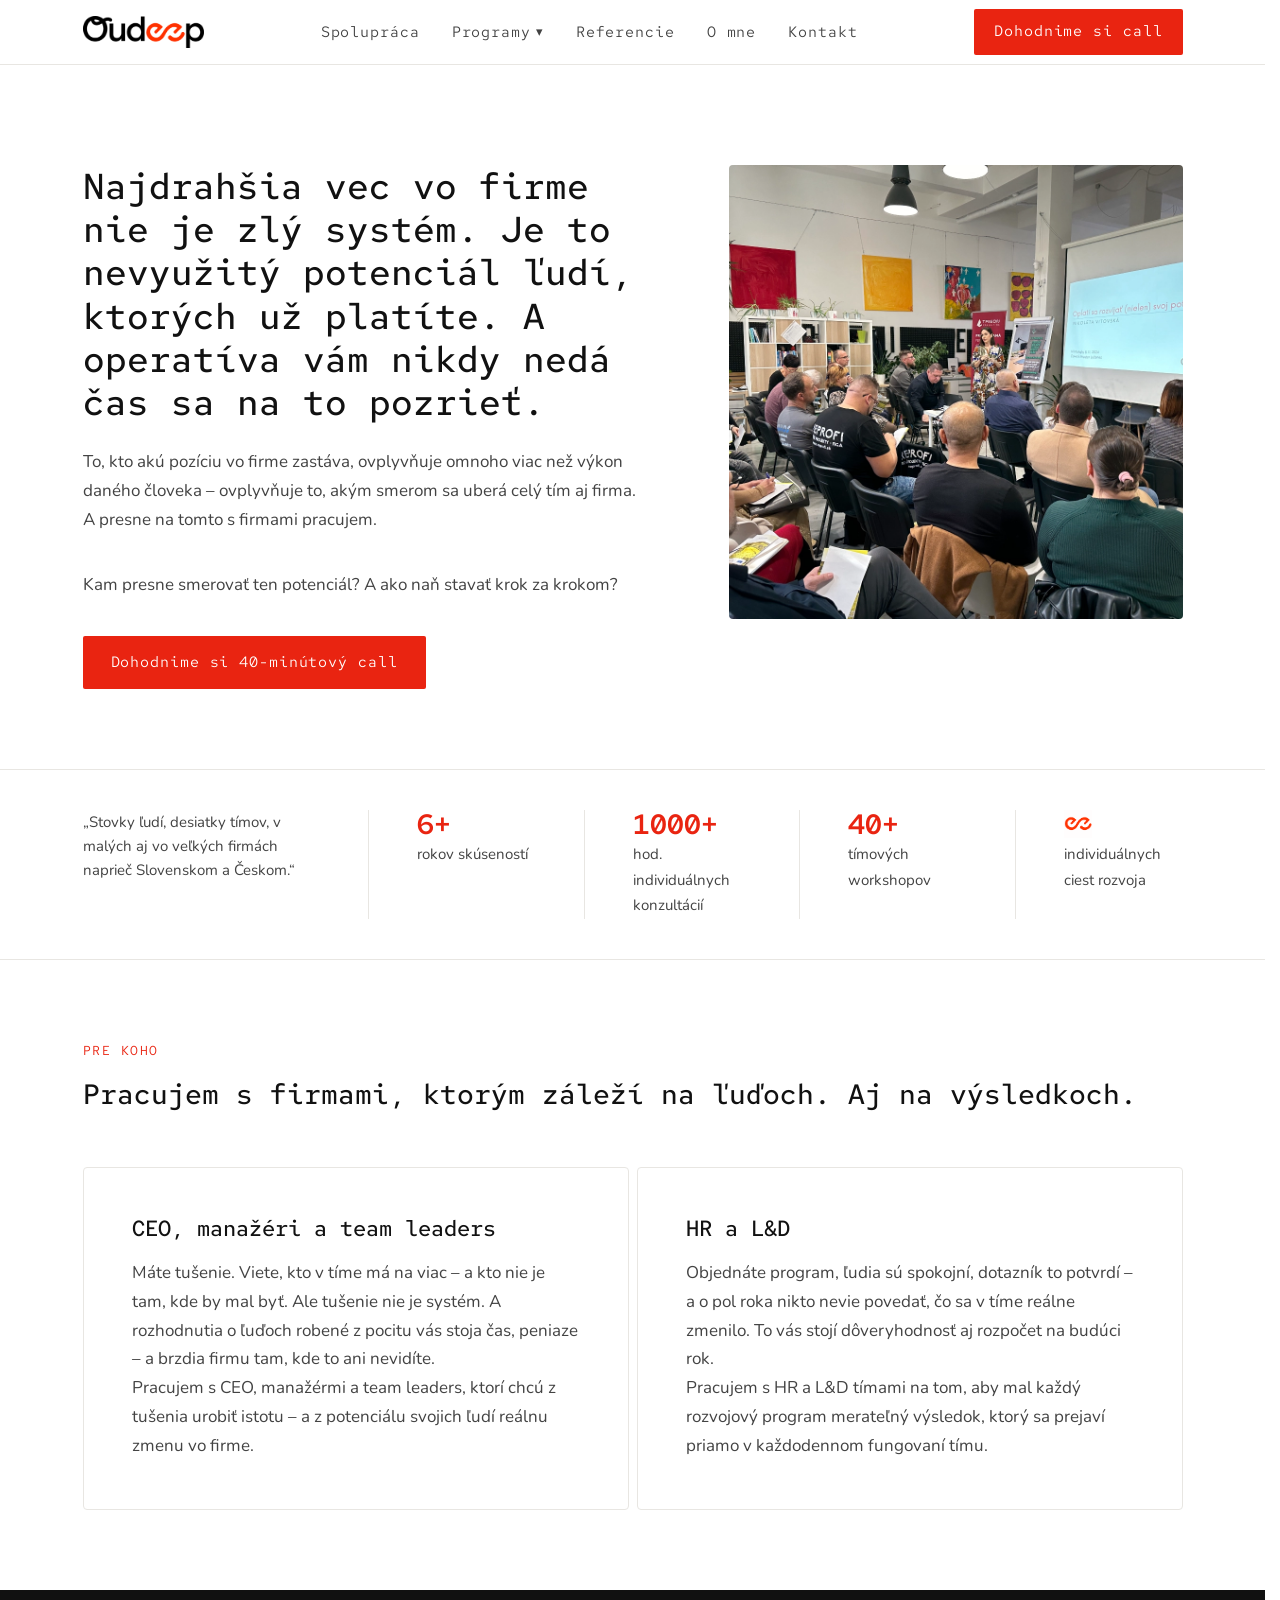
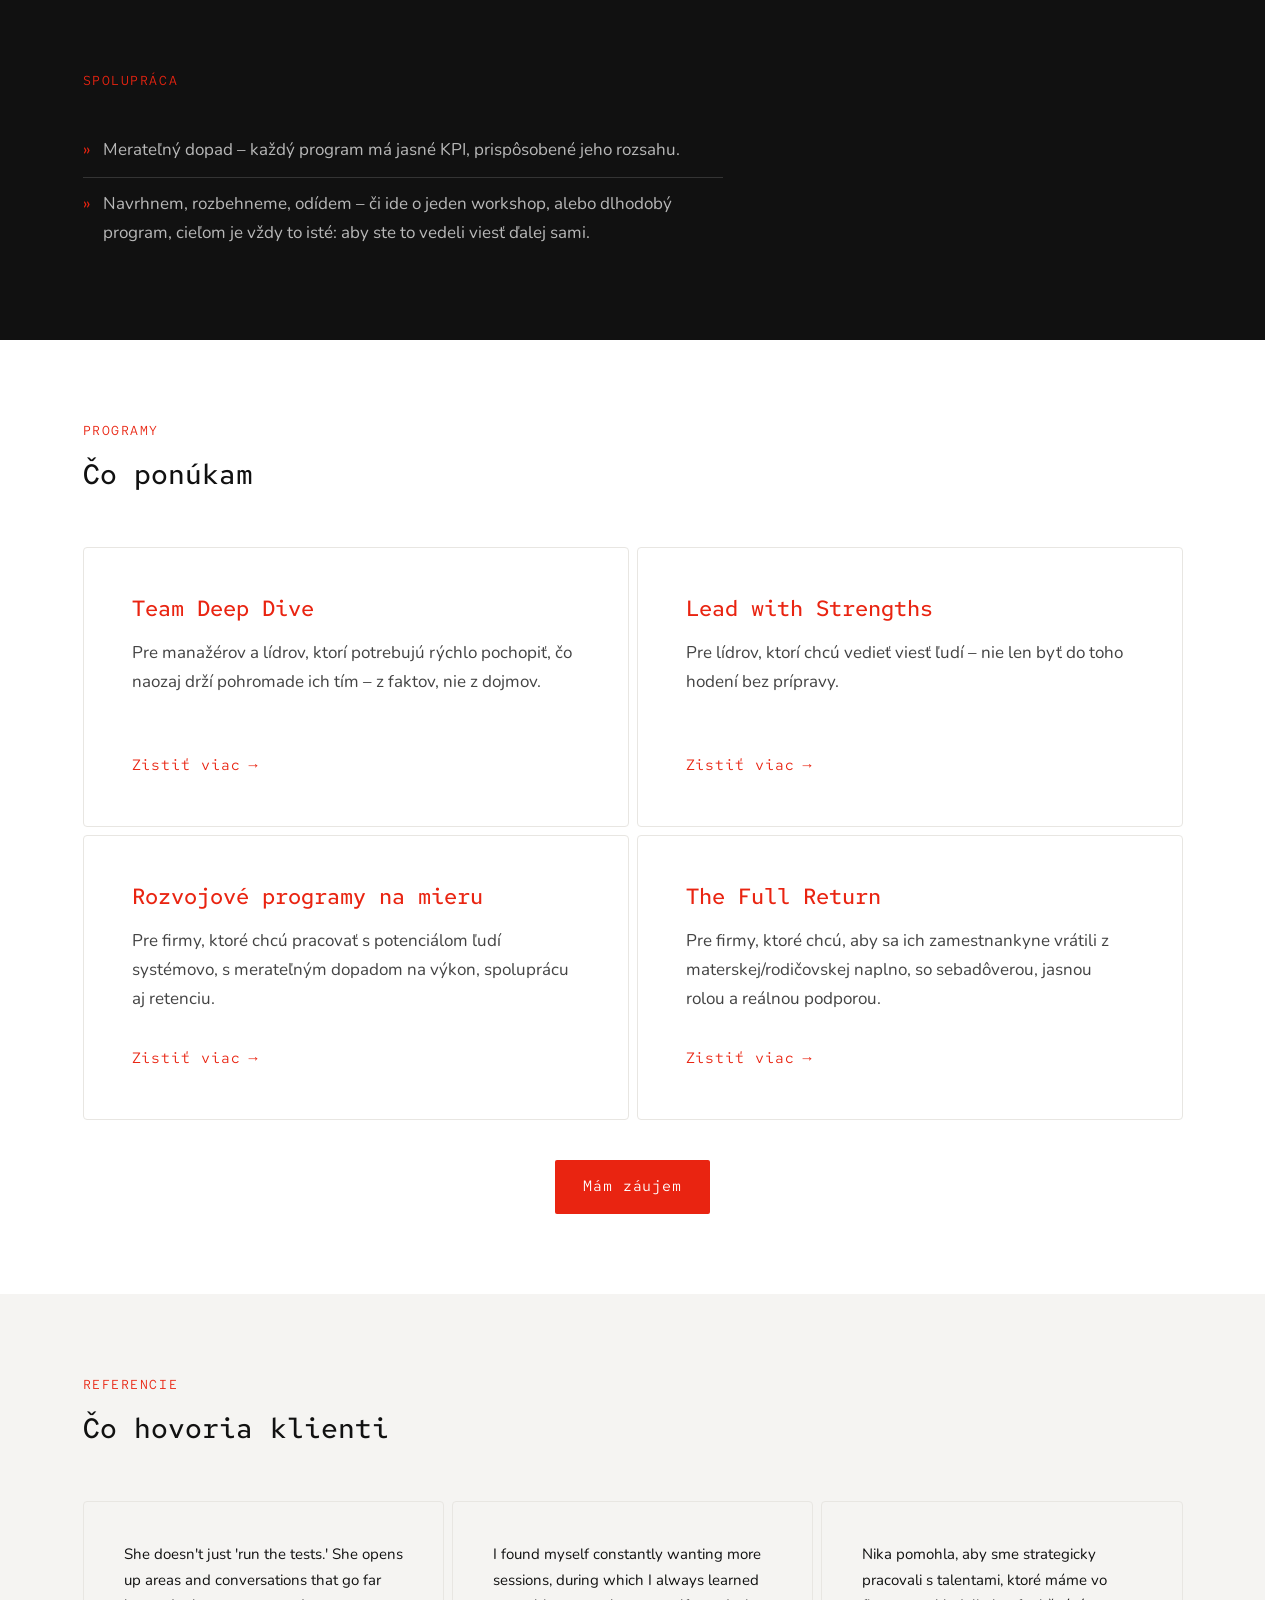
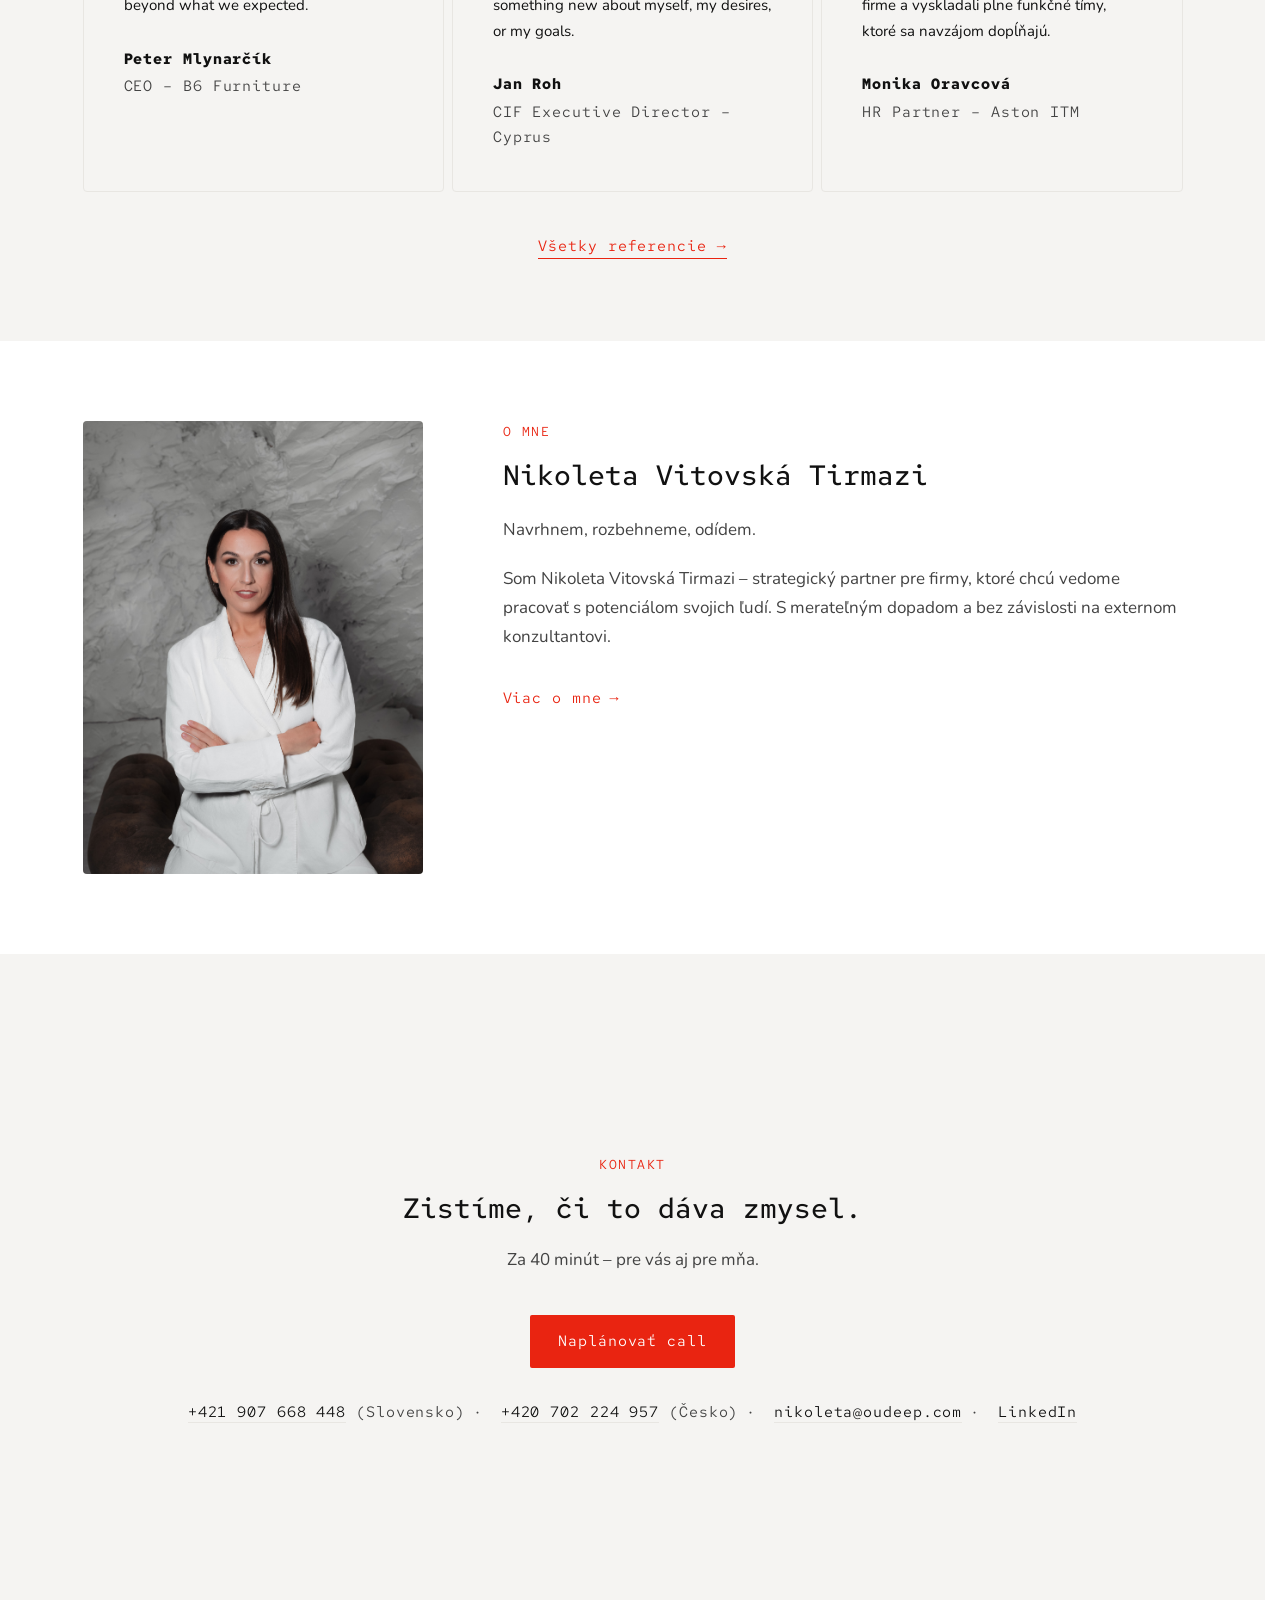
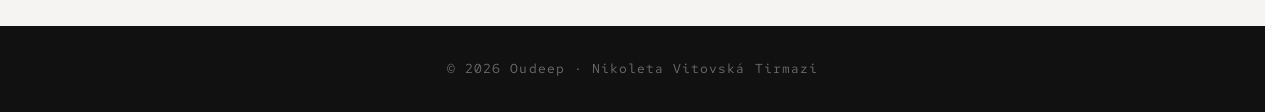
<file: index.html>
<!DOCTYPE html>
<html lang="sk">
<head>
<meta charset="UTF-8">
<meta name="viewport" content="width=device-width, initial-scale=1.0">
<title>Oudeep – Rozvoj ľudí, tímov, firiem</title>
<link rel="preconnect" href="https://fonts.googleapis.com">
<link href="https://fonts.googleapis.com/css2?family=Red+Hat+Mono:wght@400;500;600&family=Nunito:wght@400;500;600;700&display=swap" rel="stylesheet">
<link rel="stylesheet" href="css/style.css">
</head>
<body>

<!-- NAV -->
<nav>
  <div class="nav-inner">
    <a class="logo" href="#"><img src="media/oudeep-logo-300x79.png" alt="Oudeep"></a>
    <ul class="nav-links">
      <li><a href="#spolupráca">Spolupráca</a></li>
      <li class="nav-dropdown">
        <button class="nav-dropdown-toggle" onclick="toggleDropdown(this)">Programy</button>
        <div class="dropdown-menu">
          <a href="team-deep-dive.html">Team Deep Dive</a>
          <a href="lead-with-strengths.html">Lead with Strengths</a>
          <a href="the-full-return.html">The Full Return</a>
          <a href="programy-na-mieru.html">Rozvojové programy na mieru</a>
        </div>
      </li>
      <li><a href="referencie.html">Referencie</a></li>
      <li><a href="o-mne.html">O mne</a></li>
      <li><a href="#kontakt">Kontakt</a></li>
    </ul>
    <a class="nav-cta" href="https://calendar.app.google/rxbeNdomgocEqDAd6" target="_blank" rel="noopener">Dohodnime si call</a>
    <button class="nav-hamburger" onclick="toggleMenu(this)" aria-label="Menu">
      <span></span><span></span><span></span>
    </button>
  </div>
  <div class="nav-mobile" id="nav-mobile">
    <a href="#spolupráca" onclick="closeMenu()">Spolupráca</a>
    <a href="team-deep-dive.html" onclick="closeMenu()">Team Deep Dive</a>
    <a href="lead-with-strengths.html" onclick="closeMenu()">Lead with Strengths</a>
    <a href="the-full-return.html" onclick="closeMenu()">The Full Return</a>
    <a href="programy-na-mieru.html" onclick="closeMenu()">Rozvojové programy na mieru</a>
    <a href="referencie.html" onclick="closeMenu()">Referencie</a>
    <a href="o-mne.html" onclick="closeMenu()">O mne</a>
    <a href="#kontakt" onclick="closeMenu()">Kontakt</a>
    <a href="https://calendar.app.google/rxbeNdomgocEqDAd6" target="_blank" rel="noopener" onclick="closeMenu()">Dohodnime si call →</a>
  </div>
</nav>

<!-- HERO -->
<section class="hero">
  <div class="hero-inner">
    <div class="hero-text">
      <h1>Najdrahšia vec vo firme nie je zlý systém. Je to nevyužitý potenciál ľudí, ktorých už platíte. A operatíva vám nikdy nedá čas sa na to pozrieť.</h1>
      <p>To, kto akú pozíciu vo firme zastáva, ovplyvňuje omnoho viac než výkon daného človeka – ovplyvňuje to, akým smerom sa uberá celý tím aj firma. A presne na tomto s firmami pracujem.</p>
      <p>Kam presne smerovať ten potenciál? A ako naň stavať krok za krokom?</p>
      <a class="btn btn--red" href="https://calendar.app.google/rxbeNdomgocEqDAd6" target="_blank" rel="noopener">Dohodnime si 40-minútový call</a>
    </div>
    <div class="hero-image hero-image--square"><img src="media/oudeep-homepage-hero.webp" alt="Oudeep – tímový workshop"></div>
  </div>
</section>

<!-- PROOF BAR -->
<div class="proof-bar">
  <div class="proof-bar-inner">
    <div class="proof-item" style="flex:2;">
      <p style="font-size:var(--text-sm); color:var(--gray-text); line-height:1.6; max-width:340px;">„Stovky ľudí, desiatky tímov, v malých aj vo veľkých firmách naprieč Slovenskom a Českom.“</p>
    </div>
    <div class="proof-item">
      <div class="proof-number">6+</div>
      <div class="proof-desc">rokov skúseností</div>
    </div>
    <div class="proof-item">
      <div class="proof-number">1000+</div>
      <div class="proof-desc">hod. individuálnych konzultácií</div>
    </div>
    <div class="proof-item">
      <div class="proof-number">40+</div>
      <div class="proof-desc">tímových workshopov</div>
    </div>
    <div class="proof-item">
      <div class="proof-number"><img src="media/cropped-oudeep-favicon-75x75.png" alt="" class="proof-icon"></div>
      <div class="proof-desc">individuálnych ciest rozvoja</div>
    </div>
  </div>
</div>

<!-- PRE KOHO -->
<section class="section">
  <div class="container">
    <span class="label">Pre koho</span>
    <h2>Pracujem s firmami, ktorým záleží na ľuďoch. Aj na výsledkoch.</h2>
    <div class="pre-koho-grid">
      <div class="pre-koho-block">
        <h3>CEO, manažéri a team leaders</h3>
        <p>Máte tušenie. Viete, kto v tíme má na viac – a kto nie je tam, kde by mal byť. Ale tušenie nie je systém. A rozhodnutia o ľuďoch robené z pocitu vás stoja čas, peniaze – a brzdia firmu tam, kde to ani nevidíte.</p>
        <p>Pracujem s CEO, manažérmi a team leaders, ktorí chcú z tušenia urobiť istotu – a z potenciálu svojich ľudí reálnu zmenu vo firme.</p>
      </div>
      <div class="pre-koho-block">
        <h3>HR a L&D</h3>
        <p>Objednáte program, ľudia sú spokojní, dotazník to potvrdí – a o pol roka nikto nevie povedať, čo sa v tíme reálne zmenilo. To vás stojí dôveryhodnosť aj rozpočet na budúci rok.</p>
        <p>Pracujem s HR a L&D tímami na tom, aby mal každý rozvojový program merateľný výsledok, ktorý sa prejaví priamo v každodennom fungovaní tímu.</p>
      </div>
    </div>
  </div>
</section>

<!-- SPOLUPRÁCA -->
<section class="section section--dark" id="spolupráca">
  <div class="container">
    <span class="label">Spolupráca</span>
    <ul class="lws-list spolupraca-simple">
      <li>Merateľný dopad – každý program má jasné KPI, prispôsobené jeho rozsahu.</li>
      <li>Navrhnem, rozbehneme, odídem – či ide o jeden workshop, alebo dlhodobý program, cieľom je vždy to isté: aby ste to vedeli viesť ďalej sami.</li>
    </ul>
  </div>
</section>

<!-- PROGRAMY -->
<section class="section" id="programy">
  <div class="container">
    <span class="label">Programy</span>
    <h2>Čo ponúkam</h2>
    <div class="programy-grid">
      <a class="program-karta" href="team-deep-dive.html">
        <div>
          <h3>Team Deep Dive</h3>
          <p>Pre manažérov a lídrov, ktorí potrebujú rýchlo pochopiť, čo naozaj drží pohromade ich tím – z faktov, nie z dojmov.</p>
        </div>
        <span class="program-link">Zistiť viac</span>
      </a>
      <a class="program-karta" href="lead-with-strengths.html">
        <div>
          <h3>Lead with Strengths</h3>
          <p>Pre lídrov, ktorí chcú vedieť viesť ľudí – nie len byť do toho hodení bez prípravy.</p>
        </div>
        <span class="program-link">Zistiť viac</span>
      </a>
      <a class="program-karta" href="programy-na-mieru.html">
        <div>
          <h3>Rozvojové programy na mieru</h3>
          <p>Pre firmy, ktoré chcú pracovať s potenciálom ľudí systémovo, s merateľným dopadom na výkon, spoluprácu aj retenciu.</p>
        </div>
        <span class="program-link">Zistiť viac</span>
      </a>
      <a class="program-karta" href="the-full-return.html">
        <div>
          <h3>The Full Return</h3>
          <p>Pre firmy, ktoré chcú, aby sa ich zamestnankyne vrátili z materskej/rodičovskej naplno, so sebadôverou, jasnou rolou a reálnou podporou.</p>
        </div>
        <span class="program-link">Zistiť viac</span>
      </a>
    </div>
    <div style="text-align:center; margin-top:40px;">
      <a class="btn btn--red" href="https://calendar.app.google/rxbeNdomgocEqDAd6" target="_blank" rel="noopener">Mám záujem</a>
    </div>
  </div>
</section>

<!-- REFERENCIE -->
<section class="section section--gray" id="referencie">
  <div class="container">
    <span class="label">Referencie</span>
    <h2>Čo hovoria klienti</h2>
    <div class="referencie-grid">
      <div class="referencia">
        <p class="referencia-text">She doesn't just 'run the tests.' She opens up areas and conversations that go far beyond what we expected.</p>
        <div class="referencia-autor">
          <strong>Peter Mlynarčík</strong>
          <span>CEO – B6 Furniture</span>
        </div>
      </div>
      <div class="referencia">
        <p class="referencia-text">I found myself constantly wanting more sessions, during which I always learned something new about myself, my desires, or my goals.</p>
        <div class="referencia-autor">
          <strong>Jan Roh</strong>
          <span>CIF Executive Director – Cyprus</span>
        </div>
      </div>
      <div class="referencia">
        <p class="referencia-text">Nika pomohla, aby sme strategicky pracovali s talentami, ktoré máme vo firme a vyskladali plne funkčné tímy, ktoré sa navzájom dopĺňajú.</p>
        <div class="referencia-autor">
          <strong>Monika Oravcová</strong>
          <span>HR Partner – Aston ITM</span>
        </div>
      </div>
    </div>
    <div class="referencie-link">
      <a href="referencie.html">Všetky referencie →</a>
    </div>
  </div>
</section>

<!-- O MNE -->
<section class="section" id="o-mne">
  <div class="container">
    <div class="o-mne-inner">
      <div class="o-mne-foto"><img src="media/oudeep-nikoleta-tirmazi-vitovska-hp-bottom.webp" alt="Nikoleta Vitovská Tirmazi"></div>
      <div class="o-mne-text">
        <span class="label">O mne</span>
        <h2 style="margin-bottom:24px;">Nikoleta Vitovská Tirmazi</h2>
        <p>Navrhnem, rozbehneme, odídem.</p>
        <p>Som Nikoleta Vitovská Tirmazi – strategický partner pre firmy, ktoré chcú vedome pracovať s potenciálom svojich ľudí. S merateľným dopadom a bez závislosti na externom konzultantovi.</p>
        <a class="program-link" href="o-mne.html">Viac o mne</a>
      </div>
    </div>
  </div>
</section>

<!-- CTA ZÁVER -->
<section class="section section--gray" id="kontakt">
  <div class="container">
    <div class="cta-zaver">
      <span class="label">Kontakt</span>
      <h2>Zistíme, či to dáva zmysel.</h2>
      <p>Za 40 minút – pre vás aj pre mňa.</p>
      <a class="btn btn--red" href="https://calendar.app.google/rxbeNdomgocEqDAd6" target="_blank" rel="noopener">Naplánovať call</a>
      <div class="cta-contact">
        <span><a href="tel:+421907668448">+421 907 668 448</a> (Slovensko)</span>
        <span><a href="tel:+420702224957">+420 702 224 957</a> (Česko)</span>
        <span><a href="mailto:nikoleta@oudeep.com">nikoleta@oudeep.com</a></span>
        <span><a href="https://linkedin.com/in/nikoleta-v-tirmazi" target="_blank">LinkedIn</a></span>
      </div>
    </div>
  </div>
</section>

<!-- FOOTER -->
<footer>
  <div class="container">
    © 2026 Oudeep · Nikoleta Vitovská Tirmazi
  </div>
</footer>

<script src="js/main.js"></script>
</body>
</html>
</file>
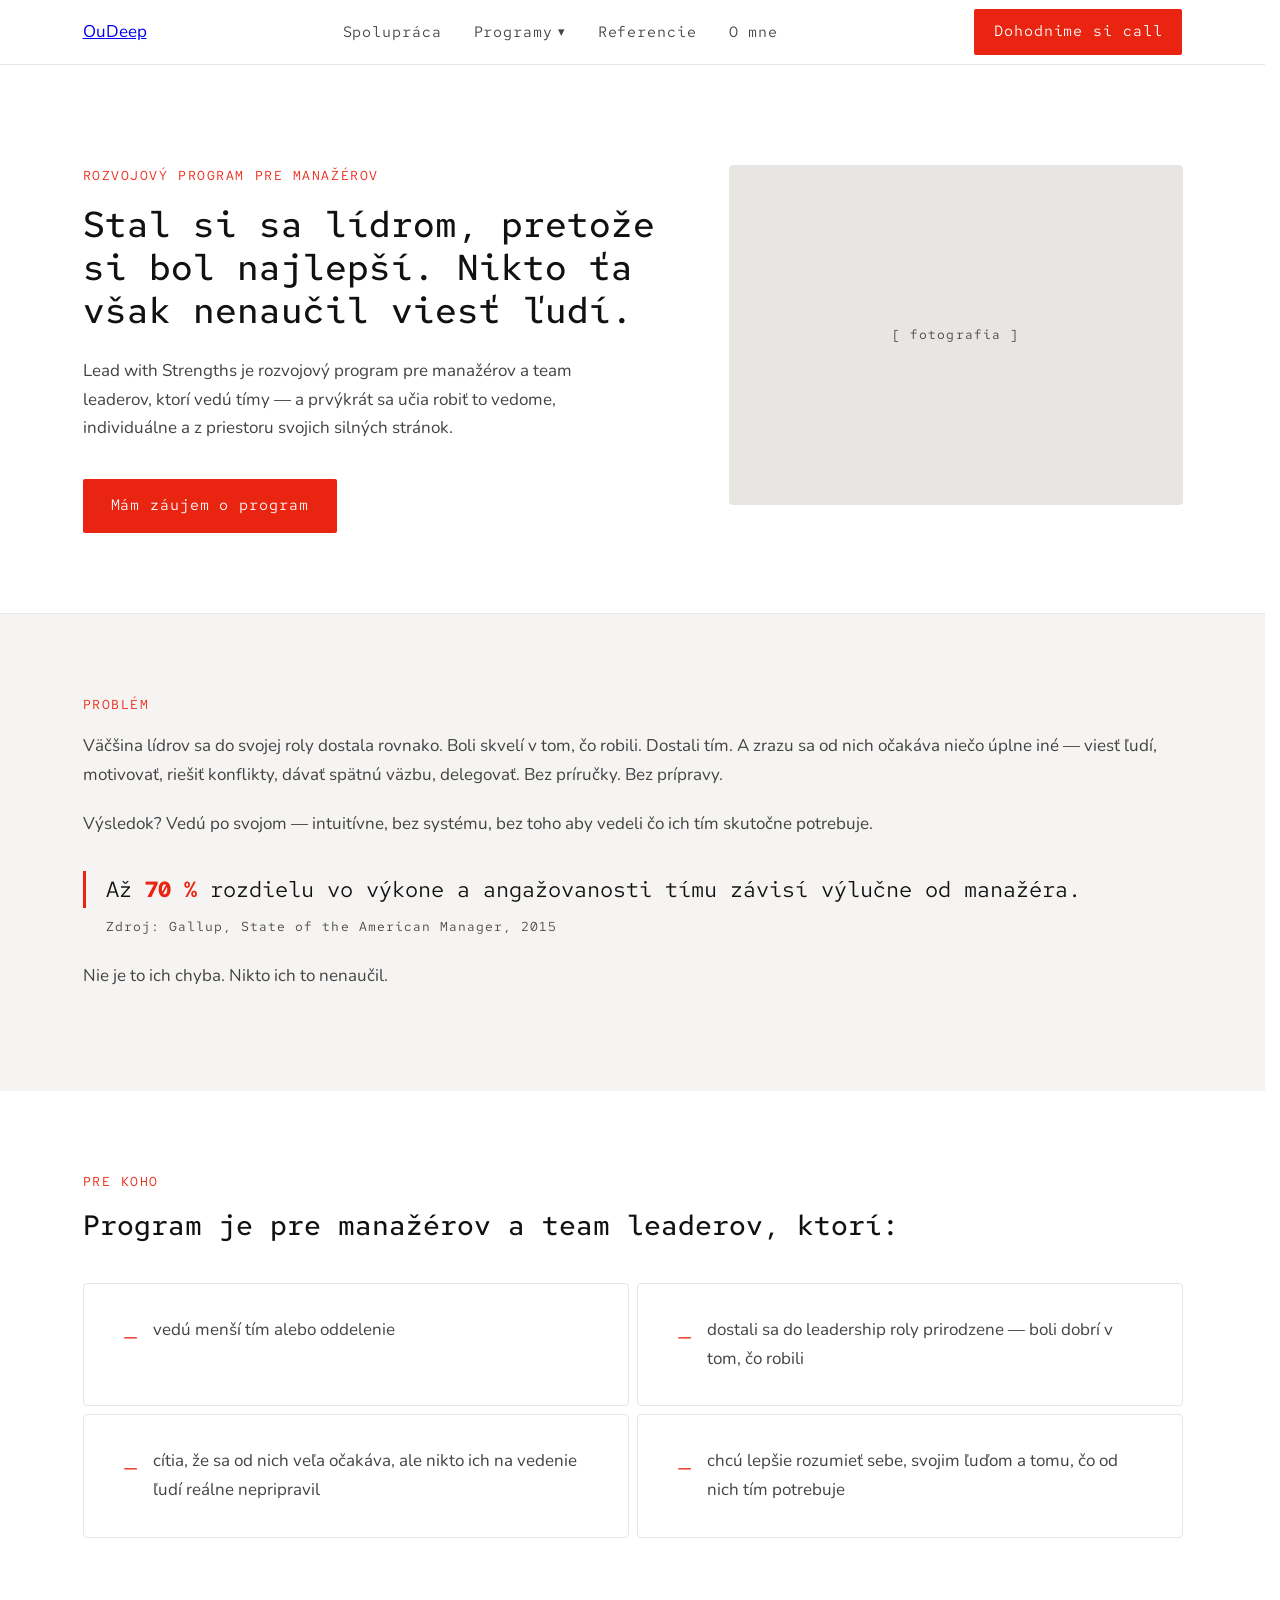
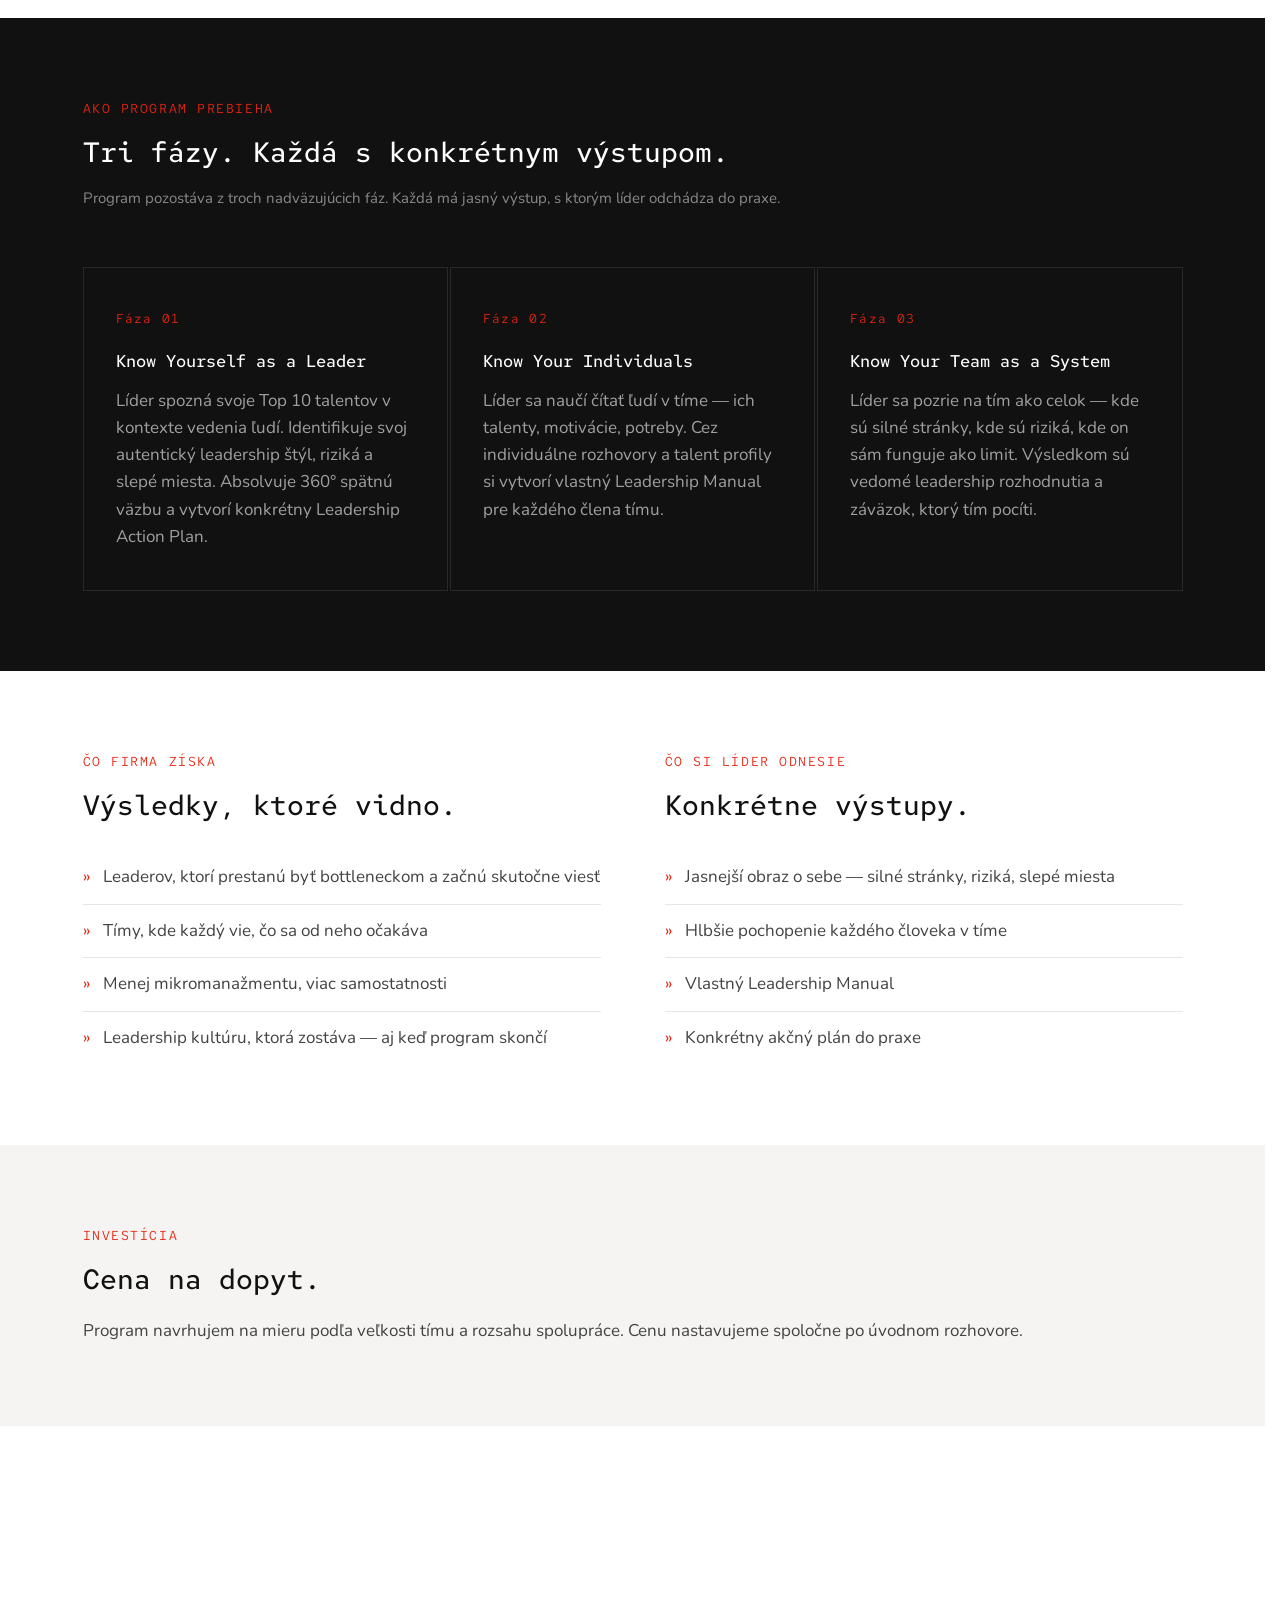
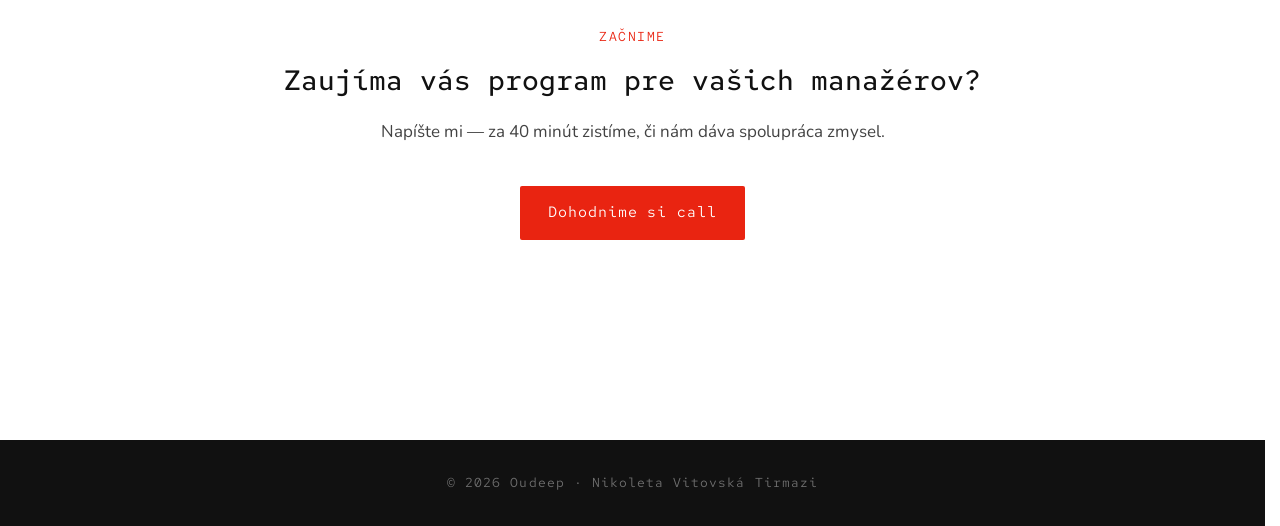
<file: lead-with-strenghts.html>
<!DOCTYPE html>
<html lang="sk">
<head>
<meta charset="UTF-8">
<meta name="viewport" content="width=device-width, initial-scale=1.0">
<title>Lead with Strengths — Oudeep</title>
<link rel="preconnect" href="https://fonts.googleapis.com">
<link href="https://fonts.googleapis.com/css2?family=Red+Hat+Mono:wght@400;500;600&family=Nunito:wght@400;500;600&display=swap" rel="stylesheet">
<link rel="stylesheet" href="css/style.css">
</head>
<body>

<!-- NAV -->
<nav>
  <div class="nav-inner">
    <a class="logo" href="index.html">Ou<span>Deep</span></a>
    <ul class="nav-links">
      <li><a href="index.html#spolupráca">Spolupráca</a></li>
      <li class="nav-dropdown">
        <button class="nav-dropdown-toggle" onclick="toggleDropdown(this)">Programy</button>
        <div class="dropdown-menu">
          <a href="lead-with-strengths.html">Lead with Strengths</a>
          <a href="the-full-return.html">The Full Return</a>
          <a href="programy-na-mieru.html">Rozvojové programy na mieru</a>
          <a href="referencie.html">Referencie</a>
        </div>
      </li>
      <li><a href="index.html#referencie">Referencie</a></li>
      <li><a href="index.html#o-mne">O mne</a></li>
    </ul>
    <a class="nav-cta" href="#">Dohodnime si call</a>
    <button class="nav-hamburger" onclick="toggleMenu(this)" aria-label="Menu">
      <span></span><span></span><span></span>
    </button>
  </div>
  <div class="nav-mobile" id="nav-mobile">
    <a href="index.html#spolupráca" onclick="closeMenu()">Spolupráca</a>
    <a href="lead-with-strengths.html" onclick="closeMenu()">Lead with Strengths</a>
    <a href="the-full-return.html" onclick="closeMenu()">The Full Return</a>
    <a href="programy-na-mieru.html" onclick="closeMenu()">Rozvojové programy na mieru</a>
    <a href="referencie.html" onclick="closeMenu()">Referencie</a>
    <a href="index.html#o-mne" onclick="closeMenu()">O mne</a>
    <a href="#" onclick="closeMenu()">Dohodnime si call →</a>
  </div>
</nav>

<!-- HERO -->
<section class="hero">
  <div class="hero-inner">
    <div class="hero-text">
      <span class="label">Rozvojový program pre manažérov</span>
      <h1>Stal si sa lídrom, pretože si bol najlepší. Nikto ťa však nenaučil viesť ľudí.</h1>
      <p>Lead with Strengths je rozvojový program pre manažérov a team leaderov, ktorí vedú tímy — a prvýkrát sa učia robiť to vedome, individuálne a z priestoru svojich silných stránok.</p>
      <a class="btn btn--red" href="#">Mám záujem o program</a>
    </div>
    <div class="hero-image">[ fotografia ]</div>
  </div>
</section>

<!-- PROBLÉM -->
<section class="section section--gray">
  <div class="container">
    <div class="problem-inner">
      <span class="label">Problém</span>
      <div class="problem-grid">
        <div class="problem-text">
          <p>Väčšina lídrov sa do svojej roly dostala rovnako. Boli skvelí v tom, čo robili. Dostali tím. A zrazu sa od nich očakáva niečo úplne iné — viesť ľudí, motivovať, riešiť konflikty, dávať spätnú väzbu, delegovať. Bez príručky. Bez prípravy.</p>
          <p>Výsledok? Vedú po svojom — intuitívne, bez systému, bez toho aby vedeli čo ich tím skutočne potrebuje.</p>
          <p class="problem-stat">Až <strong>70 %</strong> rozdielu vo výkone a angažovanosti tímu závisí výlučne od manažéra.</p>
          <p class="problem-source">Zdroj: Gallup, State of the American Manager, 2015</p>
          <p>Nie je to ich chyba. Nikto ich to nenaučil.</p>
        </div>
      </div>
    </div>
  </div>
</section>

<!-- PRE KOHO -->
<section class="section">
  <div class="container">
    <span class="label">Pre koho</span>
    <h2>Program je pre manažérov a team leaderov, ktorí:</h2>
    <div class="lws-prekoho-grid">
      <div class="lws-prekoho-item">
        <span class="lws-prekoho-num">—</span>
        <p>vedú menší tím alebo oddelenie</p>
      </div>
      <div class="lws-prekoho-item">
        <span class="lws-prekoho-num">—</span>
        <p>dostali sa do leadership roly prirodzene — boli dobrí v tom, čo robili</p>
      </div>
      <div class="lws-prekoho-item">
        <span class="lws-prekoho-num">—</span>
        <p>cítia, že sa od nich veľa očakáva, ale nikto ich na vedenie ľudí reálne nepripravil</p>
      </div>
      <div class="lws-prekoho-item">
        <span class="lws-prekoho-num">—</span>
        <p>chcú lepšie rozumieť sebe, svojim ľuďom a tomu, čo od nich tím potrebuje</p>
      </div>
    </div>
  </div>
</section>

<!-- FÁZY PROGRAMU -->
<section class="section section--dark">
  <div class="container">
    <span class="label">Ako program prebieha</span>
    <h2 style="color:var(--white); margin-bottom: 16px;">Tri fázy. Každá s konkrétnym výstupom.</h2>
    <p style="color:rgba(255,255,255,0.5); margin-bottom: 56px; font-size:15px;">Program pozostáva z troch nadväzujúcich fáz. Každá má jasný výstup, s ktorým líder odchádza do praxe.</p>
    <div class="fazy-grid">
      <div class="faza">
        <span class="faza-num">Fáza 01</span>
        <h3>Know Yourself as a Leader</h3>
        <p>Líder spozná svoje Top 10 talentov v kontexte vedenia ľudí. Identifikuje svoj autentický leadership štýl, riziká a slepé miesta. Absolvuje 360° spätnú väzbu a vytvorí konkrétny Leadership Action Plan.</p>
      </div>
      <div class="faza">
        <span class="faza-num">Fáza 02</span>
        <h3>Know Your Individuals</h3>
        <p>Líder sa naučí čítať ľudí v tíme — ich talenty, motivácie, potreby. Cez individuálne rozhovory a talent profily si vytvorí vlastný Leadership Manual pre každého člena tímu.</p>
      </div>
      <div class="faza">
        <span class="faza-num">Fáza 03</span>
        <h3>Know Your Team as a System</h3>
        <p>Líder sa pozrie na tím ako celok — kde sú silné stránky, kde sú riziká, kde on sám funguje ako limit. Výsledkom sú vedomé leadership rozhodnutia a záväzok, ktorý tím pocíti.</p>
      </div>
    </div>
  </div>
</section>

<!-- ČO SI LÍDER ODNESIE -->
<section class="section">
  <div class="container">
    <div class="lws-two-col">
      <div>
        <span class="label">Čo firma získa</span>
        <h2>Výsledky, ktoré vidno.</h2>
        <ul class="lws-list">
          <li>Leaderov, ktorí prestanú byť bottleneckom a začnú skutočne viesť</li>
          <li>Tímy, kde každý vie, čo sa od neho očakáva</li>
          <li>Menej mikromanažmentu, viac samostatnosti</li>
          <li>Leadership kultúru, ktorá zostáva — aj keď program skončí</li>
        </ul>
      </div>
      <div>
        <span class="label">Čo si líder odnesie</span>
        <h2>Konkrétne výstupy.</h2>
        <ul class="lws-list">
          <li>Jasnejší obraz o sebe — silné stránky, riziká, slepé miesta</li>
          <li>Hlbšie pochopenie každého človeka v tíme</li>
          <li>Vlastný Leadership Manual</li>
          <li>Konkrétny akčný plán do praxe</li>
        </ul>
      </div>
    </div>
  </div>
</section>

<!-- CENA -->
<section class="section section--gray">
  <div class="container">
    <div class="cena-block">
      <span class="label">Investícia</span>
      <h2>Cena na dopyt.</h2>
      <p>Program navrhujem na mieru podľa veľkosti tímu a rozsahu spolupráce. Cenu nastavujeme spoločne po úvodnom rozhovore.</p>
    </div>
  </div>
</section>

<!-- CTA -->
<section class="section">
  <div class="container">
    <div class="cta-zaver">
      <span class="label">Začnime</span>
      <h2>Zaujíma vás program pre vašich manažérov?</h2>
      <p>Napíšte mi — za 40 minút zistíme, či nám dáva spolupráca zmysel.</p>
      <a class="btn btn--red" href="#">Dohodnime si call</a>
    </div>
  </div>
</section>

<!-- FOOTER -->
<footer>
  <div class="container">
    © 2026 Oudeep · Nikoleta Vitovská Tirmazi
  </div>
</footer>

<script src="js/main.js"></script>
</body>
</html>
</file>
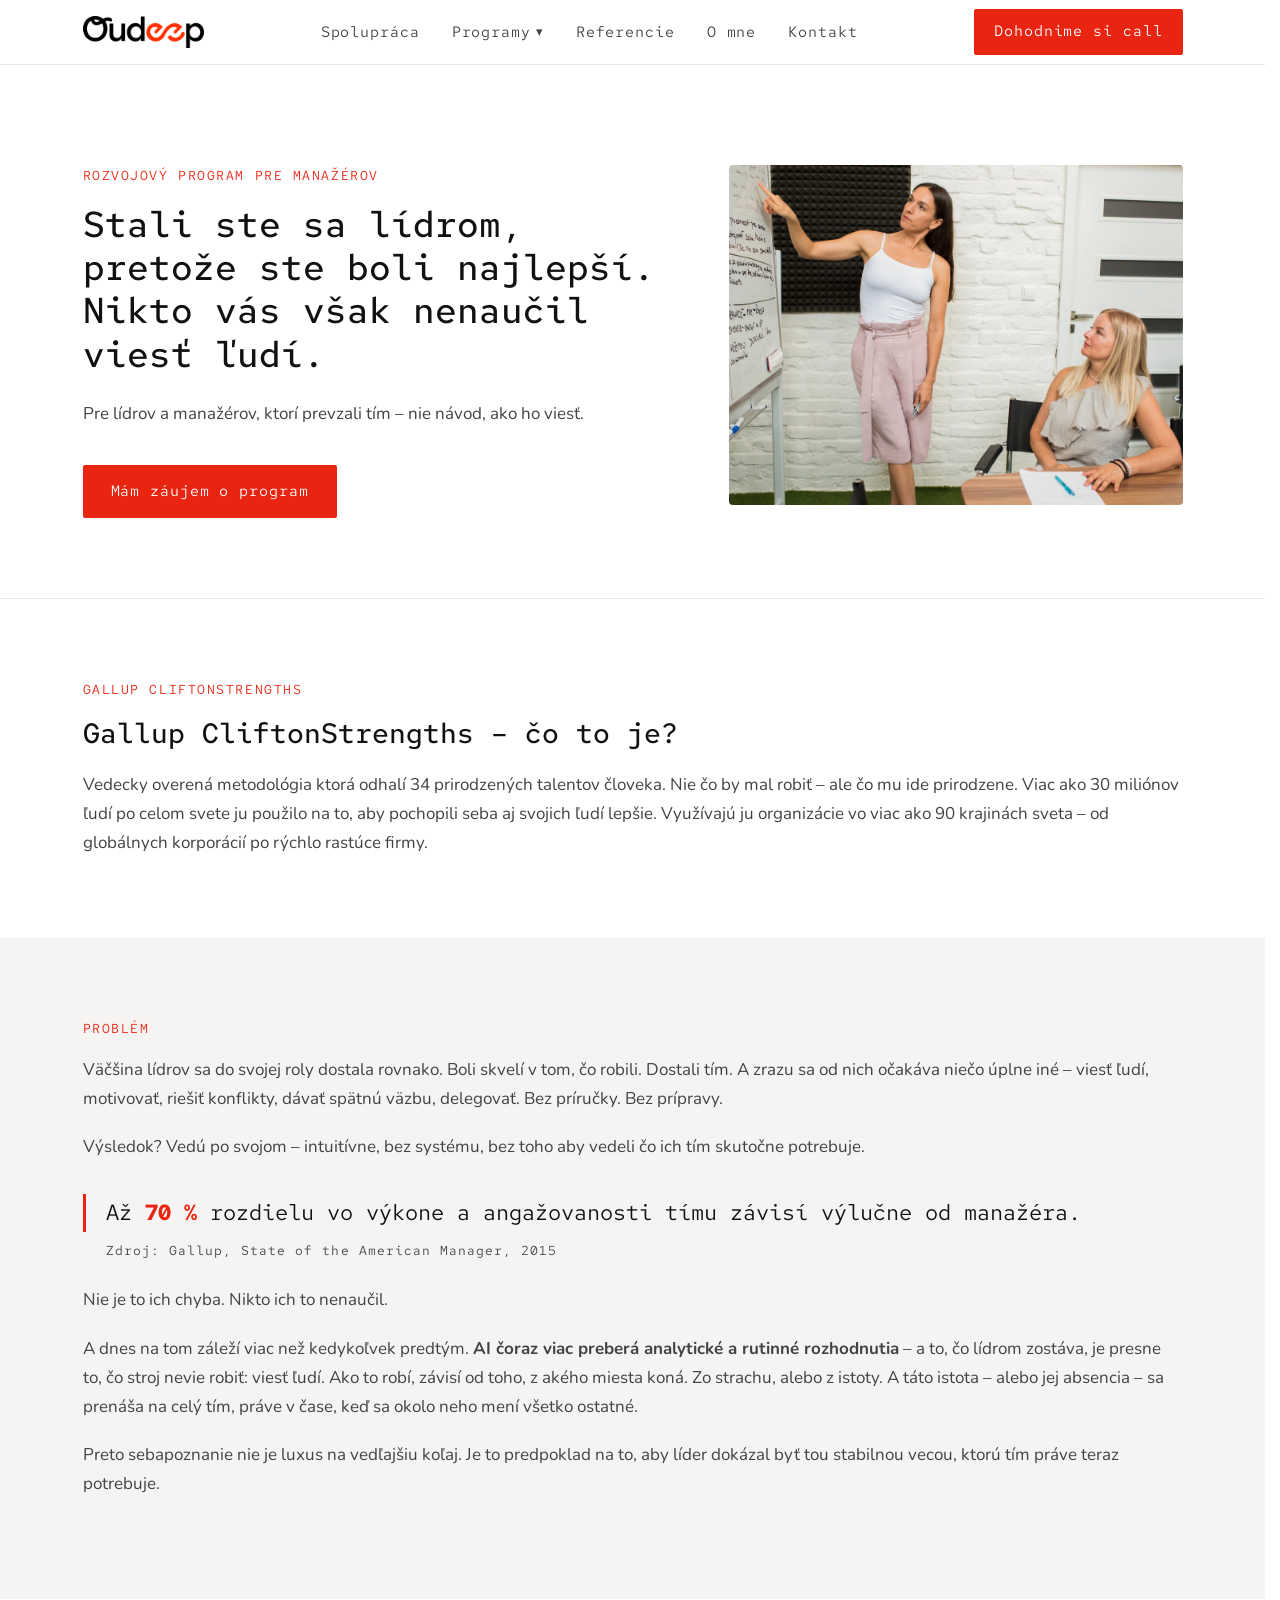
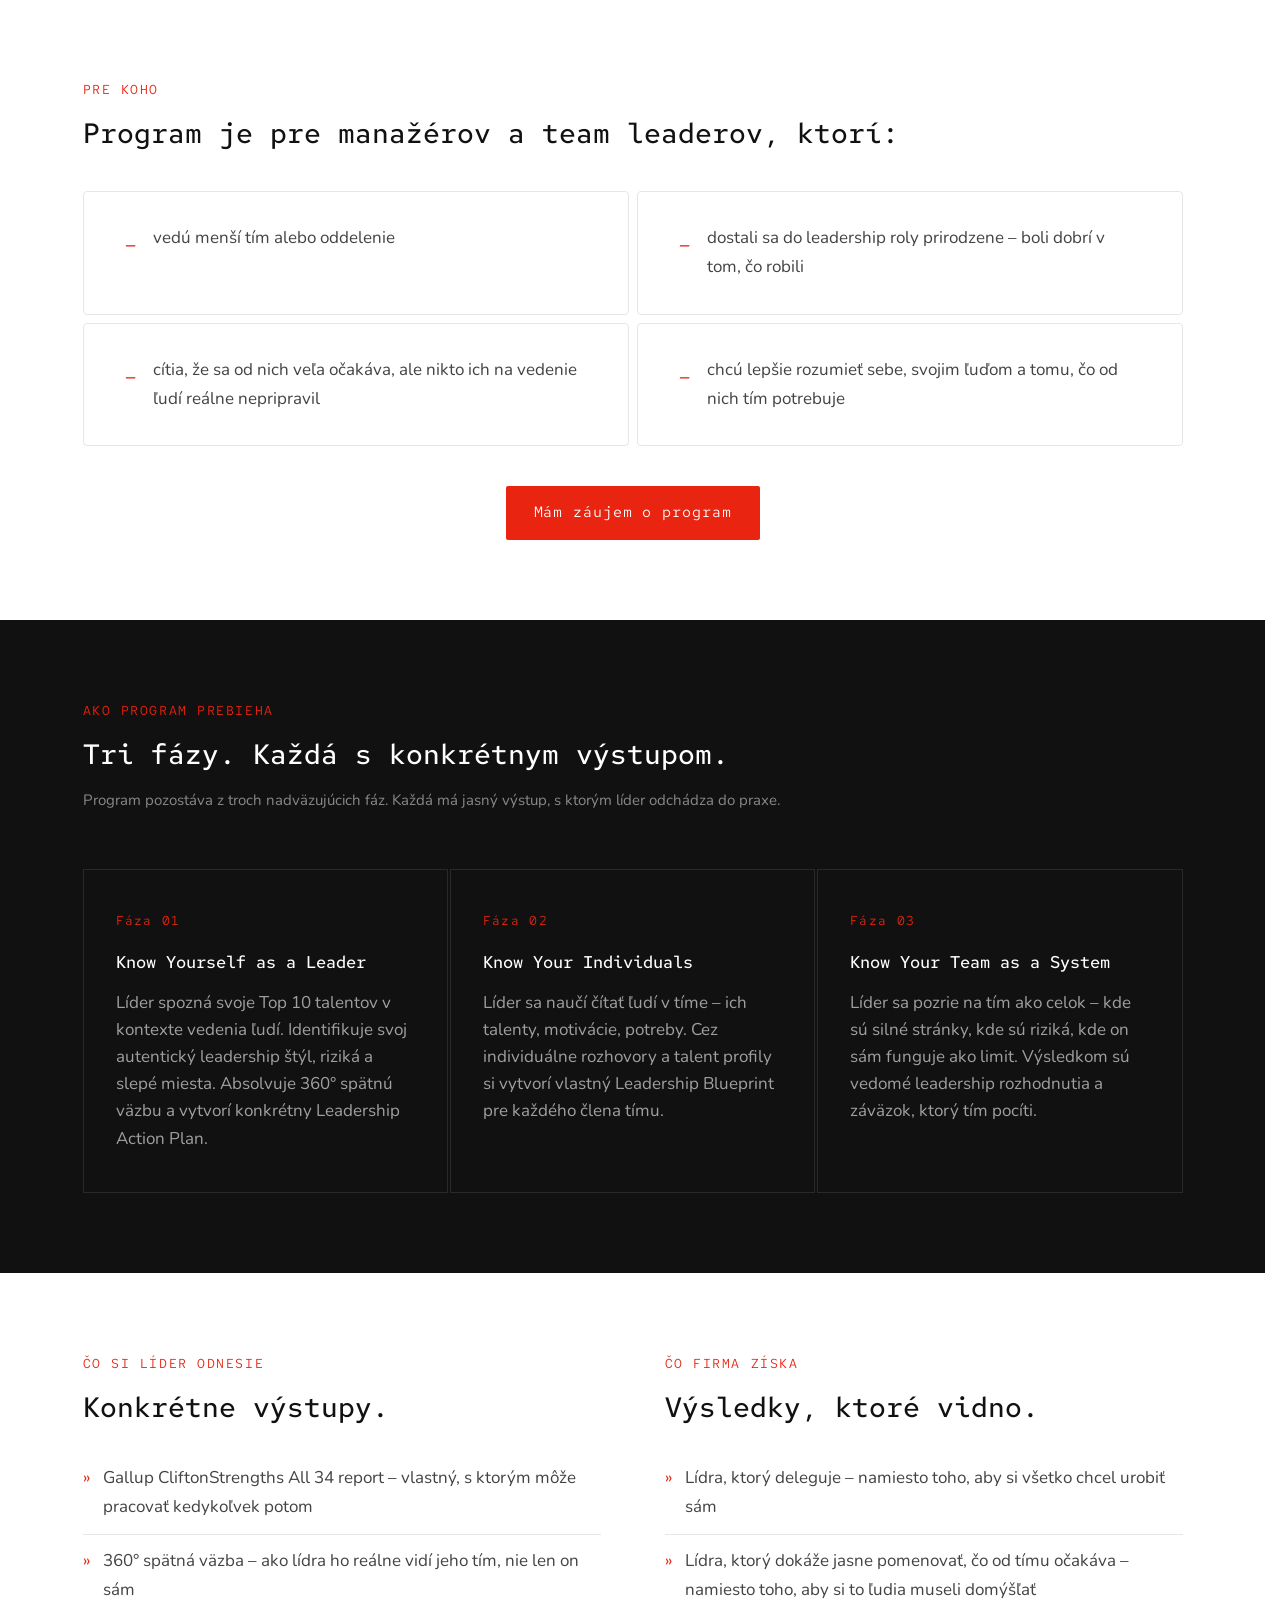
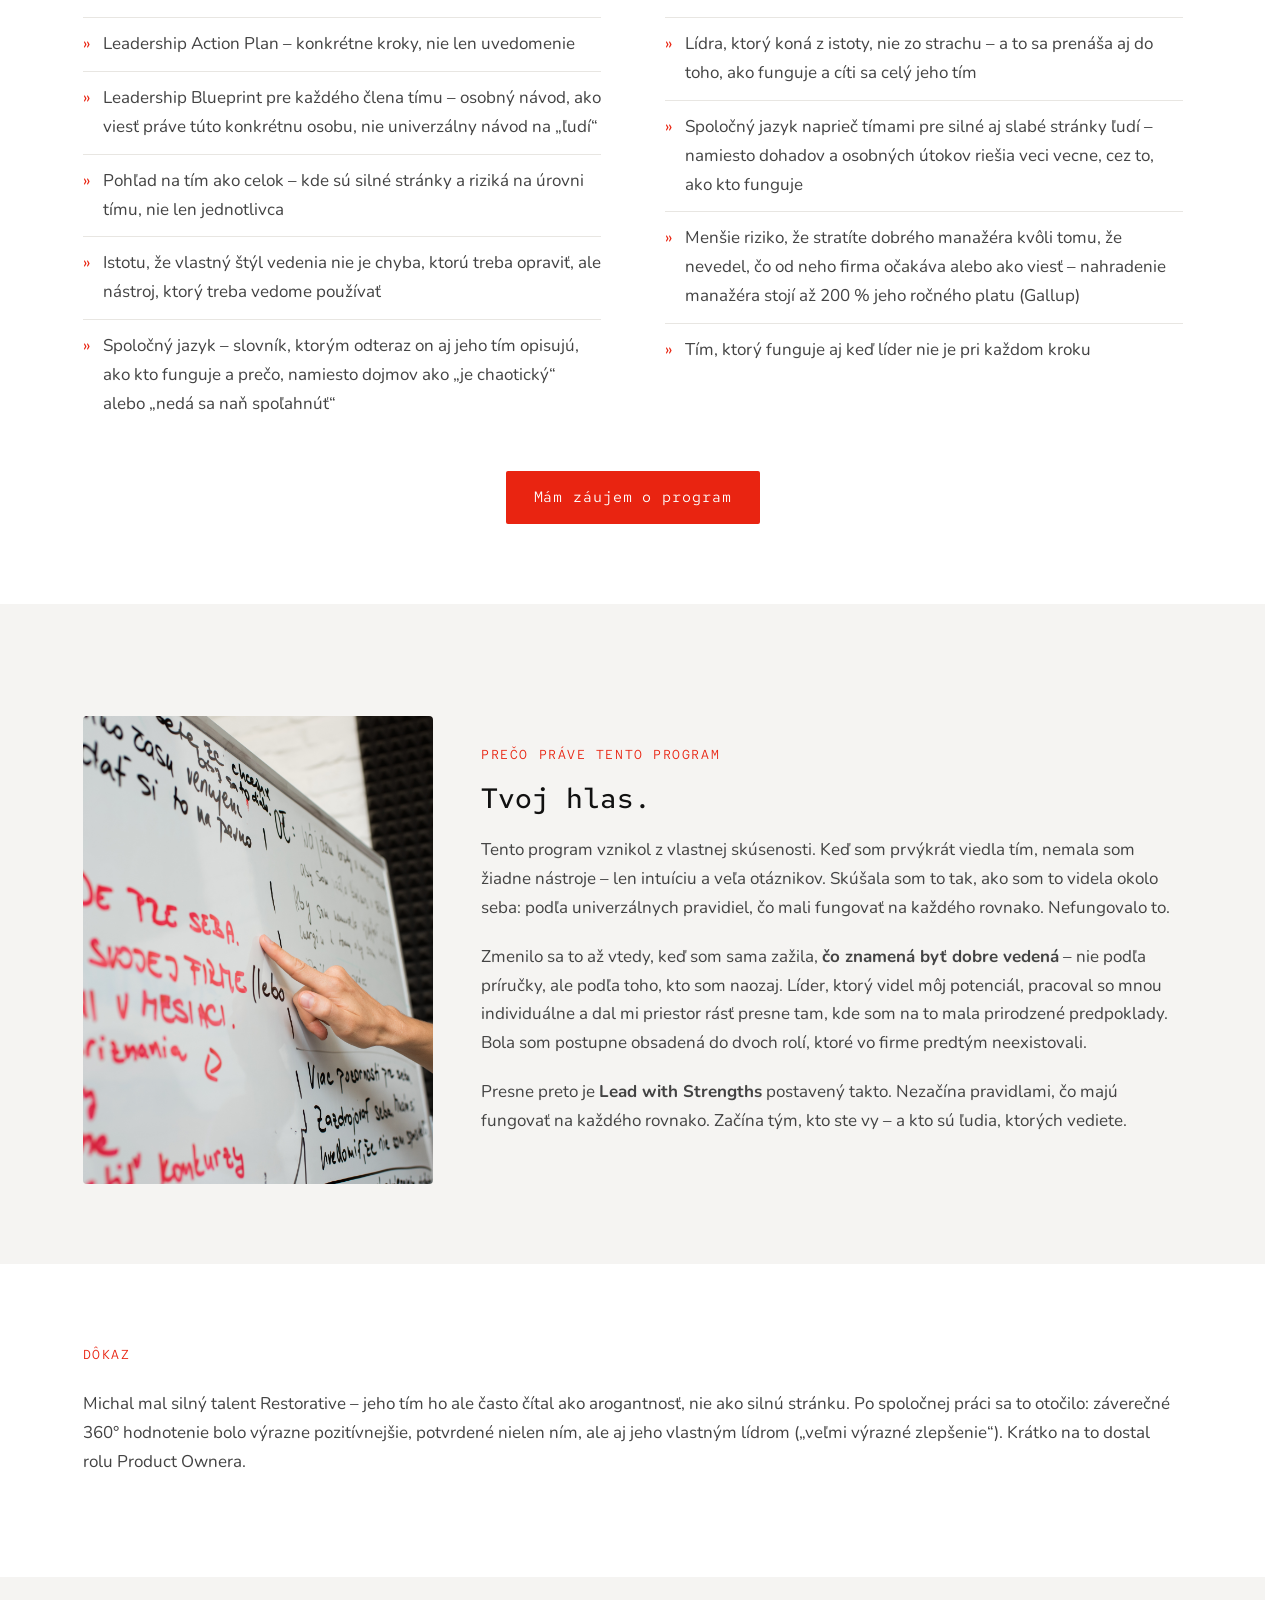
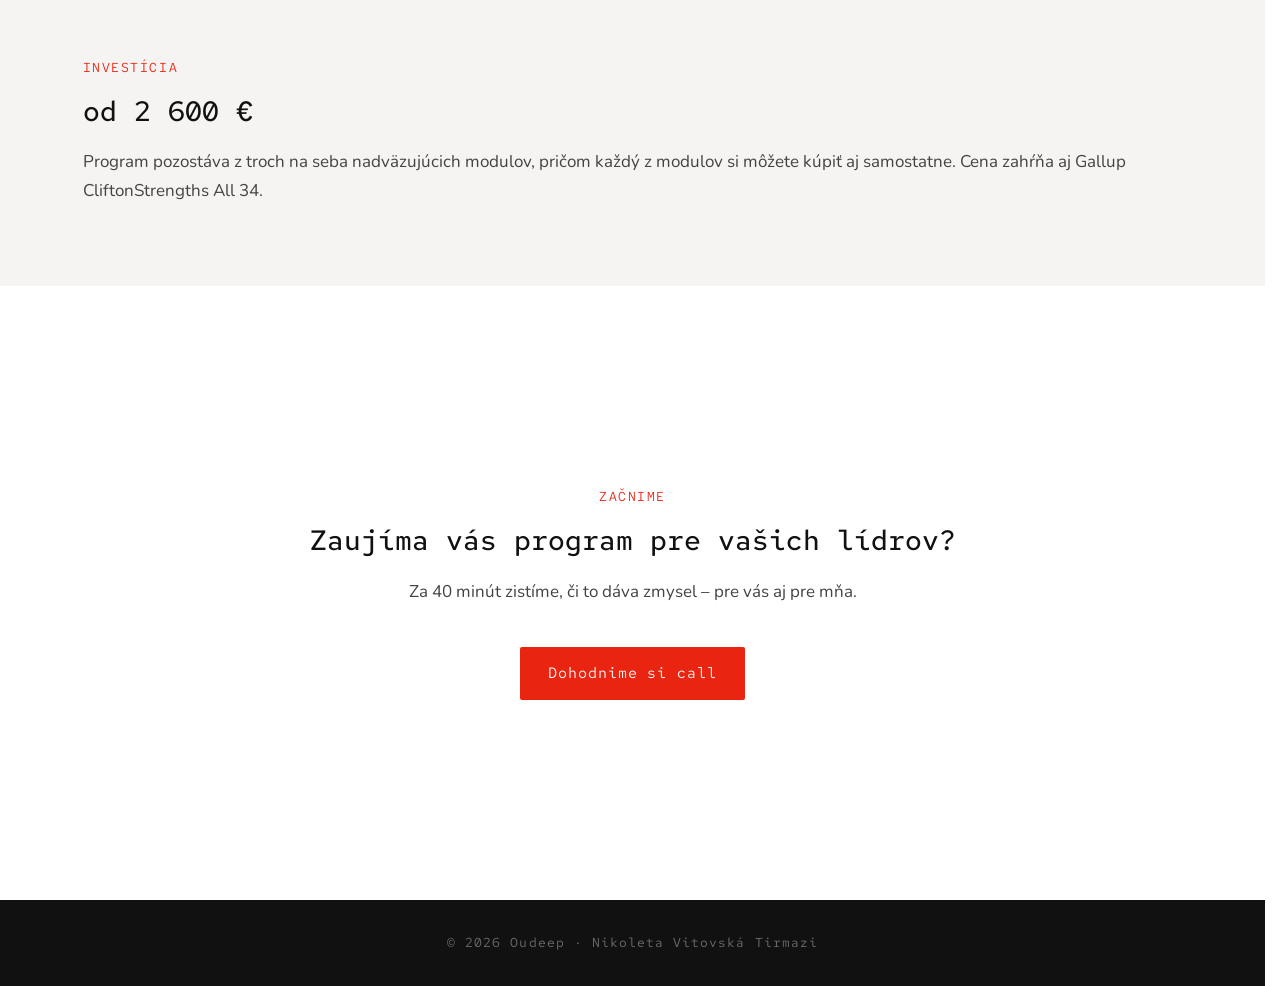
<file: lead-with-strengths.html>
<!DOCTYPE html>
<html lang="sk">
<head>
<meta charset="UTF-8">
<meta name="viewport" content="width=device-width, initial-scale=1.0">
<title>Lead with Strengths – Oudeep</title>
<link rel="preconnect" href="https://fonts.googleapis.com">
<link href="https://fonts.googleapis.com/css2?family=Red+Hat+Mono:wght@400;500;600&family=Nunito:wght@400;500;600;700&display=swap" rel="stylesheet">
<link rel="stylesheet" href="css/style.css">
</head>
<body>

<!-- NAV -->
<nav>
  <div class="nav-inner">
    <a class="logo" href="index.html"><img src="media/oudeep-logo-300x79.png" alt="Oudeep"></a>
    <ul class="nav-links">
      <li><a href="index.html#spolupráca">Spolupráca</a></li>
      <li class="nav-dropdown">
        <button class="nav-dropdown-toggle" onclick="toggleDropdown(this)">Programy</button>
        <div class="dropdown-menu">
          <a href="team-deep-dive.html">Team Deep Dive</a>
          <a href="lead-with-strengths.html">Lead with Strengths</a>
          <a href="the-full-return.html">The Full Return</a>
          <a href="programy-na-mieru.html">Rozvojové programy na mieru</a>
        </div>
      </li>
      <li><a href="referencie.html">Referencie</a></li>
      <li><a href="o-mne.html">O mne</a></li>
      <li><a href="index.html#kontakt">Kontakt</a></li>
    </ul>
    <a class="nav-cta" href="https://calendar.app.google/rxbeNdomgocEqDAd6" target="_blank" rel="noopener">Dohodnime si call</a>
    <button class="nav-hamburger" onclick="toggleMenu(this)" aria-label="Menu">
      <span></span><span></span><span></span>
    </button>
  </div>
  <div class="nav-mobile" id="nav-mobile">
    <a href="index.html#spolupráca" onclick="closeMenu()">Spolupráca</a>
    <a href="team-deep-dive.html" onclick="closeMenu()">Team Deep Dive</a>
    <a href="lead-with-strengths.html" onclick="closeMenu()">Lead with Strengths</a>
    <a href="the-full-return.html" onclick="closeMenu()">The Full Return</a>
    <a href="programy-na-mieru.html" onclick="closeMenu()">Rozvojové programy na mieru</a>
    <a href="referencie.html" onclick="closeMenu()">Referencie</a>
    <a href="o-mne.html" onclick="closeMenu()">O mne</a>
    <a href="index.html#kontakt" onclick="closeMenu()">Kontakt</a>
    <a href="https://calendar.app.google/rxbeNdomgocEqDAd6" target="_blank" rel="noopener" onclick="closeMenu()">Dohodnime si call →</a>
  </div>
</nav>

<!-- HERO -->
<section class="hero">
  <div class="hero-inner">
    <div class="hero-text">
      <span class="label">Rozvojový program pre manažérov</span>
      <h1>Stali ste sa lídrom, pretože ste boli najlepší. Nikto vás však nenaučil viesť ľudí.</h1>
      <p>Pre lídrov a manažérov, ktorí prevzali tím – nie návod, ako ho viesť.</p>
      <a class="btn btn--red" href="https://calendar.app.google/rxbeNdomgocEqDAd6" target="_blank" rel="noopener">Mám záujem o program</a>
    </div>
    <div class="hero-image"><img src="media/lead-with-strenghts-hero.webp" alt="Lead with Strengths"></div>
  </div>
</section>

<!-- GALLUP BOX -->
<section class="section">
  <div class="container">
    <div class="cena-block">
      <span class="label">Gallup CliftonStrengths</span>
      <h2>Gallup CliftonStrengths – čo to je?</h2>
      <p>Vedecky overená metodológia ktorá odhalí 34 prirodzených talentov človeka. Nie čo by mal robiť – ale čo mu ide prirodzene. Viac ako 30 miliónov ľudí po celom svete ju použilo na to, aby pochopili seba aj svojich ľudí lepšie. Využívajú ju organizácie vo viac ako 90 krajinách sveta – od globálnych korporácií po rýchlo rastúce firmy.</p>
    </div>
  </div>
</section>

<!-- PROBLÉM -->
<section class="section section--gray">
  <div class="container">
    <div class="problem-inner">
      <span class="label">Problém</span>
      <div class="problem-grid">
        <div class="problem-text">
          <p>Väčšina lídrov sa do svojej roly dostala rovnako. Boli skvelí v tom, čo robili. Dostali tím. A zrazu sa od nich očakáva niečo úplne iné – viesť ľudí, motivovať, riešiť konflikty, dávať spätnú väzbu, delegovať. Bez príručky. Bez prípravy.</p>
          <p>Výsledok? Vedú po svojom – intuitívne, bez systému, bez toho aby vedeli čo ich tím skutočne potrebuje.</p>
          <p class="problem-stat">Až <strong>70 %</strong> rozdielu vo výkone a angažovanosti tímu závisí výlučne od manažéra.</p>
          <p class="problem-source">Zdroj: Gallup, State of the American Manager, 2015</p>
          <p>Nie je to ich chyba. Nikto ich to nenaučil.</p>
          <p>A dnes na tom záleží viac než kedykoľvek predtým. <strong>AI čoraz viac preberá analytické a rutinné rozhodnutia</strong> – a to, čo lídrom zostáva, je presne to, čo stroj nevie robiť: viesť ľudí. Ako to robí, závisí od toho, z akého miesta koná. Zo strachu, alebo z istoty. A táto istota – alebo jej absencia – sa prenáša na celý tím, práve v čase, keď sa okolo neho mení všetko ostatné.</p>
          <p>Preto sebapoznanie nie je luxus na vedľajšiu koľaj. Je to predpoklad na to, aby líder dokázal byť tou stabilnou vecou, ktorú tím práve teraz potrebuje.</p>
        </div>
      </div>
    </div>
  </div>
</section>

<!-- PRE KOHO -->
<section class="section">
  <div class="container">
    <span class="label">Pre koho</span>
    <h2>Program je pre manažérov a team leaderov, ktorí:</h2>
    <div class="lws-prekoho-grid">
      <div class="lws-prekoho-item">
        <span class="lws-prekoho-num">–</span>
        <p>vedú menší tím alebo oddelenie</p>
      </div>
      <div class="lws-prekoho-item">
        <span class="lws-prekoho-num">–</span>
        <p>dostali sa do leadership roly prirodzene – boli dobrí v tom, čo robili</p>
      </div>
      <div class="lws-prekoho-item">
        <span class="lws-prekoho-num">–</span>
        <p>cítia, že sa od nich veľa očakáva, ale nikto ich na vedenie ľudí reálne nepripravil</p>
      </div>
      <div class="lws-prekoho-item">
        <span class="lws-prekoho-num">–</span>
        <p>chcú lepšie rozumieť sebe, svojim ľuďom a tomu, čo od nich tím potrebuje</p>
      </div>
    </div>
    <div style="text-align:center; margin-top:40px;">
      <a class="btn btn--red" href="https://calendar.app.google/rxbeNdomgocEqDAd6" target="_blank" rel="noopener">Mám záujem o program</a>
    </div>
  </div>
</section>

<!-- FÁZY PROGRAMU -->
<section class="section section--dark">
  <div class="container">
    <span class="label">Ako program prebieha</span>
    <h2 style="color:var(--white); margin-bottom: 16px;">Tri fázy. Každá s konkrétnym výstupom.</h2>
    <p style="color:rgba(255,255,255,0.5); margin-bottom: 56px; font-size:var(--text-sm);">Program pozostáva z troch nadväzujúcich fáz. Každá má jasný výstup, s ktorým líder odchádza do praxe.</p>
    <div class="fazy-grid">
      <div class="faza">
        <span class="faza-num">Fáza 01</span>
        <h3>Know Yourself as a Leader</h3>
        <p>Líder spozná svoje Top 10 talentov v kontexte vedenia ľudí. Identifikuje svoj autentický leadership štýl, riziká a slepé miesta. Absolvuje 360° spätnú väzbu a vytvorí konkrétny Leadership Action Plan.</p>
      </div>
      <div class="faza">
        <span class="faza-num">Fáza 02</span>
        <h3>Know Your Individuals</h3>
        <p>Líder sa naučí čítať ľudí v tíme – ich talenty, motivácie, potreby. Cez individuálne rozhovory a talent profily si vytvorí vlastný Leadership Blueprint pre každého člena tímu.</p>
      </div>
      <div class="faza">
        <span class="faza-num">Fáza 03</span>
        <h3>Know Your Team as a System</h3>
        <p>Líder sa pozrie na tím ako celok – kde sú silné stránky, kde sú riziká, kde on sám funguje ako limit. Výsledkom sú vedomé leadership rozhodnutia a záväzok, ktorý tím pocíti.</p>
      </div>
    </div>
  </div>
</section>

<!-- ČO SI LÍDER ODNESIE -->
<section class="section">
  <div class="container">
    <div class="lws-two-col">
      <div>
        <span class="label">Čo si líder odnesie</span>
        <h2>Konkrétne výstupy.</h2>
        <ul class="lws-list">
          <li>Gallup CliftonStrengths All 34 report – vlastný, s ktorým môže pracovať kedykoľvek potom</li>
          <li>360° spätná väzba – ako lídra ho reálne vidí jeho tím, nie len on sám</li>
          <li>Leadership Action Plan – konkrétne kroky, nie len uvedomenie</li>
          <li>Leadership Blueprint pre každého člena tímu – osobný návod, ako viesť práve túto konkrétnu osobu, nie univerzálny návod na „ľudí“</li>
          <li>Pohľad na tím ako celok – kde sú silné stránky a riziká na úrovni tímu, nie len jednotlivca</li>
          <li>Istotu, že vlastný štýl vedenia nie je chyba, ktorú treba opraviť, ale nástroj, ktorý treba vedome používať</li>
          <li>Spoločný jazyk – slovník, ktorým odteraz on aj jeho tím opisujú, ako kto funguje a prečo, namiesto dojmov ako „je chaotický“ alebo „nedá sa naň spoľahnúť“</li>
        </ul>
      </div>
      <div>
        <span class="label">Čo firma získa</span>
        <h2>Výsledky, ktoré vidno.</h2>
        <ul class="lws-list">
          <li>Lídra, ktorý deleguje – namiesto toho, aby si všetko chcel urobiť sám</li>
          <li>Lídra, ktorý dokáže jasne pomenovať, čo od tímu očakáva – namiesto toho, aby si to ľudia museli domýšľať</li>
          <li>Lídra, ktorý koná z istoty, nie zo strachu – a to sa prenáša aj do toho, ako funguje a cíti sa celý jeho tím</li>
          <li>Spoločný jazyk naprieč tímami pre silné aj slabé stránky ľudí – namiesto dohadov a osobných útokov riešia veci vecne, cez to, ako kto funguje</li>
          <li>Menšie riziko, že stratíte dobrého manažéra kvôli tomu, že nevedel, čo od neho firma očakáva alebo ako viesť – nahradenie manažéra stojí až 200 % jeho ročného platu (Gallup)</li>
          <li>Tím, ktorý funguje aj keď líder nie je pri každom kroku</li>
        </ul>
      </div>
    </div>
    <div style="text-align:center; margin-top:40px;">
      <a class="btn btn--red" href="https://calendar.app.google/rxbeNdomgocEqDAd6" target="_blank" rel="noopener">Mám záujem o program</a>
    </div>
  </div>
</section>

<!-- PREČO PRÁVE TENTO PROGRAM -->
<section class="section section--gray">
  <div class="container">
    <div class="tdd-workshop-grid">
      <div class="hero-image hero-image--portrait"><img src="media/lead-with-strenghts-bottom.webp" alt="Lead with Strengths"></div>
      <div class="tfr-why-text">
        <span class="label">Prečo práve tento program</span>
        <h2 style="margin-bottom:20px;">Tvoj hlas.</h2>
        <p>Tento program vznikol z vlastnej skúsenosti. Keď som prvýkrát viedla tím, nemala som žiadne nástroje – len intuíciu a veľa otáznikov. Skúšala som to tak, ako som to videla okolo seba: podľa univerzálnych pravidiel, čo mali fungovať na každého rovnako. Nefungovalo to.</p>
        <p>Zmenilo sa to až vtedy, keď som sama zažila, <strong>čo znamená byť dobre vedená</strong> – nie podľa príručky, ale podľa toho, kto som naozaj. Líder, ktorý videl môj potenciál, pracoval so mnou individuálne a dal mi priestor rásť presne tam, kde som na to mala prirodzené predpoklady. Bola som postupne obsadená do dvoch rolí, ktoré vo firme predtým neexistovali.</p>
        <p>Presne preto je <strong>Lead with Strengths</strong> postavený takto. Nezačína pravidlami, čo majú fungovať na každého rovnako. Začína tým, kto ste vy – a kto sú ľudia, ktorých vediete.</p>
      </div>
    </div>
  </div>
</section>

<!-- DÔKAZ -->
<section class="section">
  <div class="container">
    <span class="label">Dôkaz</span>
    <div class="problem-text" style="margin-top:24px;">
      <p>Michal mal silný talent Restorative – jeho tím ho ale často čítal ako arogantnosť, nie ako silnú stránku. Po spoločnej práci sa to otočilo: záverečné 360° hodnotenie bolo výrazne pozitívnejšie, potvrdené nielen ním, ale aj jeho vlastným lídrom („veľmi výrazné zlepšenie“). Krátko na to dostal rolu Product Ownera.</p>
    </div>
  </div>
</section>

<!-- CENA -->
<section class="section section--gray">
  <div class="container">
    <div class="cena-block">
      <span class="label">Investícia</span>
      <h2>od 2 600 €</h2>
      <p>Program pozostáva z troch na seba nadväzujúcich modulov, pričom každý z modulov si môžete kúpiť aj samostatne. Cena zahŕňa aj Gallup CliftonStrengths All 34.</p>
    </div>
  </div>
</section>

<!-- CTA -->
<section class="section">
  <div class="container">
    <div class="cta-zaver">
      <span class="label">Začnime</span>
      <h2>Zaujíma vás program pre vašich lídrov?</h2>
      <p>Za 40 minút zistíme, či to dáva zmysel – pre vás aj pre mňa.</p>
      <a class="btn btn--red" href="https://calendar.app.google/rxbeNdomgocEqDAd6" target="_blank" rel="noopener">Dohodnime si call</a>
    </div>
  </div>
</section>

<!-- FOOTER -->
<footer>
  <div class="container">
    © 2026 Oudeep · Nikoleta Vitovská Tirmazi
  </div>
</footer>

<script src="js/main.js"></script>
</body>
</html>
</file>
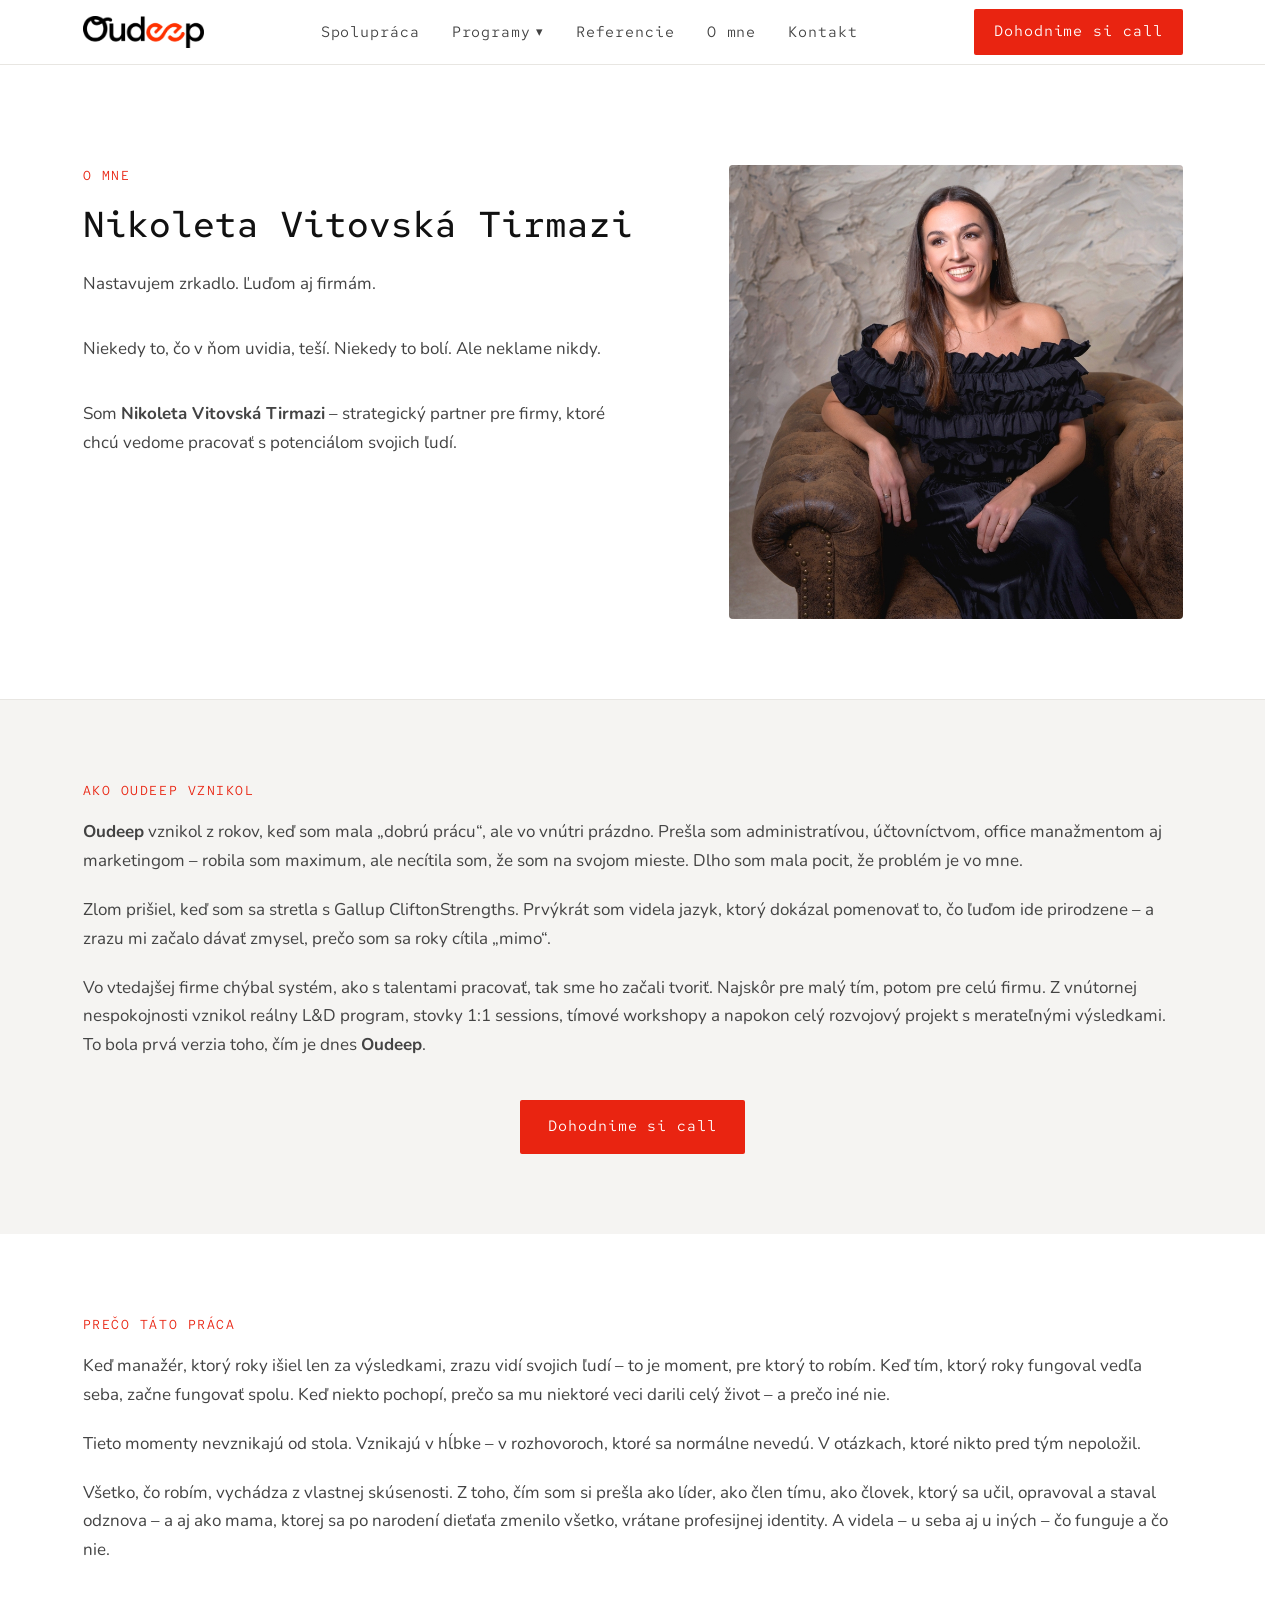
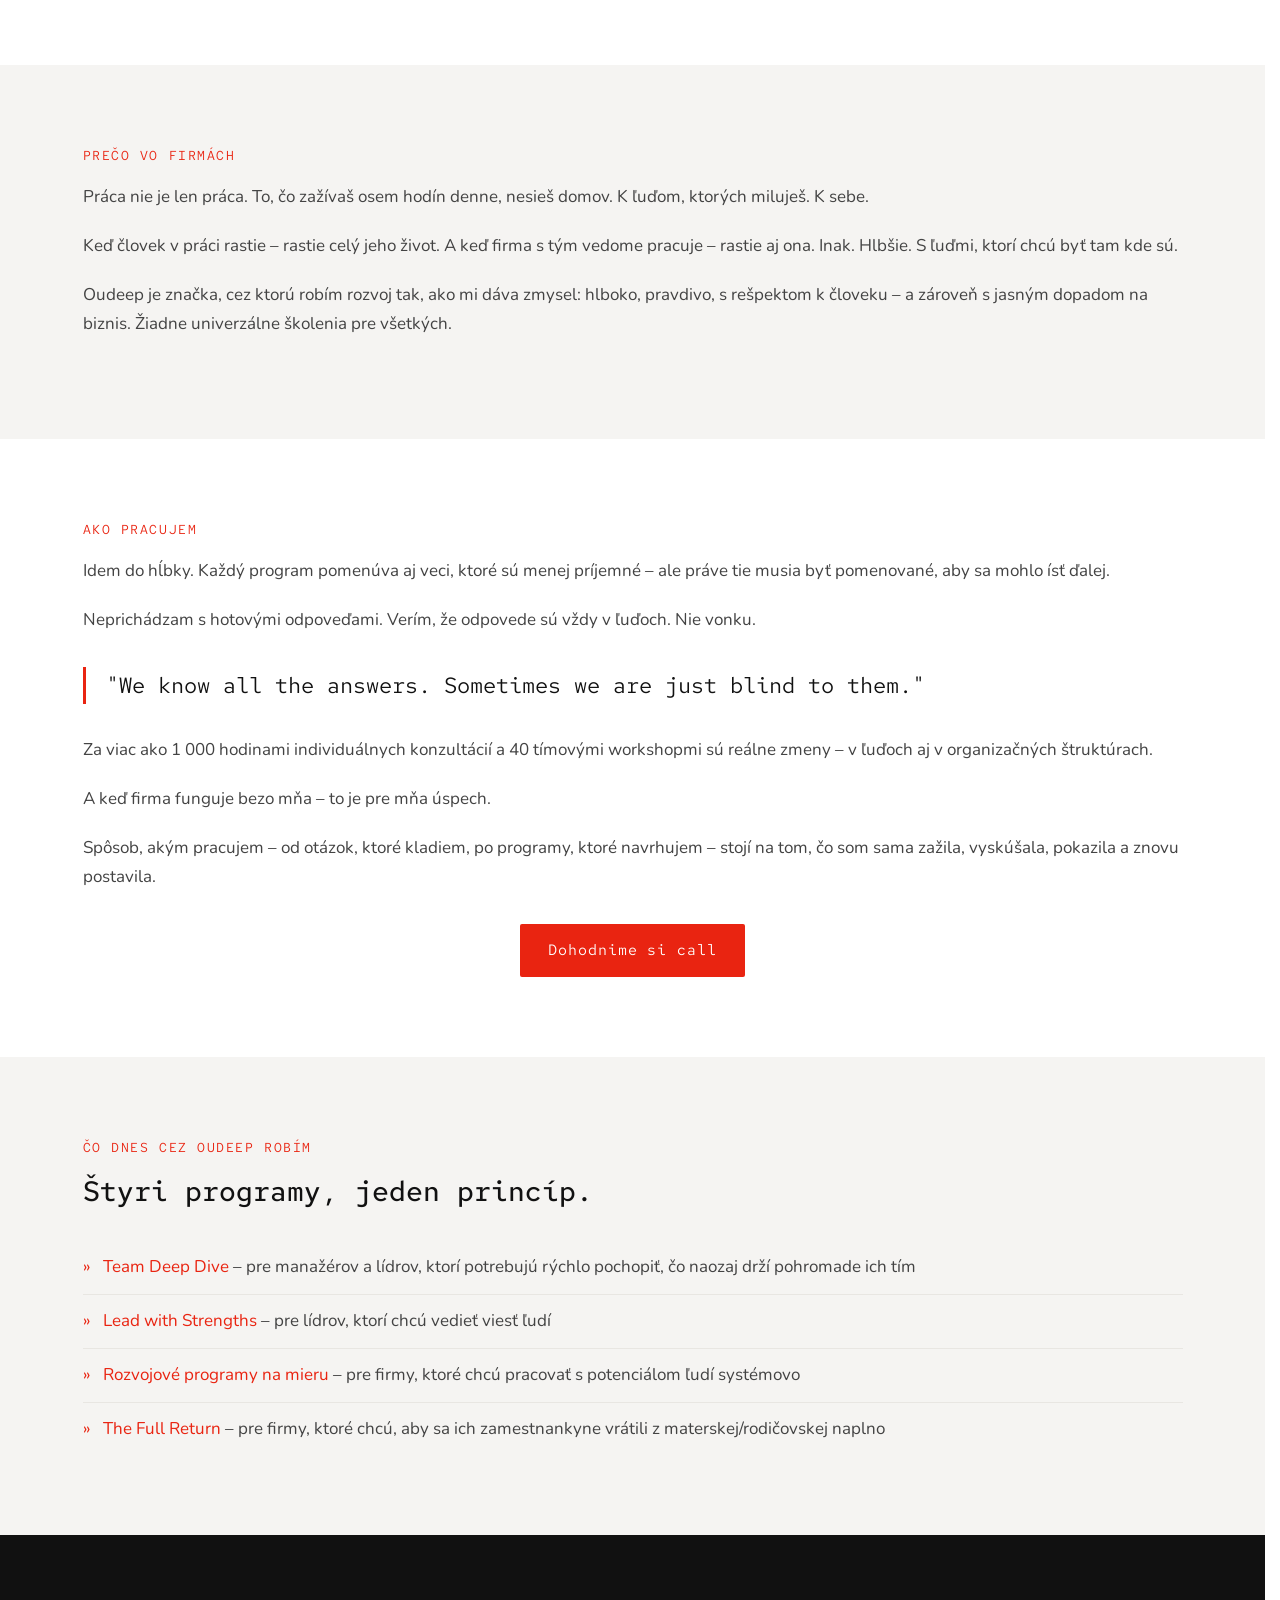
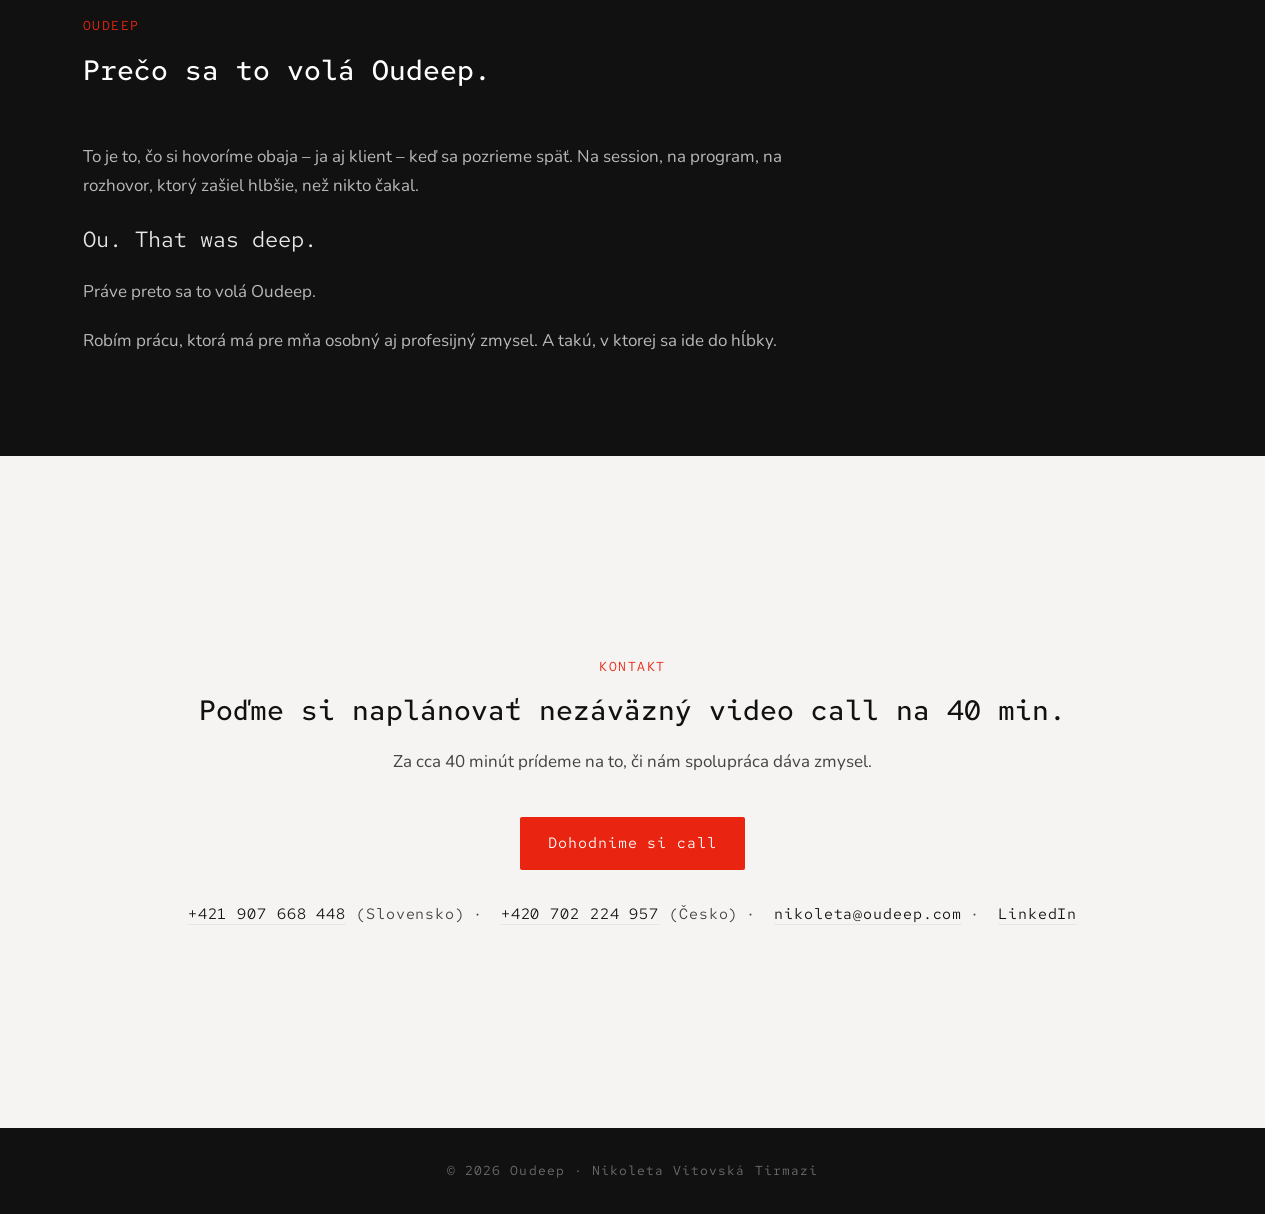
<file: o-mne.html>
<!DOCTYPE html>
<html lang="sk">
<head>
<meta charset="UTF-8">
<meta name="viewport" content="width=device-width, initial-scale=1.0">
<title>O mne – Oudeep</title>
<link rel="preconnect" href="https://fonts.googleapis.com">
<link href="https://fonts.googleapis.com/css2?family=Red+Hat+Mono:wght@400;500;600&family=Nunito:wght@400;500;600;700&display=swap" rel="stylesheet">
<link rel="stylesheet" href="css/style.css">
</head>
<body>

<!-- NAV -->
<nav>
  <div class="nav-inner">
    <a class="logo" href="index.html"><img src="media/oudeep-logo-300x79.png" alt="Oudeep"></a>
    <ul class="nav-links">
      <li><a href="index.html#spolupráca">Spolupráca</a></li>
      <li class="nav-dropdown">
        <button class="nav-dropdown-toggle" onclick="toggleDropdown(this)">Programy</button>
        <div class="dropdown-menu">
          <a href="team-deep-dive.html">Team Deep Dive</a>
          <a href="lead-with-strengths.html">Lead with Strengths</a>
          <a href="the-full-return.html">The Full Return</a>
          <a href="programy-na-mieru.html">Rozvojové programy na mieru</a>
        </div>
      </li>
      <li><a href="referencie.html">Referencie</a></li>
      <li><a href="o-mne.html">O mne</a></li>
      <li><a href="index.html#kontakt">Kontakt</a></li>
    </ul>
    <a class="nav-cta" href="https://calendar.app.google/rxbeNdomgocEqDAd6" target="_blank" rel="noopener">Dohodnime si call</a>
    <button class="nav-hamburger" onclick="toggleMenu(this)" aria-label="Menu">
      <span></span><span></span><span></span>
    </button>
  </div>
  <div class="nav-mobile" id="nav-mobile">
    <a href="index.html#spolupráca" onclick="closeMenu()">Spolupráca</a>
    <a href="team-deep-dive.html" onclick="closeMenu()">Team Deep Dive</a>
    <a href="lead-with-strengths.html" onclick="closeMenu()">Lead with Strengths</a>
    <a href="the-full-return.html" onclick="closeMenu()">The Full Return</a>
    <a href="programy-na-mieru.html" onclick="closeMenu()">Rozvojové programy na mieru</a>
    <a href="referencie.html" onclick="closeMenu()">Referencie</a>
    <a href="o-mne.html" onclick="closeMenu()">O mne</a>
    <a href="index.html#kontakt" onclick="closeMenu()">Kontakt</a>
    <a href="https://calendar.app.google/rxbeNdomgocEqDAd6" target="_blank" rel="noopener" onclick="closeMenu()">Dohodnime si call →</a>
  </div>
</nav>

<!-- OTVORENIE -->
<section class="hero">
  <div class="hero-inner">
    <div class="hero-text">
      <span class="label">O mne</span>
      <h1>Nikoleta Vitovská Tirmazi</h1>
      <p>Nastavujem zrkadlo. Ľuďom aj firmám.</p>
      <p>Niekedy to, čo v ňom uvidia, teší. Niekedy to bolí. Ale neklame nikdy.</p>
      <p>Som <strong>Nikoleta Vitovská Tirmazi</strong> – strategický partner pre firmy, ktoré chcú vedome pracovať s potenciálom svojich ľudí.</p>
    </div>
    <div class="hero-image hero-image--square"><img src="media/nikoleta-tirmazi-vitovska-o-mne-bottom.jpg" alt="Nikoleta Vitovská Tirmazi" style="object-position:center 91.8%;"></div>
  </div>
</section>

<!-- AKO OUDEEP VZNIKOL -->
<section class="section section--gray">
  <div class="container">
    <div class="positioning-inner">
      <div class="positioning-text">
        <span class="label">Ako Oudeep vznikol</span>
        <p><strong>Oudeep</strong> vznikol z rokov, keď som mala „dobrú prácu“, ale vo vnútri prázdno. Prešla som administratívou, účtovníctvom, office manažmentom aj marketingom – robila som maximum, ale necítila som, že som na svojom mieste. Dlho som mala pocit, že problém je vo mne.</p>
        <p>Zlom prišiel, keď som sa stretla s Gallup CliftonStrengths. Prvýkrát som videla jazyk, ktorý dokázal pomenovať to, čo ľuďom ide prirodzene – a zrazu mi začalo dávať zmysel, prečo som sa roky cítila „mimo“.</p>
        <p>Vo vtedajšej firme chýbal systém, ako s talentami pracovať, tak sme ho začali tvoriť. Najskôr pre malý tím, potom pre celú firmu. Z vnútornej nespokojnosti vznikol reálny L&D program, stovky 1:1 sessions, tímové workshopy a napokon celý rozvojový projekt s merateľnými výsledkami. To bola prvá verzia toho, čím je dnes <strong>Oudeep</strong>.</p>
      </div>
    </div>
    <div style="text-align:center; margin-top:40px;">
      <a class="btn btn--red" href="https://calendar.app.google/rxbeNdomgocEqDAd6" target="_blank" rel="noopener">Dohodnime si call</a>
    </div>
  </div>
</section>

<!-- PREČO TÁTO PRÁCA -->
<section class="section">
  <div class="container">
    <div class="positioning-inner">
      <div class="positioning-text">
        <span class="label">Prečo táto práca</span>
        <p>Keď manažér, ktorý roky išiel len za výsledkami, zrazu vidí svojich ľudí – to je moment, pre ktorý to robím. Keď tím, ktorý roky fungoval vedľa seba, začne fungovať spolu. Keď niekto pochopí, prečo sa mu niektoré veci darili celý život – a prečo iné nie.</p>
        <p>Tieto momenty nevznikajú od stola. Vznikajú v hĺbke – v rozhovoroch, ktoré sa normálne nevedú. V otázkach, ktoré nikto pred tým nepoložil.</p>
        <p>Všetko, čo robím, vychádza z vlastnej skúsenosti. Z toho, čím som si prešla ako líder, ako člen tímu, ako človek, ktorý sa učil, opravoval a staval odznova – a aj ako mama, ktorej sa po narodení dieťaťa zmenilo všetko, vrátane profesijnej identity. A videla – u seba aj u iných – čo funguje a čo nie.</p>
      </div>
    </div>
  </div>
</section>

<!-- PREČO VO FIRMÁCH -->
<section class="section section--gray">
  <div class="container">
    <div class="positioning-inner">
      <div class="positioning-text">
        <span class="label">Prečo vo firmách</span>
        <p>Práca nie je len práca. To, čo zažívaš osem hodín denne, nesieš domov. K ľuďom, ktorých miluješ. K sebe.</p>
        <p>Keď človek v práci rastie – rastie celý jeho život. A keď firma s tým vedome pracuje – rastie aj ona. Inak. Hlbšie. S ľuďmi, ktorí chcú byť tam kde sú.</p>
        <p>Oudeep je značka, cez ktorú robím rozvoj tak, ako mi dáva zmysel: hlboko, pravdivo, s rešpektom k človeku – a zároveň s jasným dopadom na biznis. Žiadne univerzálne školenia pre všetkých.</p>
      </div>
    </div>
  </div>
</section>

<!-- AKO PRACUJEM -->
<section class="section">
  <div class="container">
    <div class="positioning-inner">
      <div class="positioning-text">
        <span class="label">Ako pracujem</span>
        <p>Idem do hĺbky. Každý program pomenúva aj veci, ktoré sú menej príjemné – ale práve tie musia byť pomenované, aby sa mohlo ísť ďalej.</p>
        <p>Neprichádzam s hotovými odpoveďami. Verím, že odpovede sú vždy v ľuďoch. Nie vonku.</p>
        <p style="font-family:var(--font-heading); font-size:var(--text-lg); color:var(--black); border-left:3px solid var(--red); padding-left:20px; margin-top:32px;">"We know all the answers. Sometimes we are just blind to them."</p>
        <p style="margin-top:32px;">Za viac ako 1 000 hodinami individuálnych konzultácií a 40 tímovými workshopmi sú reálne zmeny – v ľuďoch aj v organizačných štruktúrach.</p>
        <p>A keď firma funguje bezo mňa – to je pre mňa úspech.</p>
        <p>Spôsob, akým pracujem – od otázok, ktoré kladiem, po programy, ktoré navrhujem – stojí na tom, čo som sama zažila, vyskúšala, pokazila a znovu postavila.</p>
        <div style="text-align:center; margin-top:32px;">
          <a class="btn btn--red" href="https://calendar.app.google/rxbeNdomgocEqDAd6" target="_blank" rel="noopener">Dohodnime si call</a>
        </div>
      </div>
    </div>
  </div>
</section>

<!-- ČO DNES ROBÍM -->
<section class="section section--gray">
  <div class="container">
    <span class="label">Čo dnes cez Oudeep robím</span>
    <h2 style="margin-bottom:32px;">Štyri programy, jeden princíp.</h2>
    <ul class="lws-list">
      <li><a href="team-deep-dive.html" style="color:var(--red); text-decoration:none;">Team Deep Dive</a> – pre manažérov a lídrov, ktorí potrebujú rýchlo pochopiť, čo naozaj drží pohromade ich tím</li>
      <li><a href="lead-with-strengths.html" style="color:var(--red); text-decoration:none;">Lead with Strengths</a> – pre lídrov, ktorí chcú vedieť viesť ľudí</li>
      <li><a href="programy-na-mieru.html" style="color:var(--red); text-decoration:none;">Rozvojové programy na mieru</a> – pre firmy, ktoré chcú pracovať s potenciálom ľudí systémovo</li>
      <li><a href="the-full-return.html" style="color:var(--red); text-decoration:none;">The Full Return</a> – pre firmy, ktoré chcú, aby sa ich zamestnankyne vrátili z materskej/rodičovskej naplno</li>
    </ul>
  </div>
</section>

<!-- OUDEEP -->
<section class="section section--dark">
  <div class="container">
    <div class="principy-header">
      <span class="label">Oudeep</span>
      <h2 style="color:var(--white);">Prečo sa to volá Oudeep.</h2>
    </div>
    <div class="positioning-text" style="max-width:720px; margin-top:32px;">
      <p style="color:rgba(255,255,255,0.7); margin-bottom:20px;">To je to, čo si hovoríme obaja – ja aj klient – keď sa pozrieme späť. Na session, na program, na rozhovor, ktorý zašiel hlbšie, než nikto čakal.</p>
      <p style="color:rgba(255,255,255,0.9); font-family:var(--font-heading); font-size:var(--text-lg); margin-bottom:20px;">Ou. That was deep.</p>
      <p style="color:rgba(255,255,255,0.7); margin-bottom:20px;">Práve preto sa to volá Oudeep.</p>
      <p style="color:rgba(255,255,255,0.7);">Robím prácu, ktorá má pre mňa osobný aj profesijný zmysel. A takú, v ktorej sa ide do hĺbky.</p>
    </div>
  </div>
</section>

<!-- CTA -->
<section class="section section--gray">
  <div class="container">
    <div class="cta-zaver">
      <span class="label">Kontakt</span>
      <h2>Poďme si naplánovať nezáväzný video call na 40 min.</h2>
      <p>Za cca 40 minút prídeme na to, či nám spolupráca dáva zmysel.</p>
      <a class="btn btn--red" href="https://calendar.app.google/rxbeNdomgocEqDAd6" target="_blank" rel="noopener">Dohodnime si call</a>
      <div class="cta-contact">
        <span><a href="tel:+421907668448">+421 907 668 448</a> (Slovensko)</span>
        <span><a href="tel:+420702224957">+420 702 224 957</a> (Česko)</span>
        <span><a href="mailto:nikoleta@oudeep.com">nikoleta@oudeep.com</a></span>
        <span><a href="https://linkedin.com/in/nikoleta-v-tirmazi" target="_blank">LinkedIn</a></span>
      </div>
    </div>
  </div>
</section>

<!-- FOOTER -->
<footer>
  <div class="container">
    © 2026 Oudeep · Nikoleta Vitovská Tirmazi
  </div>
</footer>

<script src="js/main.js"></script>
</body>
</html>
</file>
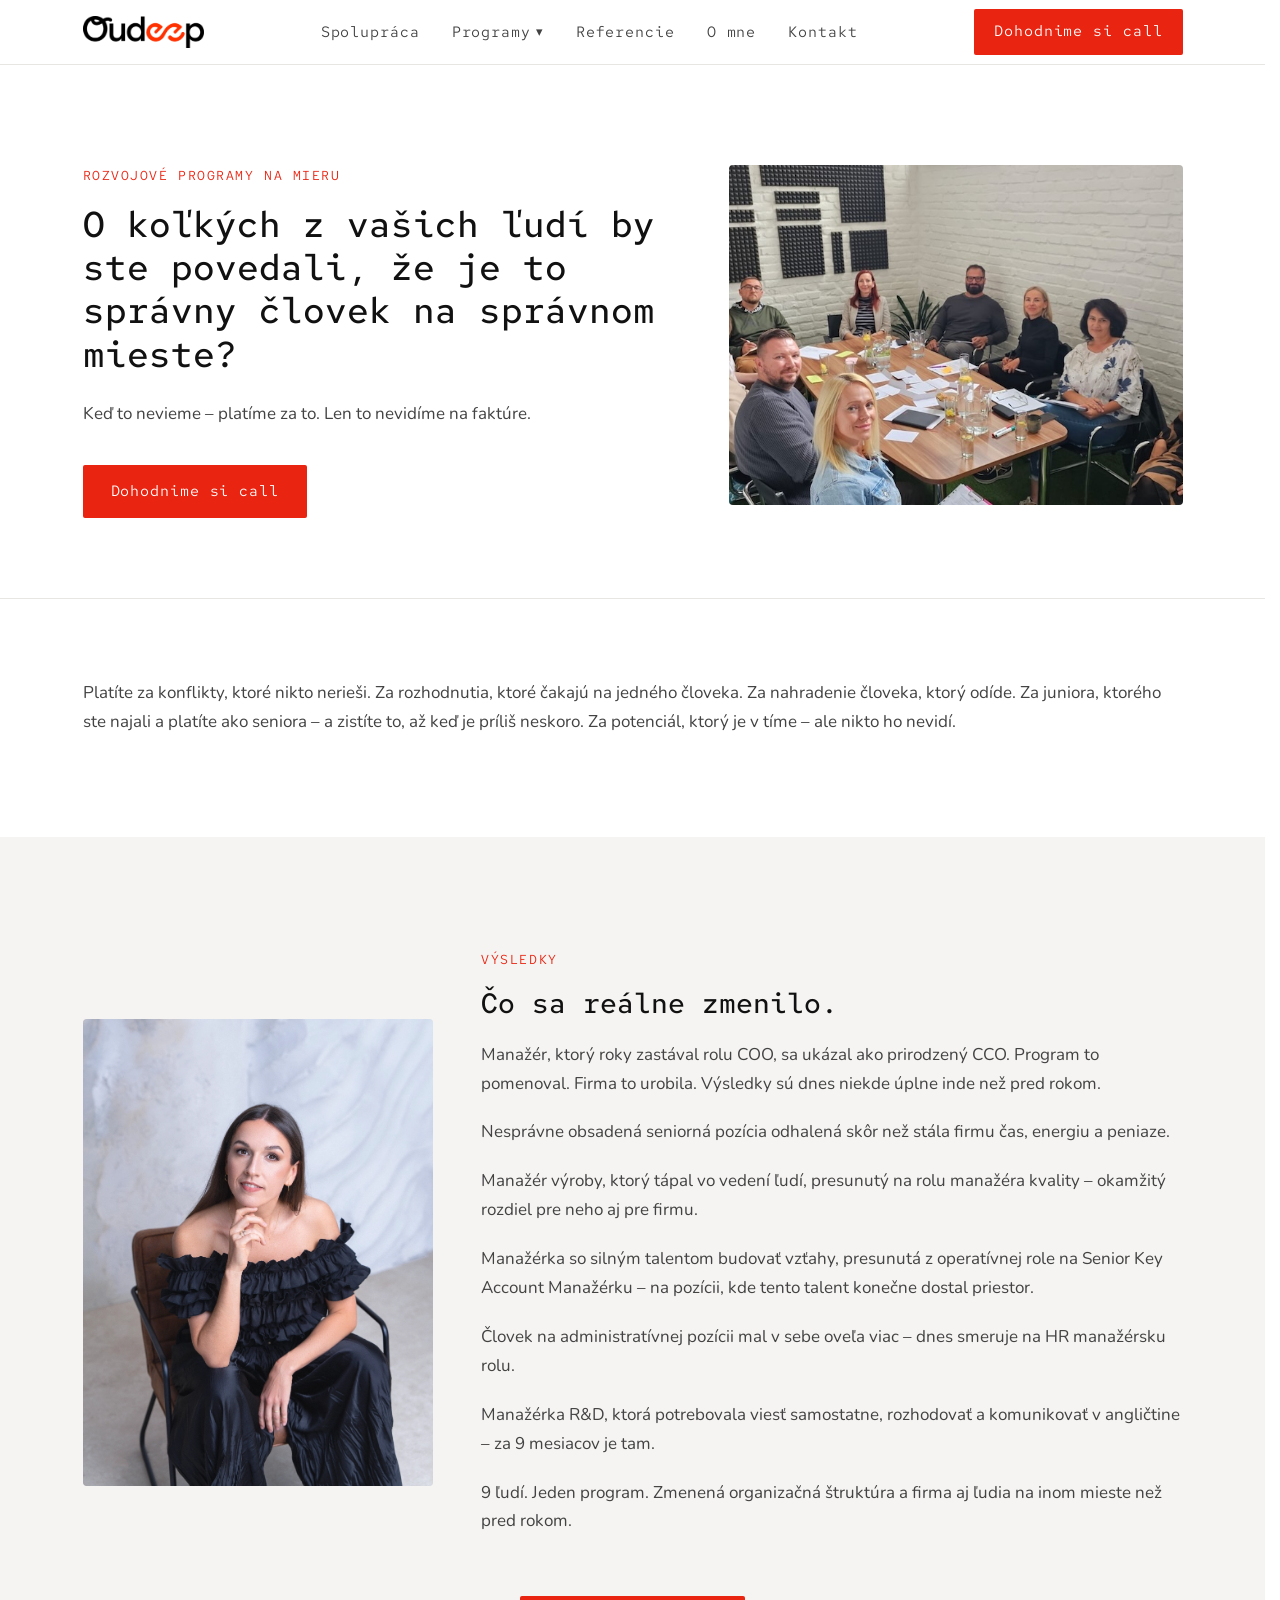
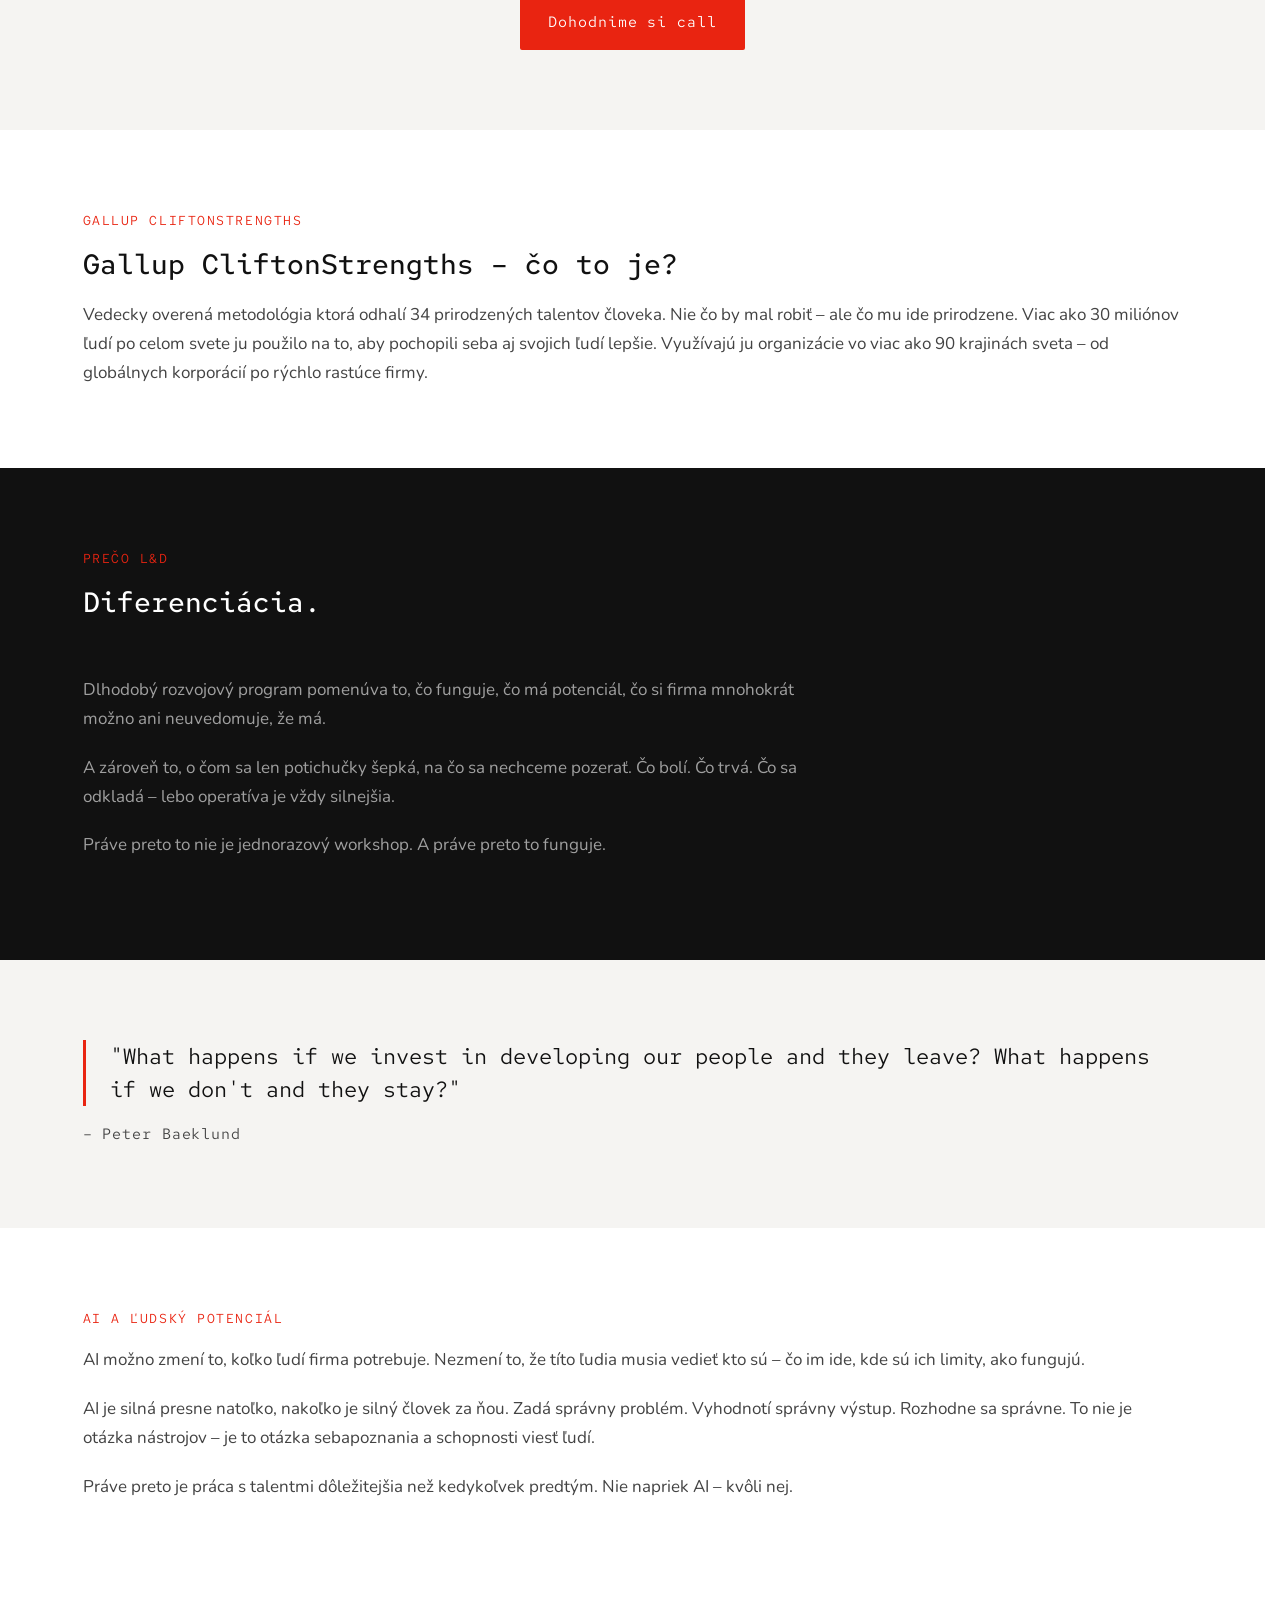
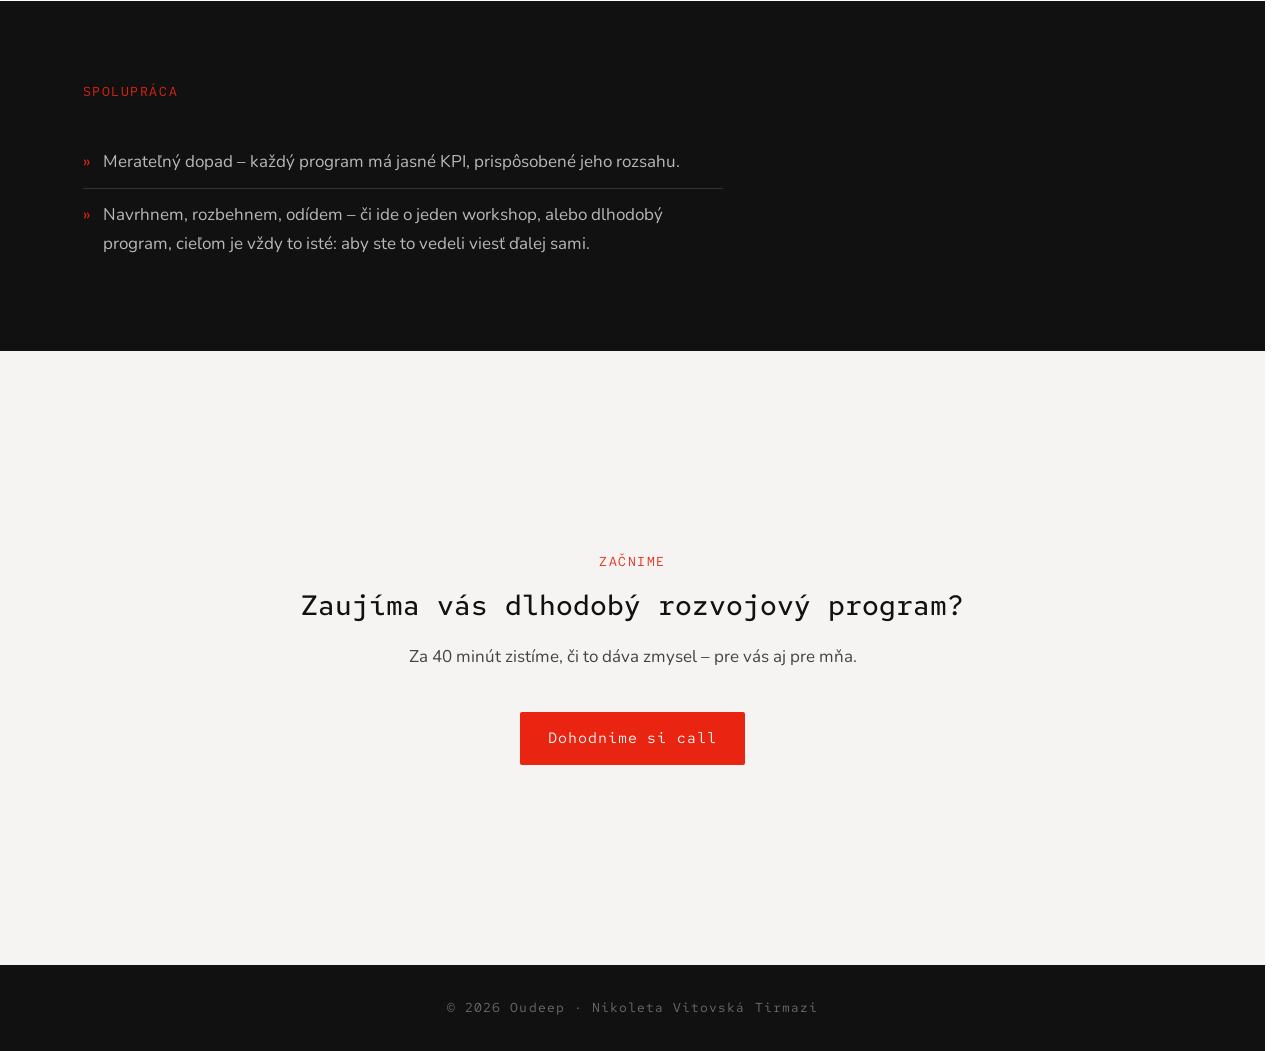
<file: programy-na-mieru.html>
<!DOCTYPE html>
<html lang="sk">
<head>
<meta charset="UTF-8">
<meta name="viewport" content="width=device-width, initial-scale=1.0">
<title>Rozvojové programy na mieru – Oudeep</title>
<link rel="preconnect" href="https://fonts.googleapis.com">
<link href="https://fonts.googleapis.com/css2?family=Red+Hat+Mono:wght@400;500;600&family=Nunito:wght@400;500;600;700&display=swap" rel="stylesheet">
<link rel="stylesheet" href="css/style.css">
</head>
<body>

<!-- NAV -->
<nav>
  <div class="nav-inner">
    <a class="logo" href="index.html"><img src="media/oudeep-logo-300x79.png" alt="Oudeep"></a>
    <ul class="nav-links">
      <li><a href="index.html#spolupráca">Spolupráca</a></li>
      <li class="nav-dropdown">
        <button class="nav-dropdown-toggle" onclick="toggleDropdown(this)">Programy</button>
        <div class="dropdown-menu">
          <a href="team-deep-dive.html">Team Deep Dive</a>
          <a href="lead-with-strengths.html">Lead with Strengths</a>
          <a href="the-full-return.html">The Full Return</a>
          <a href="programy-na-mieru.html">Rozvojové programy na mieru</a>
        </div>
      </li>
      <li><a href="referencie.html">Referencie</a></li>
      <li><a href="o-mne.html">O mne</a></li>
      <li><a href="index.html#kontakt">Kontakt</a></li>
    </ul>
    <a class="nav-cta" href="https://calendar.app.google/rxbeNdomgocEqDAd6" target="_blank" rel="noopener">Dohodnime si call</a>
    <button class="nav-hamburger" onclick="toggleMenu(this)" aria-label="Menu">
      <span></span><span></span><span></span>
    </button>
  </div>
  <div class="nav-mobile" id="nav-mobile">
    <a href="index.html#spolupráca" onclick="closeMenu()">Spolupráca</a>
    <a href="team-deep-dive.html" onclick="closeMenu()">Team Deep Dive</a>
    <a href="lead-with-strengths.html" onclick="closeMenu()">Lead with Strengths</a>
    <a href="the-full-return.html" onclick="closeMenu()">The Full Return</a>
    <a href="programy-na-mieru.html" onclick="closeMenu()">Rozvojové programy na mieru</a>
    <a href="referencie.html" onclick="closeMenu()">Referencie</a>
    <a href="o-mne.html" onclick="closeMenu()">O mne</a>
    <a href="index.html#kontakt" onclick="closeMenu()">Kontakt</a>
    <a href="https://calendar.app.google/rxbeNdomgocEqDAd6" target="_blank" rel="noopener" onclick="closeMenu()">Dohodnime si call →</a>
  </div>
</nav>

<!-- OPENING -->
<section class="hero">
  <div class="hero-inner">
    <div class="hero-text">
      <span class="label">Rozvojové programy na mieru</span>
      <h1>O koľkých z vašich ľudí by ste povedali, že je to správny človek na správnom mieste?</h1>
      <p>Keď to nevieme – platíme za to. Len to nevidíme na faktúre.</p>
      <a class="btn btn--red" href="https://calendar.app.google/rxbeNdomgocEqDAd6" target="_blank" rel="noopener">Dohodnime si call</a>
    </div>
    <div class="hero-image"><img src="media/dlhodobe-rozvojove-programy-hero.jpg" alt="Rozvojové programy na mieru"></div>
  </div>
</section>

<!-- POSITIONING TEXT -->
<section class="section">
  <div class="container">
    <div class="positioning-inner">
      <div class="positioning-text">
        <p>Platíte za konflikty, ktoré nikto nerieši. Za rozhodnutia, ktoré čakajú na jedného človeka. Za nahradenie človeka, ktorý odíde. Za juniora, ktorého ste najali a platíte ako seniora – a zistíte to, až keď je príliš neskoro. Za potenciál, ktorý je v tíme – ale nikto ho nevidí.</p>
      </div>
    </div>
  </div>
</section>

<!-- VÝSLEDKY -->
<section class="section section--gray">
  <div class="container">
    <div class="tdd-workshop-grid">
      <div class="hero-image hero-image--portrait"><img src="media/oudeep-nikoleta-tirmazi-vitovska-dlhodobe-programy-bottom.webp" alt="Rozvojové programy na mieru"></div>
      <div class="problem-text">
        <span class="label">Výsledky</span>
        <h2 style="margin-bottom:20px;">Čo sa reálne zmenilo.</h2>
        <p>Manažér, ktorý roky zastával rolu COO, sa ukázal ako prirodzený CCO. Program to pomenoval. Firma to urobila. Výsledky sú dnes niekde úplne inde než pred rokom.</p>
        <p>Nesprávne obsadená seniorná pozícia odhalená skôr než stála firmu čas, energiu a peniaze.</p>
        <p>Manažér výroby, ktorý tápal vo vedení ľudí, presunutý na rolu manažéra kvality – okamžitý rozdiel pre neho aj pre firmu.</p>
        <p>Manažérka so silným talentom budovať vzťahy, presunutá z operatívnej role na Senior Key Account Manažérku – na pozícii, kde tento talent konečne dostal priestor.</p>
        <p>Človek na administratívnej pozícii mal v sebe oveľa viac – dnes smeruje na HR manažérsku rolu.</p>
        <p>Manažérka R&D, ktorá potrebovala viesť samostatne, rozhodovať a komunikovať v angličtine – za 9 mesiacov je tam.</p>
        <p>9 ľudí. Jeden program. Zmenená organizačná štruktúra a firma aj ľudia na inom mieste než pred rokom.</p>
      </div>
    </div>
    <div style="text-align:center; margin-top:40px;">
      <a class="btn btn--red" href="https://calendar.app.google/rxbeNdomgocEqDAd6" target="_blank" rel="noopener">Dohodnime si call</a>
    </div>
  </div>
</section>

<!-- GALLUP BOX -->
<section class="section">
  <div class="container">
    <div class="cena-block">
      <span class="label">Gallup CliftonStrengths</span>
      <h2>Gallup CliftonStrengths – čo to je?</h2>
      <p>Vedecky overená metodológia ktorá odhalí 34 prirodzených talentov človeka. Nie čo by mal robiť – ale čo mu ide prirodzene. Viac ako 30 miliónov ľudí po celom svete ju použilo na to, aby pochopili seba aj svojich ľudí lepšie. Využívajú ju organizácie vo viac ako 90 krajinách sveta – od globálnych korporácií po rýchlo rastúce firmy.</p>
    </div>
  </div>
</section>

<!-- PREČO L&D -->
<section class="section section--dark">
  <div class="container">
    <div class="principy-header">
      <span class="label">Prečo L&D</span>
      <h2 style="color:var(--white);">Diferenciácia.</h2>
    </div>
    <div class="positioning-text" style="max-width:720px;">
      <p style="color:rgba(255,255,255,0.6); margin-bottom:20px;">Dlhodobý rozvojový program pomenúva to, čo funguje, čo má potenciál, čo si firma mnohokrát možno ani neuvedomuje, že má.</p>
      <p style="color:rgba(255,255,255,0.6); margin-bottom:20px;">A zároveň to, o čom sa len potichučky šepká, na čo sa nechceme pozerať. Čo bolí. Čo trvá. Čo sa odkladá – lebo operatíva je vždy silnejšia.</p>
      <p style="color:rgba(255,255,255,0.6);">Práve preto to nie je jednorazový workshop. A práve preto to funguje.</p>
    </div>
  </div>
</section>

<!-- CITÁT -->
<section class="section section--gray">
  <div class="container">
    <div class="cena-block">
      <p style="font-family:var(--font-heading); font-size:var(--text-lg); color:var(--black); line-height:1.5; border-left:3px solid var(--red); padding-left:24px; margin-bottom:16px;">"What happens if we invest in developing our people and they leave? What happens if we don't and they stay?"</p>
      <p style="font-family:var(--font-heading); font-size:var(--text-sm); color:var(--gray-text); letter-spacing:0.06em;">– Peter Baeklund</p>
    </div>
  </div>
</section>

<!-- AI A ĽUDSKÝ POTENCIÁL -->
<section class="section">
  <div class="container">
    <div class="positioning-inner">
      <div class="positioning-text">
        <span class="label">AI a ľudský potenciál</span>
        <p>AI možno zmení to, koľko ľudí firma potrebuje. Nezmení to, že títo ľudia musia vedieť kto sú – čo im ide, kde sú ich limity, ako fungujú.</p>
        <p>AI je silná presne natoľko, nakoľko je silný človek za ňou. Zadá správny problém. Vyhodnotí správny výstup. Rozhodne sa správne. To nie je otázka nástrojov – je to otázka sebapoznania a schopnosti viesť ľudí.</p>
        <p>Práve preto je práca s talentmi dôležitejšia než kedykoľvek predtým. Nie napriek AI – kvôli nej.</p>
      </div>
    </div>
  </div>
</section>

<!-- SPOLUPRÁCA -->
<section class="section section--dark" id="spolupráca">
  <div class="container">
    <span class="label">Spolupráca</span>
    <ul class="lws-list spolupraca-simple">
      <li>Merateľný dopad – každý program má jasné KPI, prispôsobené jeho rozsahu.</li>
      <li>Navrhnem, rozbehnem, odídem – či ide o jeden workshop, alebo dlhodobý program, cieľom je vždy to isté: aby ste to vedeli viesť ďalej sami.</li>
    </ul>
  </div>
</section>

<!-- CTA -->
<section class="section section--gray">
  <div class="container">
    <div class="cta-zaver">
      <span class="label">Začnime</span>
      <h2>Zaujíma vás dlhodobý rozvojový program?</h2>
      <p>Za 40 minút zistíme, či to dáva zmysel – pre vás aj pre mňa.</p>
      <a class="btn btn--red" href="https://calendar.app.google/rxbeNdomgocEqDAd6" target="_blank" rel="noopener">Dohodnime si call</a>
    </div>
  </div>
</section>

<!-- FOOTER -->
<footer>
  <div class="container">
    © 2026 Oudeep · Nikoleta Vitovská Tirmazi
  </div>
</footer>

<script src="js/main.js"></script>
</body>
</html>
</file>
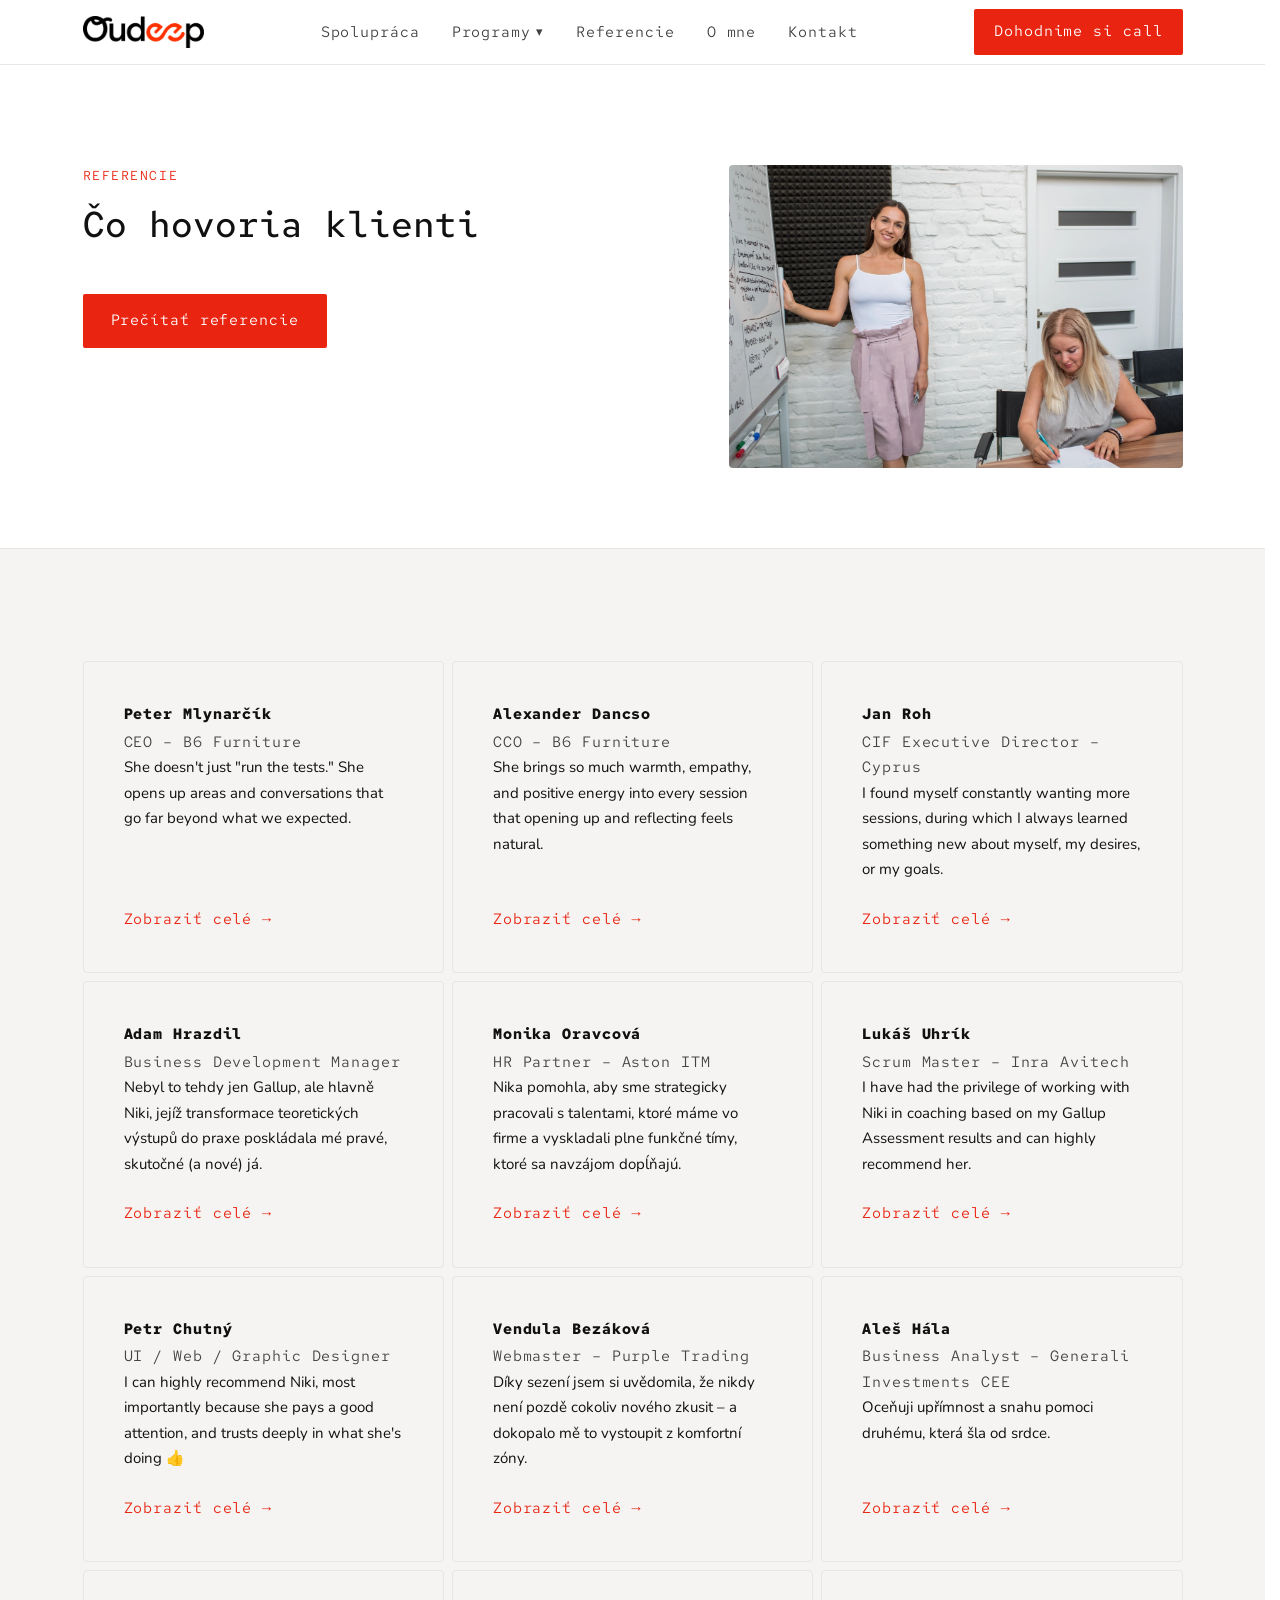
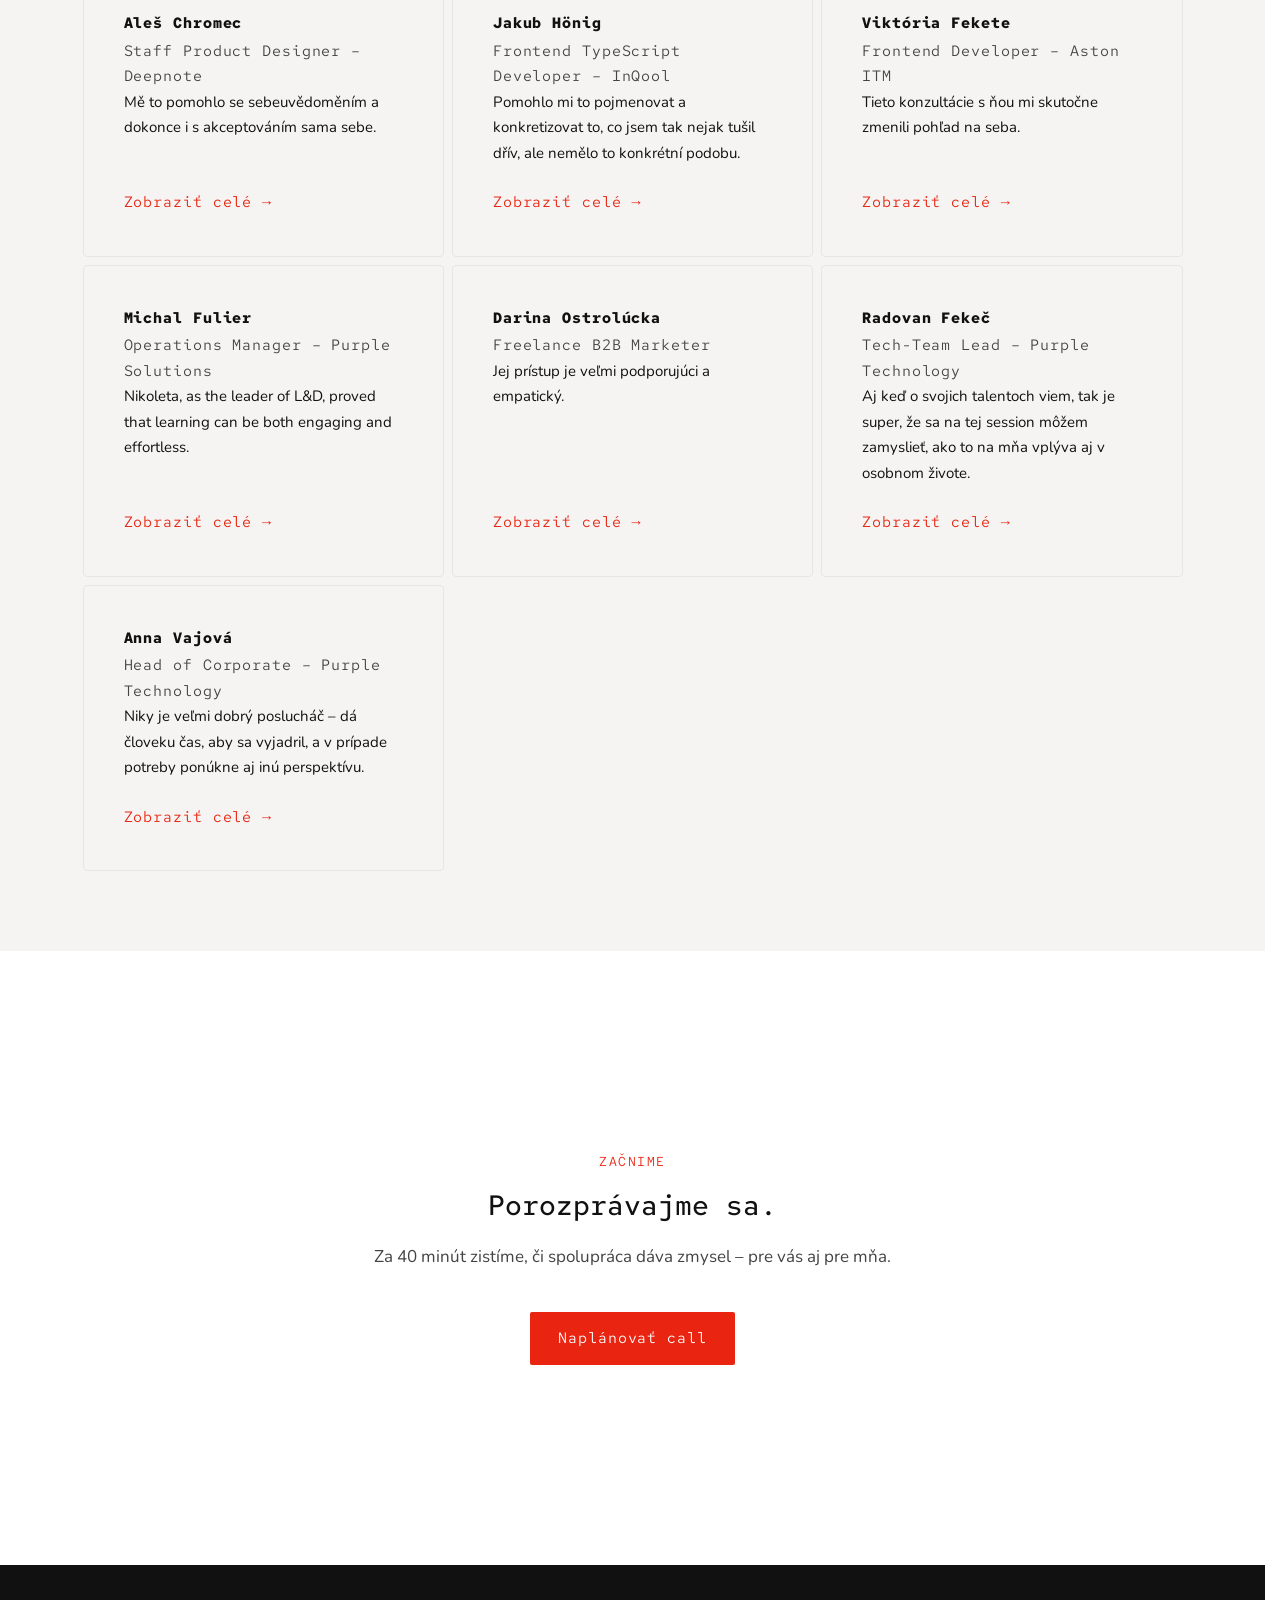
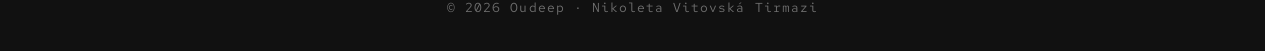
<file: referencie.html>
<!DOCTYPE html>
<html lang="sk">
<head>
<meta charset="UTF-8">
<meta name="viewport" content="width=device-width, initial-scale=1.0">
<title>Referencie – Oudeep</title>
<link rel="preconnect" href="https://fonts.googleapis.com">
<link href="https://fonts.googleapis.com/css2?family=Red+Hat+Mono:wght@400;500;600&family=Nunito:wght@400;500;600;700&display=swap" rel="stylesheet">
<link rel="stylesheet" href="css/style.css">
</head>
<body>

<!-- NAV -->
<nav>
  <div class="nav-inner">
    <a class="logo" href="index.html"><img src="media/oudeep-logo-300x79.png" alt="Oudeep"></a>
    <ul class="nav-links">
      <li><a href="index.html#spolupráca">Spolupráca</a></li>
      <li class="nav-dropdown">
        <button class="nav-dropdown-toggle" onclick="toggleDropdown(this)">Programy</button>
        <div class="dropdown-menu">
          <a href="team-deep-dive.html">Team Deep Dive</a>
          <a href="lead-with-strengths.html">Lead with Strengths</a>
          <a href="the-full-return.html">The Full Return</a>
          <a href="programy-na-mieru.html">Rozvojové programy na mieru</a>
        </div>
      </li>
      <li><a href="referencie.html">Referencie</a></li>
      <li><a href="o-mne.html">O mne</a></li>
      <li><a href="index.html#kontakt">Kontakt</a></li>
    </ul>
    <a class="nav-cta" href="https://calendar.app.google/rxbeNdomgocEqDAd6" target="_blank" rel="noopener">Dohodnime si call</a>
    <button class="nav-hamburger" onclick="toggleMenu(this)" aria-label="Menu">
      <span></span><span></span><span></span>
    </button>
  </div>
  <div class="nav-mobile" id="nav-mobile">
    <a href="index.html#spolupráca" onclick="closeMenu()">Spolupráca</a>
    <a href="team-deep-dive.html" onclick="closeMenu()">Team Deep Dive</a>
    <a href="lead-with-strengths.html" onclick="closeMenu()">Lead with Strengths</a>
    <a href="the-full-return.html" onclick="closeMenu()">The Full Return</a>
    <a href="programy-na-mieru.html" onclick="closeMenu()">Rozvojové programy na mieru</a>
    <a href="referencie.html" onclick="closeMenu()">Referencie</a>
    <a href="o-mne.html" onclick="closeMenu()">O mne</a>
    <a href="index.html#kontakt" onclick="closeMenu()">Kontakt</a>
    <a href="https://calendar.app.google/rxbeNdomgocEqDAd6" target="_blank" rel="noopener" onclick="closeMenu()">Dohodnime si call →</a>
  </div>
</nav>

<!-- HERO -->
<section class="hero">
  <div class="hero-inner">
    <div class="hero-text">
      <span class="label">Referencie</span>
      <h1>Čo hovoria klienti</h1>
      <a class="btn btn--red" href="#referencie" style="margin-top:24px;">Prečítať referencie</a>
    </div>
    <div class="hero-image" style="aspect-ratio: 1280/855;"><img src="media/oudeep-nikoleta-tirmazi-vitovska-referencie.webp" alt="Nikoleta Vitovská Tirmazi"></div>
  </div>
</section>

<!-- REFERENCIE -->
<section class="section section--gray" id="referencie">
  <div class="container">
    <div class="referencie-grid referencie-grid--full">

      <article class="referencia referencia--full" tabindex="0" role="button" aria-haspopup="dialog">
        <div class="referencia-autor">
          <strong>Peter Mlynarčík</strong>
          <span>CEO – B6 Furniture</span>
        </div>
        <p class="referencia-text">She doesn't just "run the tests." She opens up areas and conversations that go far beyond what we expected.</p>
        <span class="referencia-more">Zobraziť celé →</span>
        <div class="referencia-full" hidden>
          <p>I'd really like to recommend Nikoleta Vitovská, who has been running the Gallup testing and development sessions for our company. From day one, she's been a perfect match for this role – combining great skill with a natural empathy that makes people feel understood and motivated.</p>
          <p>What I appreciate most is that she doesn't just "run the tests." She opens up areas and conversations that go far beyond what we expected. You can really feel that she's not only guiding us through a process, but helping us grow as individuals and as a team.</p>
          <p>It honestly feels like she's part of our team – not an external consultant, but someone who truly cares about our people and our journey. We're very happy to have her with us and can highly recommend her to anyone who wants to develop their team in a meaningful way.</p>
        </div>
      </article>

      <article class="referencia referencia--full" tabindex="0" role="button" aria-haspopup="dialog">
        <div class="referencia-autor">
          <strong>Alexander Dancso</strong>
          <span>CCO – B6 Furniture</span>
        </div>
        <p class="referencia-text">She brings so much warmth, empathy, and positive energy into every session that opening up and reflecting feels natural.</p>
        <span class="referencia-more">Zobraziť celé →</span>
        <div class="referencia-full" hidden>
          <p>Working with Nikoleta has been a truly positive and meaningful experience for me. 😊</p>
          <p>What I appreciate most is her rare ability to make people feel safe, relaxed, and genuinely understood. She brings so much warmth, empathy, and positive energy into every session that opening up and reflecting feels natural.</p>
          <p>She doesn't just explain Gallup strengths – she helps you really understand what they mean in real life, both for you as a person and for the team. I've seen how her sessions create not only insight, but also real connection between people.</p>
          <p>Nikoleta brings heart into this work, and that makes all the difference. I can sincerely recommend her to anyone who wants to grow, better understand themselves, and build stronger teams.</p>
        </div>
      </article>

      <article class="referencia referencia--full" tabindex="0" role="button" aria-haspopup="dialog">
        <div class="referencia-autor">
          <strong>Jan Roh</strong>
          <span>CIF Executive Director – Cyprus</span>
        </div>
        <p class="referencia-text">I found myself constantly wanting more sessions, during which I always learned something new about myself, my desires, or my goals.</p>
        <span class="referencia-more">Zobraziť celé →</span>
        <div class="referencia-full" hidden>
          <p>I am an experienced leader of several senior teams and team leaders, having served as a director of multiple companies since 2016. Because of this, I confidently assumed that with my level of experience, I would be the one coaching Niki.</p>
          <p>But then, Niki tried coaching me. I must admit, I didn't expect the talent I saw in her – it absolutely captivated me. I found myself constantly wanting more sessions, during which I always learned something new about myself, my desires, or my goals. To this day, I carry with me many lessons that I reached on my own thanks to her questions and guidance.</p>
          <p>Coaching with Niki is so natural that you won't even realise you are going through a life-changing transformation. She allows you to relax and share things you wouldn't share with anyone else. In a coaching session set up like that, miracles can happen. Her warm, sincere personality leaves you with a pleasant feeling that you are not alone in whatever you are facing. And thanks to her inquisitive questions – the kind that would never occur to you – you'll realize almost immediately that there is a solution to your problems that is not only possible but actually within arm's reach.</p>
          <p>Niki also gives you the determination to take action. I believe it is her unyielding appetite for embarking on new adventures with the people around her that manages to transfer such sentiment and courage.</p>
          <p>Without a single doubt, I can recommend Niki. I have tried quite a few coaches and my own approaches to working with people, yet I constantly find my thoughts returning to how she works with people and what I can learn from it.</p>
          <p>Give it a try with Niki, and I am certain you will turn your life story into a different, or perhaps entirely new, one. The kind of story you will fall in love with and actually want to start living.</p>
        </div>
      </article>

      <article class="referencia referencia--full" tabindex="0" role="button" aria-haspopup="dialog">
        <div class="referencia-autor">
          <strong>Adam Hrazdil</strong>
          <span>Business Development Manager</span>
        </div>
        <p class="referencia-text">Nebyl to tehdy jen Gallup, ale hlavně Niki, jejíž transformace teoretických výstupů do praxe poskládala mé pravé, skutočné (a nové) já.</p>
        <span class="referencia-more">Zobraziť celé →</span>
        <div class="referencia-full" hidden>
          <p>Setkání s Niki a její prací vyžaduje podělit se o moji osobní zkušenost.</p>
          <p>Setkali jsme se před lety ve stejné společnosti, kde se věnoval čas a energie do zaměstnanců. Jako člověk, který se v průběhu svého života někdy letmo, někdy víc do hloubky setkával se světem osobního růstu, motivace, sebepoznání, jsem měl příležitost týmové a osobní práce s Niki a nástrojem Gallup. Empatický, citlivý, nadšený přístup Niki mi pomohl poznat sebe samotného jako nikdy před tím. Téměř ze dne na den se mi vnímání života obrátilo. Výraznou měrou mi pomohlo přehodnotit životní priority, pochopit a přijmout sebe samotného a vědomě jsem začal žít život v souladu s mým vnitřním já. Nebyl to tehdy jen Gallup, ale hlavně Niki, jejíž transformace teoretických výstupů do praxe poskládala mé pravé, skutečné (a nové) já. Moje následná "sebespokojenost" se neprojevila jen v osobním životě, ale i v pracovním. A to platí i pár let od našeho setkání.</p>
          <p>Proto práci Niki vřele doporučuji. Niki, ještě jednou díky.</p>
        </div>
      </article>

      <article class="referencia referencia--full" tabindex="0" role="button" aria-haspopup="dialog">
        <div class="referencia-autor">
          <strong>Monika Oravcová</strong>
          <span>HR Partner – Aston ITM</span>
        </div>
        <p class="referencia-text">Nika pomohla, aby sme strategicky pracovali s talentami, ktoré máme vo firme a vyskladali plne funkčné tímy, ktoré sa navzájom dopĺňajú.</p>
        <span class="referencia-more">Zobraziť celé →</span>
        <div class="referencia-full" hidden>
          <p>Vo firme strategicky pracujeme s Gallup výsledkami. Mojou zodpovednosťou je stratégia HR, vzdelávania a coaching kolegov. Nika spolu so mnou absolvovala výcvik talentwork, kde sme sa naučili pracovať s Gallup metodikou ako coachovia. Je veľmi nadanou a podporujúcou coachkou, takže som ju neváhala osloviť, aby nám vo firme pomohla s Gallup konzultáciami.</p>
          <p>Pracujeme s Gallupom na individuálnej úrovni rozvoja aj na úrovni tímov. Nika u nás viedla individuálne aj tímové Gallup konzultácie a workshopy, a tak pomohla, aby sme strategicky pracovali s talentami, ktoré máme vo firme, a aby sme vyskladali plne funkčné agilné tímy, ktoré sa vzájomne dopĺňajú.</p>
          <p>Tiež mi pomohla konzultáciami v oblasti vzdelávania a rozvoja, v ktorej má bohaté skúsenosti. Jej podporný a empatický prístup ako coacha je veľmi vzácnym talentom.</p>
        </div>
      </article>

      <article class="referencia referencia--full" tabindex="0" role="button" aria-haspopup="dialog">
        <div class="referencia-autor">
          <strong>Lukáš Uhrík</strong>
          <span>Scrum Master – Inra Avitech</span>
        </div>
        <p class="referencia-text">I have had the privilege of working with Niki in coaching based on my Gallup Assessment results and can highly recommend her.</p>
        <span class="referencia-more">Zobraziť celé →</span>
        <div class="referencia-full" hidden>
          <p>I have had the privilege of working with Niki in coaching based on my Gallup Assessment results and can highly recommend her to anyone looking for professional and effective coaching.</p>
          <p>Niki has an exceptional ability to analyze results and offer specific and practical advice on how to use them to improve personal and professional performance. Her approach is very personal and based on a deep understanding of her client's individual needs. Thanks to her coaching, I have a better understanding of my talents and how to use them effectively in my daily life and at work.</p>
          <p>Niki is not only a great professional but also an empathetic and supportive person. I felt motivated and supported during our work together.</p>
        </div>
      </article>

      <article class="referencia referencia--full" tabindex="0" role="button" aria-haspopup="dialog">
        <div class="referencia-autor">
          <strong>Petr Chutný</strong>
          <span>UI / Web / Graphic Designer</span>
        </div>
        <p class="referencia-text">I can highly recommend Niki, most importantly because she pays a good attention, and trusts deeply in what she's doing 👍</p>
        <span class="referencia-more">Zobraziť celé →</span>
        <div class="referencia-full" hidden>
          <p>Niki had guided me through the vast knowledge of Gallup, and helped me to understand my top qualities, how they show up in my daily life, and what to do with them. These meetings were quite pleasant, sometimes also unpleasant – and such is personal growth 😄 I can highly recommend Niki, most importantly because she pays a good attention, and trusts deeply in what she's doing and is very enthusiastic and determined about it 👍</p>
        </div>
      </article>

      <article class="referencia referencia--full" tabindex="0" role="button" aria-haspopup="dialog">
        <div class="referencia-autor">
          <strong>Vendula Bezáková</strong>
          <span>Webmaster – Purple Trading</span>
        </div>
        <p class="referencia-text">Díky sezení jsem si uvědomila, že nikdy není pozdě cokoliv nového zkusit – a dokopalo mě to vystoupit z komfortní zóny.</p>
        <span class="referencia-more">Zobraziť celé →</span>
        <div class="referencia-full" hidden>
          <p>V prvé řadě musím napsat, jak krásně se mi s tebou povídalo - neměla jsem pocit žádného souzení nebo hodnocení a pomohlo mi to se otevřít. V mých předešlých pracích jsme dělali různé podobné testy, např. 16 personalities, ale nikdy se s tím aktivně nepracovalo a lidi nevěděli, jak to prakticky využít jak pro sebe, tak pro jednání se svými kolegy.</p>
          <p>Díky sezení jsem si uvědomila:</p>
          <ul>
            <li>že je v pořádku se i vícekrát doptávat, že to neznamená, že pomaleji chápu, ale že potřebuji co nejvíce informací, abych se mohla rozhodnout nebo navrhnout další kroky (např. když markeťáci přijdou s novou kampaní a navrhujeme vstupní stránku na webu, ptám se na co nejvíce podrobností, aby nebylo potřeba ji předělávat);</li>
            <li>že mi jdou a více mě baví kratší projekty, kdy řeším jeden problém a navrhuji nějaké řešení (např. nová featura na webu, která má nějak fungovat), než rutinní úkoly;</li>
            <li>jak jsem vděčná za lidi ve svém týmu a že pro mě jsou důležité hlubší vztahy s nimi;</li>
            <li>dokopalo mě to vystoupit z komfortní zóny a přihlásila jsem se jako kouč do organizace Czechitas a chci si zkusit pomáhat jiným holkám učit se kódovat;</li>
            <li>pomohlo mi to přemýšlet jinak nad tím, že nikdy není pozdě cokoliv nového zkusit;</li>
            <li>pomohlo mi to začít si zvědomovat, že nezáleží na tom, co si kdo myslí o tom, co a jak dělám.</li>
          </ul>
          <p><strong>Update po cca 2 rokoch:</strong></p>
          <p>Několikrát jsem s Czechitas koučovala a zúčastnila se akcí jako člen jejich širšího týmu. Dělala jsem s nimi i nějaké další kurzy jako účastnice. Hodně mi to pomohlo ve vyjadřování a sebevědomí a měla jsem na to i pozitivní feedback v práci, když jsem předávala před svou dovolenou nějaké své úkoly. Dokončila jsem teď nedávno dlouhodobý programovací kurz. No a zrovna tento týden jsem pro známého dělala nějakou práci na reálném webu pro jeho klientku, to mě strašně namotivovalo.</p>
        </div>
      </article>

      <article class="referencia referencia--full" tabindex="0" role="button" aria-haspopup="dialog">
        <div class="referencia-autor">
          <strong>Aleš Hála</strong>
          <span>Business Analyst – Generali Investments CEE</span>
        </div>
        <p class="referencia-text">Oceňuji upřímnost a snahu pomoci druhému, která šla od srdce.</p>
        <span class="referencia-more">Zobraziť celé →</span>
        <div class="referencia-full" hidden>
          <p>Oceňuji individuální přístup, oceňuji formu konverzace 1 vs 1, oceňuji, že to nebylo formou prezentace nebo webináře, kdybych jenom seděl a nudou bych usínal.</p>
          <p>Oceňuji upřímnost a snahu pomoci druhému, která šla od srdce. Oceňuji diskrétnost a snahu navázat na druhé setkání. I když naše konverzace byla spíše o mojí osobě, než o práci, velice mi to pomohlo si sestavit priority. Oceňuji celkově tvoje profesionální vystupování a úrovni doktorky psychologie.</p>
          <p>Naše společné střetnutí bych ohodnotil 5/5*. Byl jsem se svým skeptickým přístupem opravdu na pochybách, ale po 5-ti minutách jsem pochopil, že je to velice užitečná věc.</p>
          <p>Takže ti ještě jednou zpětně děkuji a těším se na další setkání.</p>
        </div>
      </article>

      <article class="referencia referencia--full" tabindex="0" role="button" aria-haspopup="dialog">
        <div class="referencia-autor">
          <strong>Aleš Chromec</strong>
          <span>Staff Product Designer – Deepnote</span>
        </div>
        <p class="referencia-text">Mě to pomohlo se sebeuvědoměním a dokonce i s akceptováním sama sebe.</p>
        <span class="referencia-more">Zobraziť celé →</span>
        <div class="referencia-full" hidden>
          <p>Mě to pomohlo se sebeuvědoměním a dokonce i s akceptováním sama sebe. Občas si na to teď vzpomenu a přemýšlím "Jak tohle vyřešit strategicky / disciplínou?". Byl jsem hodně překvapený kvalitou.</p>
        </div>
      </article>

      <article class="referencia referencia--full" tabindex="0" role="button" aria-haspopup="dialog">
        <div class="referencia-autor">
          <strong>Jakub Hönig</strong>
          <span>Frontend TypeScript Developer – InQool</span>
        </div>
        <p class="referencia-text">Pomohlo mi to pojmenovat a konkretizovat to, co jsem tak nejak tušil dřív, ale nemělo to konkrétní podobu.</p>
        <span class="referencia-more">Zobraziť celé →</span>
        <div class="referencia-full" hidden>
          <p>Pro mě osobně ty sessions byly supr v tom, že mi to pomohlo pojmenovat a konkretizovat to, co jsem tak nejak tušil dřív, ale nemělo to konkrétní podobu. Na co jsem se snažil zaměřit, byly doporučení na co si dát u jednotlivých talentů pozor – a hlavně uvědomit si, že ostatní lidi to mají jinak a nečekat od nich to stejné jako od sebe. Je super, že to má přesah i do osobního života, že nejde jen o pracovní záležitosti, ale o člověka celkově jako osobnost.</p>
          <p>Druhá věc, co mi utkvěla, je, že talenty, které máme na nižší úrovni, je super v rámci týmu (nebo dvou lidí) doplnit někým, kdo je má na vyšších úrovních. To jsou pro mě dva hlavní body – na co si dát u talentů pozor, a jak vyvážit "netalenty". Jinak, mám radost, že Gallup oceňují i ostatní z týmu a berou to jako přínos – dost se těším na týmovou session.</p>
        </div>
      </article>

      <article class="referencia referencia--full" tabindex="0" role="button" aria-haspopup="dialog">
        <div class="referencia-autor">
          <strong>Viktória Fekete</strong>
          <span>Frontend Developer – Aston ITM</span>
        </div>
        <p class="referencia-text">Tieto konzultácie s ňou mi skutočne zmenili pohľad na seba.</p>
        <span class="referencia-more">Zobraziť celé →</span>
        <div class="referencia-full" hidden>
          <p>Mala som možnosť spolupracovať s Nikoletou na analýze mojich výsledkov z Gallup testu počas posledných mesiacov, a môžem povedať, že práve tieto konzultácie s ňou mi skutočne zmenili pohľad na seba. Napísať test a vidieť svojich 34 zoradených talentov je síce zaujímavé, ale to, čo mi reálne prinieslo hodnotu, bolo práve jej vedenie a prístup.</p>
          <p>Vďaka jej empatii a otvorenosti sa s ňou komunikuje veľmi ľahko, aj pre tých, ktorí sú introvertní alebo uzavretejší. Dokáže klásť presne cielené otázky, ktoré odhaľujú podstatné súvislosti a vedú k hlbšiemu porozumeniu. Jej prístup k práci je nielen profesionálny, ale aj veľmi osobný a podporujúci. Práve vďaka jej kritickým otázkam som lepšie pochopila svoje reakcie a získala cenné náhľady na seba.</p>
          <p>Niki bola obrovská pomoc v tom, aby som pochopila, ako fungujem ako človek, a aby som zlepšila tie oblasti, s ktorými som zápasila. Jej konzultácie mi dali nielen nástroje na zmenu, ale aj sebadôveru, že dokážem veci zlepšiť.</p>
        </div>
      </article>

      <article class="referencia referencia--full" tabindex="0" role="button" aria-haspopup="dialog">
        <div class="referencia-autor">
          <strong>Michal Fulier</strong>
          <span>Operations Manager – Purple Solutions</span>
        </div>
        <p class="referencia-text">Nikoleta, as the leader of L&amp;D, proved that learning can be both engaging and effortless.</p>
        <span class="referencia-more">Zobraziť celé →</span>
        <div class="referencia-full" hidden>
          <p>Learning &amp; Development was an experimental project at our company, designed to hone the skills and abilities of our employees. My team was among the first to participate in this initiative, and we were pleasantly surprised by the many interesting insights and experiences it continues to provide to this day.</p>
          <p>Calling it a success would be an understatement. The L&amp;D team managed to create an entire development plan from the ground up in just a few months, implementing advanced methods and tools such as Gallup Strengthsfinder, skill gap analysis, SHL Competency Profiler cards, and many more.</p>
          <p>For me, the Gallup CliftonStrengths Assessment was probably the most interesting aspect. Each member of my team completed the Gallup test to discover their individual strengths, and we didn't stop there. We learned a great deal about our personalities, how our strengths manifest in our daily lives, and how they influence our colleagues and performance. Simply put, we realized what we're good at and how to grow.</p>
          <p>The entire team participated in multiple sessions where we learned how to prioritize, communicate assertively, and promote responsibility and accountability. The feedback from everyone who participated was overwhelmingly positive.</p>
          <p>The L&amp;D team focused on both our soft and hard skills, organizing numerous meetings with experts across the company. The result was a significant increase in our knowledge of the company and industry context. L&amp;D taught us more about our colleagues and their roles than any previous huddle or meeting.</p>
          <p>It has been two years since the L&amp;D project concluded, and my only regret is that we couldn't continue due to shifting company priorities. Some of us were initially skeptical about the viability of such a project. However, Nikoleta, as the leader of L&amp;D, proved that learning can be both engaging and effortless.</p>
        </div>
      </article>

      <article class="referencia referencia--full" tabindex="0" role="button" aria-haspopup="dialog">
        <div class="referencia-autor">
          <strong>Darina Ostrolúcka</strong>
          <span>Freelance B2B Marketer</span>
        </div>
        <p class="referencia-text">Jej prístup je veľmi podporujúci a empatický.</p>
        <span class="referencia-more">Zobraziť celé →</span>
        <div class="referencia-full" hidden>
          <p>Gallup testovanie a následná konzultácia s Niki o mojich silných a menej dominantných talentoch mi veľmi pomohla pochopiť seba a moje motivácie. S Niki sme si na sedeniach prešli moje dominantné talenty, ale najviac mi pomohla konzultácia, kde sme riešili posledných päť talentov. Pochopila som, že sa dajú skvelo kompenzovať tými silnými, keď človek vie ako.</p>
          <p>To, ako ma Niki k tomuto poznaniu previedla, je naozaj eye-opening. Vidno, že už má veľa skúseností a vie správne klásť otázky, ktoré človeka za 1 hodinu posunú naozaj ďaleko. Jej prístup je veľmi podporujúci a empatický.</p>
        </div>
      </article>

      <article class="referencia referencia--full" tabindex="0" role="button" aria-haspopup="dialog">
        <div class="referencia-autor">
          <strong>Radovan Fekeč</strong>
          <span>Tech-Team Lead – Purple Technology</span>
        </div>
        <p class="referencia-text">Aj keď o svojich talentoch viem, tak je super, že sa na tej session môžem zamyslieť, ako to na mňa vplýva aj v osobnom živote.</p>
        <span class="referencia-more">Zobraziť celé →</span>
        <div class="referencia-full" hidden>
          <p>Neviem, ako to máš u iných ľudí, ale u mňa to má veľmi silný terapeutický účinok. Aj keď o svojich talentoch viem, tak je super, že sa na tej session môžem zamyslieť, ako to na mňa vplýva napr. aj v osobnom živote. Alebo si aj uvedomiť, ako je to celé poprepájané a ako sa jednotlivé talenty ovplyvňujú. A aj vidieť, čo má človek na poslednom mieste, je „eye opening". Veľmi sa mi tiež páčilo, ako si to celé viedla a že to malo celé spád a že som sa dozvedel aj nové veci.</p>
        </div>
      </article>

      <article class="referencia referencia--full" tabindex="0" role="button" aria-haspopup="dialog">
        <div class="referencia-autor">
          <strong>Anna Vajová</strong>
          <span>Head of Corporate – Purple Technology</span>
        </div>
        <p class="referencia-text">Niky je veľmi dobrý poslucháč – dá človeku čas, aby sa vyjadril, a v prípade potreby ponúkne aj inú perspektívu.</p>
        <span class="referencia-more">Zobraziť celé →</span>
        <div class="referencia-full" hidden>
          <p>V čase, keď sme spolu s Niky začali spolupracovať v oblasti rozvoja a práce so silnými stránkami, som začínala na pozícii Team Leadra. Náš tím naskočil na projekt vzdelávania a rozvoja, čo pre mňa bolo nové a pochopiteľne aj dosť stresujúce, keďže sme sa rozvíjali nielen ako jednotlivci, ale aj spolu ako tím.</p>
          <p>Niky zohrávala počas celého procesu projektu veľmi dôležitú úlohu, no v úvode som jej pokojnú a profesionálnu prítomnosť vnímala najintenzívnejšie. Všetko vedela vysvetliť a objasniť veľmi zrozumiteľne, ochotne a ľudsky, a bola schopná individualizovať svoj prístup a komunikáciu tak, že vedela pracovať so širokou plejádou osobností.</p>
          <p>Hneď na prvých sedeniach, ktoré sme na začiatku projektu spolu absolvovali, bolo zjavné, že má o témy vzdelávania, pomoci druhým v práci s ich silnými stránkami a coaching veľký záujem. Sedenia vedela dobre viesť, dať dôraz na veci, ktoré boli podstatné, ale aj presmerovať pozornosť účastníkov sedenia „back on track", keď sa nechali strhnúť niekam, kde to už nikam neviedlo.</p>
          <p>Niky je veľmi dobrý poslucháč. Dá človeku čas, aby sa vyjadril, nechá jeho myšlienky doznieť, a v prípade, že je človek otvorený vypočuť si aj inú perspektívu, je schopná podať ju veľmi úderne, vecne a tak, aby príjemcu nezahltila.</p>
          <p>Počas trvania projektu som sa na ňu mohla obrátiť s otázkami, alebo len tak, keď som sa potrebovala vyrozprávať a usporiadať si myšlienky. Bola jednou z mojich oporných bodov, a v prípade, že niekde nastali nejaké problémy alebo nejasnosti, bola pripravená konať a hľadať riešenie.</p>
          <p>V závere projektu spracovala so svojím tímom dáta zbierané naprieč priebehom projektu do finálnej podoby, ktorá bola štruktúrovane a zrozumiteľne odprezentovaná účastníkom. Aj vďaka účasti na vzdelávacom programe, na ktorom Niky spolu so svojím tímom spolupracovali, som otvorila témy, s ktorými by som sa sama len tak ľahko nekonfrontovala, a cítila som sa v bezpečí, keď som tieto témy s Niky diskutovala a riešila.</p>
        </div>
      </article>

    </div>
  </div>
</section>

<!-- REFERENCIE MODAL -->
<div class="ref-modal-overlay" id="ref-modal-overlay" hidden>
  <button type="button" class="ref-modal-arrow ref-modal-arrow--left" id="ref-modal-prev" aria-label="Predchádzajúca referencia">‹</button>
  <div class="ref-modal" role="dialog" aria-modal="true" aria-label="Referencia">
    <button type="button" class="ref-modal-close" id="ref-modal-close" aria-label="Zavrieť">✕</button>
    <div class="ref-modal-body" id="ref-modal-body"></div>
  </div>
  <button type="button" class="ref-modal-arrow ref-modal-arrow--right" id="ref-modal-next" aria-label="Nasledujúca referencia">›</button>
</div>

<!-- CTA -->
<section class="section">
  <div class="container">
    <div class="cta-zaver">
      <span class="label">Začnime</span>
      <h2>Porozprávajme sa.</h2>
      <p>Za 40 minút zistíme, či spolupráca dáva zmysel – pre vás aj pre mňa.</p>
      <a class="btn btn--red" href="https://calendar.app.google/rxbeNdomgocEqDAd6" target="_blank" rel="noopener">Naplánovať call</a>
    </div>
  </div>
</section>

<!-- FOOTER -->
<footer>
  <div class="container">
    © 2026 Oudeep · Nikoleta Vitovská Tirmazi
  </div>
</footer>

<script src="js/main.js"></script>
</body>
</html>
</file>
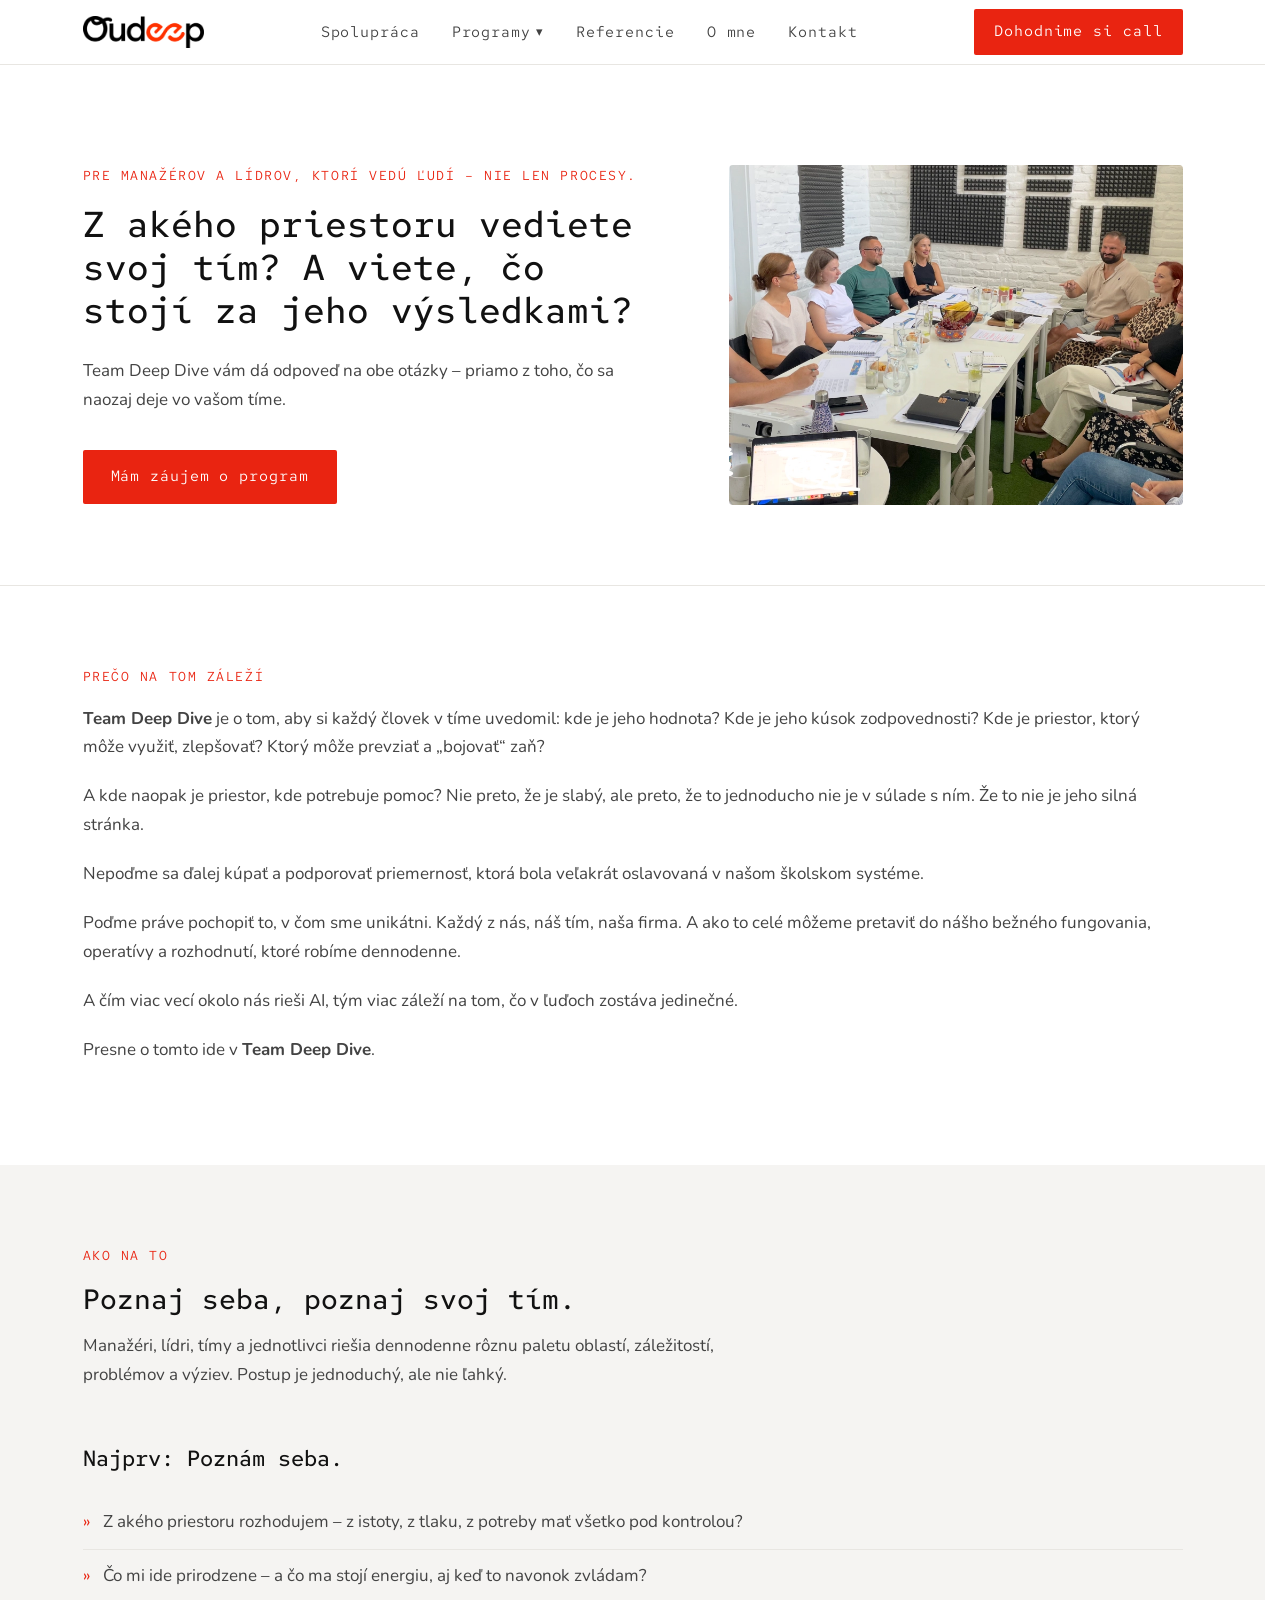
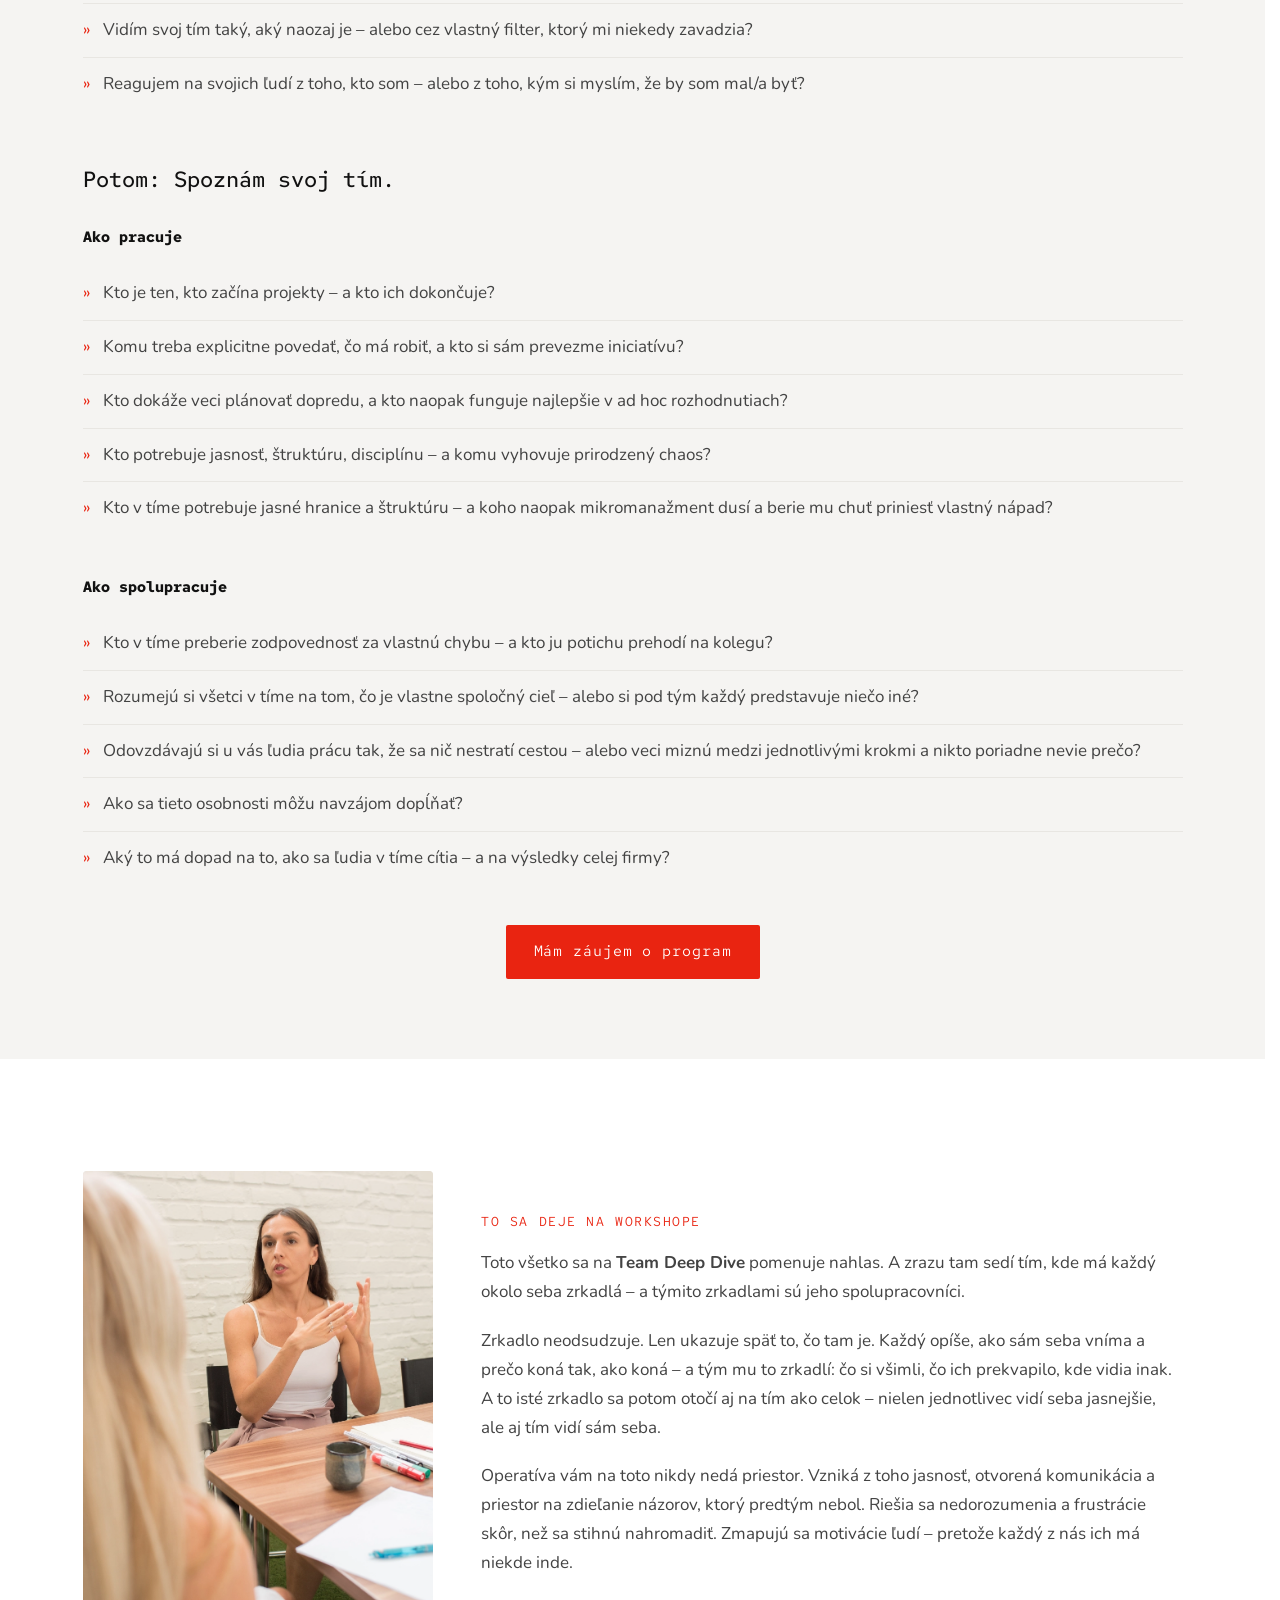
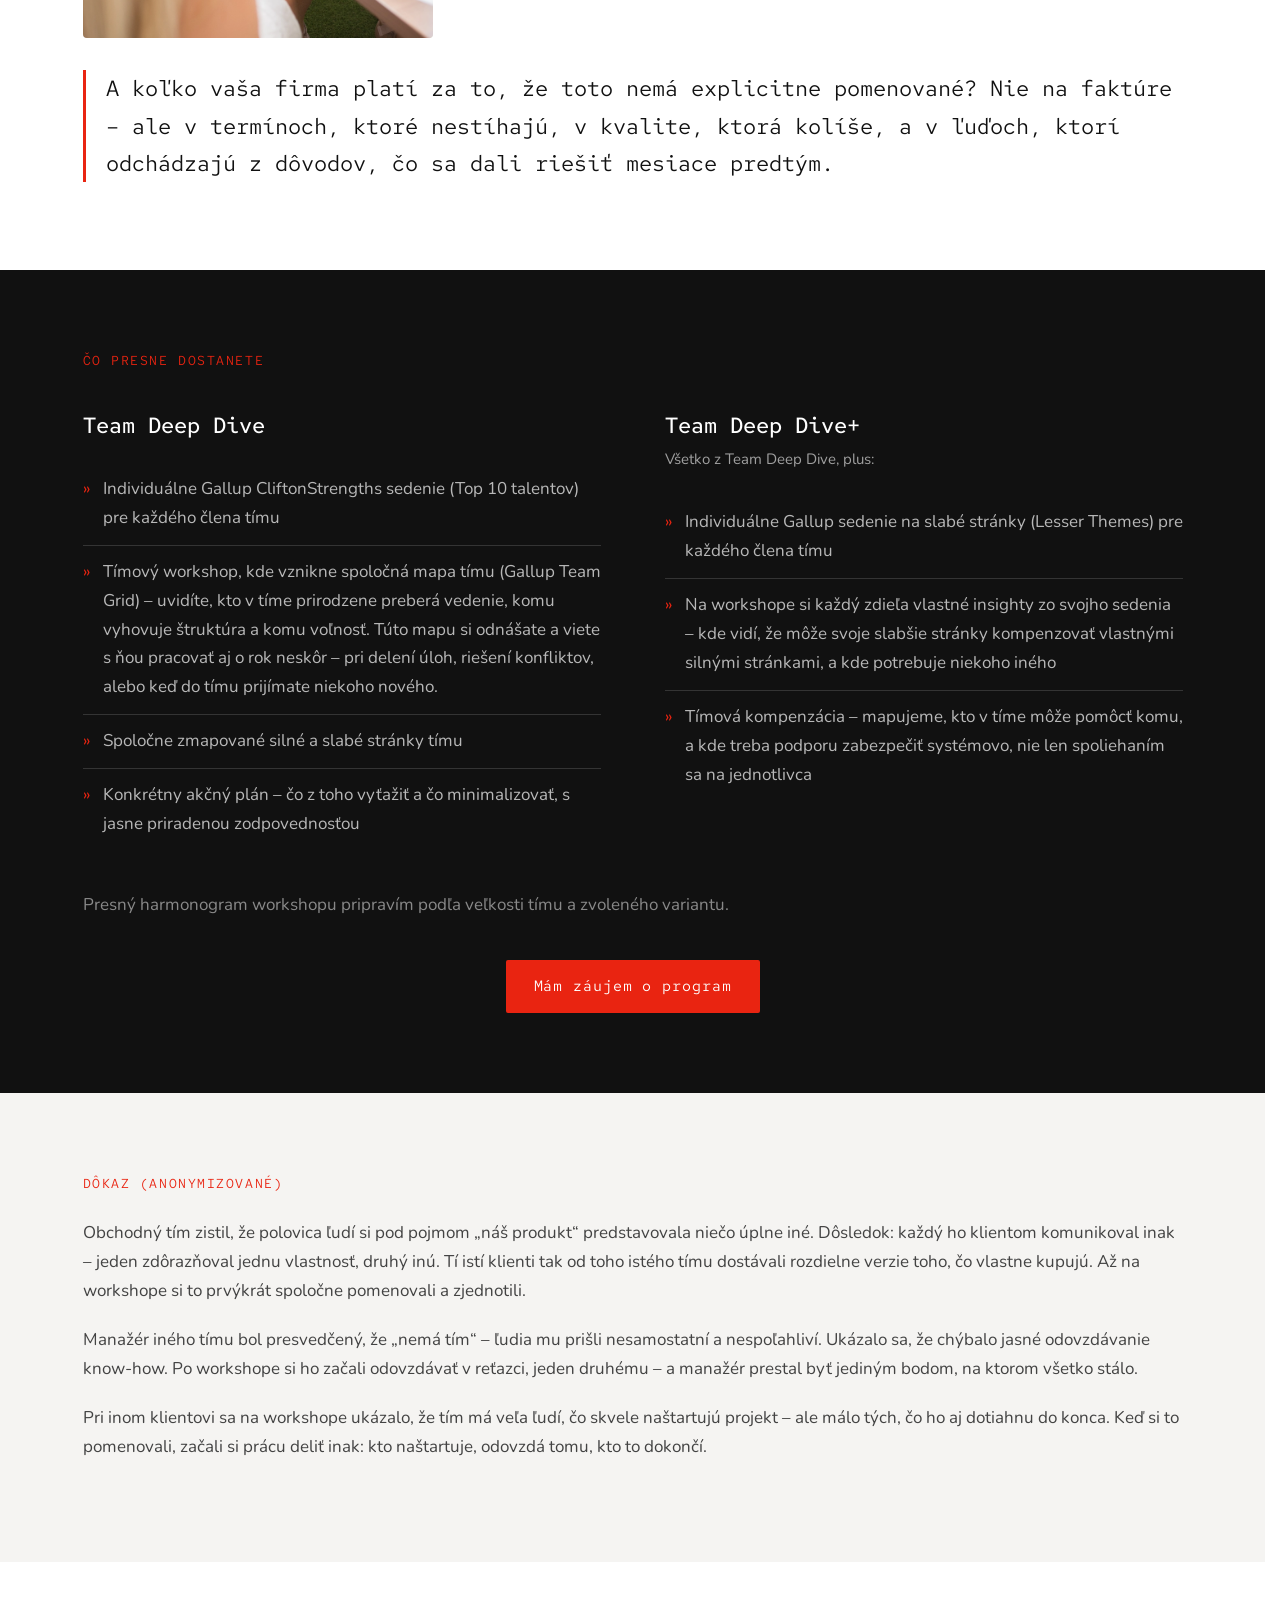
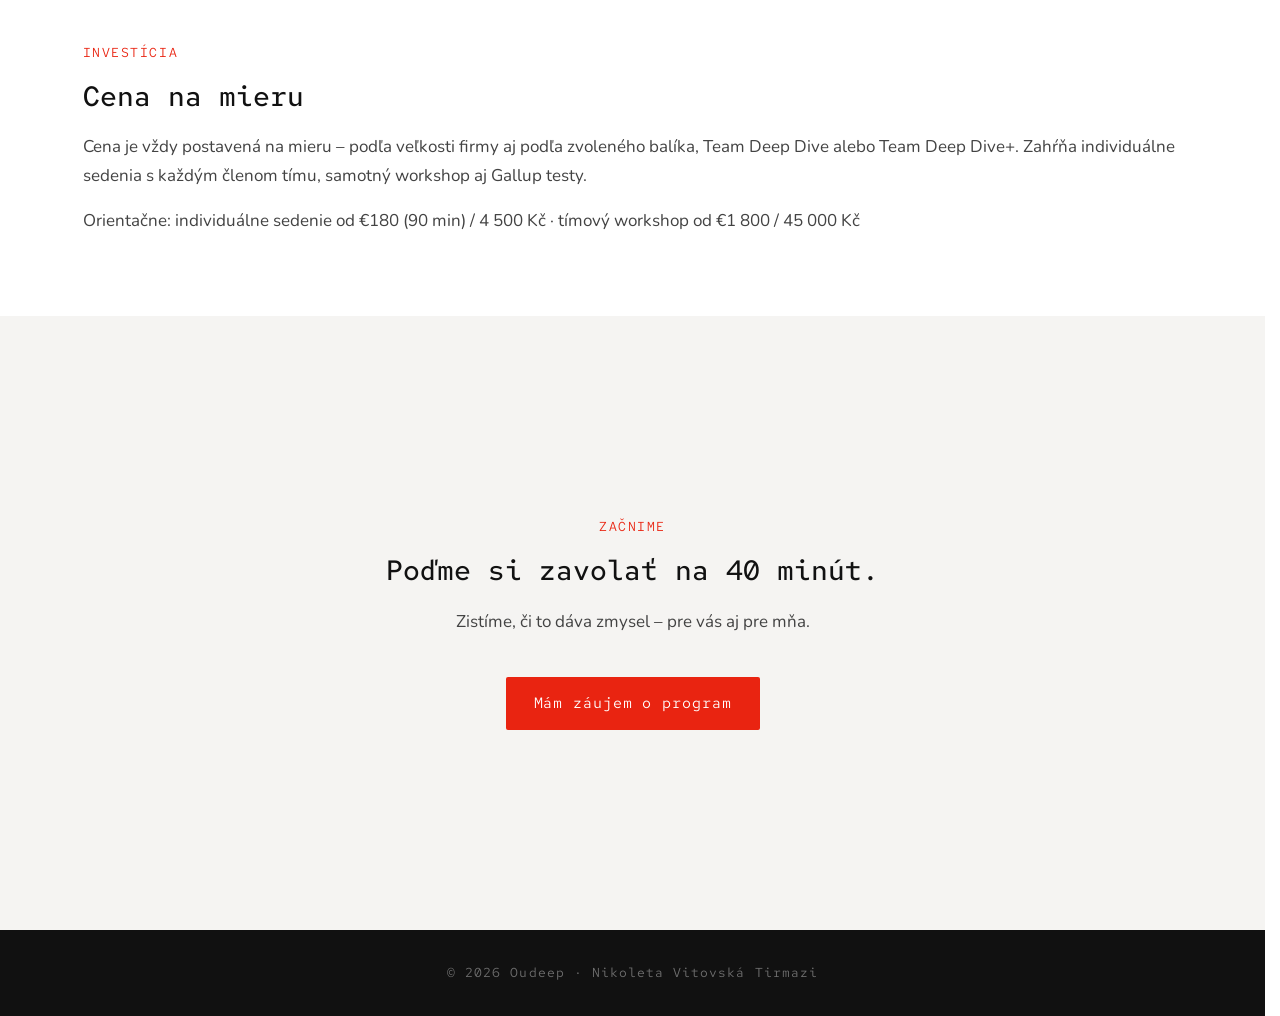
<file: team-deep-dive.html>
<!DOCTYPE html>
<html lang="sk">
<head>
<meta charset="UTF-8">
<meta name="viewport" content="width=device-width, initial-scale=1.0">
<title>Team Deep Dive – Oudeep</title>
<link rel="preconnect" href="https://fonts.googleapis.com">
<link href="https://fonts.googleapis.com/css2?family=Red+Hat+Mono:wght@400;500;600&family=Nunito:wght@400;500;600;700&display=swap" rel="stylesheet">
<link rel="stylesheet" href="css/style.css">
</head>
<body>

<!-- NAV -->
<nav>
  <div class="nav-inner">
    <a class="logo" href="index.html"><img src="media/oudeep-logo-300x79.png" alt="Oudeep"></a>
    <ul class="nav-links">
      <li><a href="index.html#spolupráca">Spolupráca</a></li>
      <li class="nav-dropdown">
        <button class="nav-dropdown-toggle" onclick="toggleDropdown(this)">Programy</button>
        <div class="dropdown-menu">
          <a href="team-deep-dive.html">Team Deep Dive</a>
          <a href="lead-with-strengths.html">Lead with Strengths</a>
          <a href="the-full-return.html">The Full Return</a>
          <a href="programy-na-mieru.html">Rozvojové programy na mieru</a>
        </div>
      </li>
      <li><a href="referencie.html">Referencie</a></li>
      <li><a href="o-mne.html">O mne</a></li>
      <li><a href="index.html#kontakt">Kontakt</a></li>
    </ul>
    <a class="nav-cta" href="https://calendar.app.google/rxbeNdomgocEqDAd6" target="_blank" rel="noopener">Dohodnime si call</a>
    <button class="nav-hamburger" onclick="toggleMenu(this)" aria-label="Menu">
      <span></span><span></span><span></span>
    </button>
  </div>
  <div class="nav-mobile" id="nav-mobile">
    <a href="index.html#spolupráca" onclick="closeMenu()">Spolupráca</a>
    <a href="team-deep-dive.html" onclick="closeMenu()">Team Deep Dive</a>
    <a href="lead-with-strengths.html" onclick="closeMenu()">Lead with Strengths</a>
    <a href="the-full-return.html" onclick="closeMenu()">The Full Return</a>
    <a href="programy-na-mieru.html" onclick="closeMenu()">Rozvojové programy na mieru</a>
    <a href="referencie.html" onclick="closeMenu()">Referencie</a>
    <a href="o-mne.html" onclick="closeMenu()">O mne</a>
    <a href="index.html#kontakt" onclick="closeMenu()">Kontakt</a>
    <a href="https://calendar.app.google/rxbeNdomgocEqDAd6" target="_blank" rel="noopener" onclick="closeMenu()">Dohodnime si call →</a>
  </div>
</nav>

<!-- HERO -->
<section class="hero">
  <div class="hero-inner">
    <div class="hero-text">
      <span class="label">Pre manažérov a lídrov, ktorí vedú ľudí – nie len procesy.</span>
      <h1>Z akého priestoru vediete svoj tím? A viete, čo stojí za jeho výsledkami?</h1>
      <p>Team Deep Dive vám dá odpoveď na obe otázky – priamo z toho, čo sa naozaj deje vo vašom tíme.</p>
      <a class="btn btn--red" href="https://calendar.app.google/rxbeNdomgocEqDAd6" target="_blank" rel="noopener">Mám záujem o program</a>
    </div>
    <div class="hero-image"><img src="media/team-deep-dive-hero.webp" alt="Team Deep Dive"></div>
  </div>
</section>

<!-- PREČO NA TOM ZÁLEŽÍ -->
<section class="section">
  <div class="container">
    <div class="positioning-inner">
      <div class="positioning-text">
        <span class="label">Prečo na tom záleží</span>
        <p><strong>Team Deep Dive</strong> je o tom, aby si každý človek v tíme uvedomil: kde je jeho hodnota? Kde je jeho kúsok zodpovednosti? Kde je priestor, ktorý môže využiť, zlepšovať? Ktorý môže prevziať a „bojovať“ zaň?</p>
        <p>A kde naopak je priestor, kde potrebuje pomoc? Nie preto, že je slabý, ale preto, že to jednoducho nie je v súlade s ním. Že to nie je jeho silná stránka.</p>
        <p>Nepoďme sa ďalej kúpať a podporovať priemernosť, ktorá bola veľakrát oslavovaná v našom školskom systéme.</p>
        <p>Poďme práve pochopiť to, v čom sme unikátni. Každý z nás, náš tím, naša firma. A ako to celé môžeme pretaviť do nášho bežného fungovania, operatívy a rozhodnutí, ktoré robíme dennodenne.</p>
        <p>A čím viac vecí okolo nás rieši AI, tým viac záleží na tom, čo v ľuďoch zostáva jedinečné.</p>
        <p>Presne o tomto ide v <strong>Team Deep Dive</strong>.</p>
      </div>
    </div>
  </div>
</section>

<!-- AKO NA TO -->
<section class="section section--gray">
  <div class="container">
    <span class="label">Ako na to</span>
    <h2>Poznaj seba, poznaj svoj tím.</h2>
    <p style="color:var(--gray-text); margin-top:16px; max-width:640px;">Manažéri, lídri, tímy a jednotlivci riešia dennodenne rôznu paletu oblastí, záležitostí, problémov a výziev. Postup je jednoduchý, ale nie ľahký.</p>

    <h3 style="margin-top:56px; margin-bottom:24px;">Najprv: Poznám seba.</h3>
    <ul class="lws-list">
      <li>Z akého priestoru rozhodujem – z istoty, z tlaku, z potreby mať všetko pod kontrolou?</li>
      <li>Čo mi ide prirodzene – a čo ma stojí energiu, aj keď to navonok zvládam?</li>
      <li>Vidím svoj tím taký, aký naozaj je – alebo cez vlastný filter, ktorý mi niekedy zavadzia?</li>
      <li>Reagujem na svojich ľudí z toho, kto som – alebo z toho, kým si myslím, že by som mal/a byť?</li>
    </ul>

    <h3 style="margin-top:56px; margin-bottom:8px;">Potom: Spoznám svoj tím.</h3>

    <h4 style="font-family:var(--font-heading); font-size:var(--text-sm); margin-top:32px; margin-bottom:16px;">Ako pracuje</h4>
    <ul class="lws-list">
      <li>Kto je ten, kto začína projekty – a kto ich dokončuje?</li>
      <li>Komu treba explicitne povedať, čo má robiť, a kto si sám prevezme iniciatívu?</li>
      <li>Kto dokáže veci plánovať dopredu, a kto naopak funguje najlepšie v ad hoc rozhodnutiach?</li>
      <li>Kto potrebuje jasnosť, štruktúru, disciplínu – a komu vyhovuje prirodzený chaos?</li>
      <li>Kto v tíme potrebuje jasné hranice a štruktúru – a koho naopak mikromanažment dusí a berie mu chuť priniesť vlastný nápad?</li>
    </ul>

    <h4 style="font-family:var(--font-heading); font-size:var(--text-sm); margin-top:40px; margin-bottom:16px;">Ako spolupracuje</h4>
    <ul class="lws-list">
      <li>Kto v tíme preberie zodpovednosť za vlastnú chybu – a kto ju potichu prehodí na kolegu?</li>
      <li>Rozumejú si všetci v tíme na tom, čo je vlastne spoločný cieľ – alebo si pod tým každý predstavuje niečo iné?</li>
      <li>Odovzdávajú si u vás ľudia prácu tak, že sa nič nestratí cestou – alebo veci miznú medzi jednotlivými krokmi a nikto poriadne nevie prečo?</li>
      <li>Ako sa tieto osobnosti môžu navzájom dopĺňať?</li>
      <li>Aký to má dopad na to, ako sa ľudia v tíme cítia – a na výsledky celej firmy?</li>
    </ul>
    <div style="text-align:center; margin-top:40px;">
      <a class="btn btn--red" href="https://calendar.app.google/rxbeNdomgocEqDAd6" target="_blank" rel="noopener">Mám záujem o program</a>
    </div>
  </div>
</section>

<!-- TO SA DEJE NA WORKSHOPE -->
<section class="section">
  <div class="container">
    <div class="tdd-workshop-grid">
      <div class="hero-image hero-image--portrait"><img src="media/team-deep-dive-bottom.webp" alt="Team Deep Dive workshop"></div>
      <div class="problem-text">
        <span class="label">To sa deje na workshope</span>
        <p>Toto všetko sa na <strong>Team Deep Dive</strong> pomenuje nahlas. A zrazu tam sedí tím, kde má každý okolo seba zrkadlá – a týmito zrkadlami sú jeho spolupracovníci.</p>
        <p>Zrkadlo neodsudzuje. Len ukazuje späť to, čo tam je. Každý opíše, ako sám seba vníma a prečo koná tak, ako koná – a tým mu to zrkadlí: čo si všimli, čo ich prekvapilo, kde vidia inak. A to isté zrkadlo sa potom otočí aj na tím ako celok – nielen jednotlivec vidí seba jasnejšie, ale aj tím vidí sám seba.</p>
        <p>Operatíva vám na toto nikdy nedá priestor. Vzniká z toho jasnosť, otvorená komunikácia a priestor na zdieľanie názorov, ktorý predtým nebol. Riešia sa nedorozumenia a frustrácie skôr, než sa stihnú nahromadiť. Zmapujú sa motivácie ľudí – pretože každý z nás ich má niekde inde.</p>
      </div>
    </div>
    <p class="problem-stat">A koľko vaša firma platí za to, že toto nemá explicitne pomenované? Nie na faktúre – ale v termínoch, ktoré nestíhajú, v kvalite, ktorá kolíše, a v ľuďoch, ktorí odchádzajú z dôvodov, čo sa dali riešiť mesiace predtým.</p>
  </div>
</section>

<!-- ČO PRESNE DOSTANETE -->
<section class="section section--dark">
  <div class="container">
    <span class="label">Čo presne dostanete</span>
    <div class="lws-two-col" style="margin-top:40px;">
      <div>
        <h3 style="color:var(--white); margin-bottom:24px;">Team Deep Dive</h3>
        <ul class="lws-list">
          <li style="color:rgba(255,255,255,0.7); border-bottom-color:rgba(255,255,255,0.15);">Individuálne Gallup CliftonStrengths sedenie (Top 10 talentov) pre každého člena tímu</li>
          <li style="color:rgba(255,255,255,0.7); border-bottom-color:rgba(255,255,255,0.15);">Tímový workshop, kde vznikne spoločná mapa tímu (Gallup Team Grid) – uvidíte, kto v tíme prirodzene preberá vedenie, komu vyhovuje štruktúra a komu voľnosť. Túto mapu si odnášate a viete s ňou pracovať aj o rok neskôr – pri delení úloh, riešení konfliktov, alebo keď do tímu prijímate niekoho nového.</li>
          <li style="color:rgba(255,255,255,0.7); border-bottom-color:rgba(255,255,255,0.15);">Spoločne zmapované silné a slabé stránky tímu</li>
          <li style="color:rgba(255,255,255,0.7);">Konkrétny akčný plán – čo z toho vyťažiť a čo minimalizovať, s jasne priradenou zodpovednosťou</li>
        </ul>
      </div>
      <div>
        <h3 style="color:var(--white); margin-bottom:8px;">Team Deep Dive+</h3>
        <p style="color:rgba(255,255,255,0.6); font-size:var(--text-sm); margin-bottom:24px;">Všetko z Team Deep Dive, plus:</p>
        <ul class="lws-list">
          <li style="color:rgba(255,255,255,0.7); border-bottom-color:rgba(255,255,255,0.15);">Individuálne Gallup sedenie na slabé stránky (Lesser Themes) pre každého člena tímu</li>
          <li style="color:rgba(255,255,255,0.7); border-bottom-color:rgba(255,255,255,0.15);">Na workshope si každý zdieľa vlastné insighty zo svojho sedenia – kde vidí, že môže svoje slabšie stránky kompenzovať vlastnými silnými stránkami, a kde potrebuje niekoho iného</li>
          <li style="color:rgba(255,255,255,0.7);">Tímová kompenzácia – mapujeme, kto v tíme môže pomôcť komu, a kde treba podporu zabezpečiť systémovo, nie len spoliehaním sa na jednotlivca</li>
        </ul>
      </div>
    </div>
    <p style="color:rgba(255,255,255,0.5); margin-top:40px;">Presný harmonogram workshopu pripravím podľa veľkosti tímu a zvoleného variantu.</p>
    <div style="text-align:center; margin-top:40px;">
      <a class="btn btn--red" href="https://calendar.app.google/rxbeNdomgocEqDAd6" target="_blank" rel="noopener">Mám záujem o program</a>
    </div>
  </div>
</section>

<!-- DÔKAZ -->
<section class="section section--gray">
  <div class="container">
    <span class="label">Dôkaz (anonymizované)</span>
    <div class="problem-text" style="margin-top:24px;">
      <p>Obchodný tím zistil, že polovica ľudí si pod pojmom „náš produkt“ predstavovala niečo úplne iné. Dôsledok: každý ho klientom komunikoval inak – jeden zdôrazňoval jednu vlastnosť, druhý inú. Tí istí klienti tak od toho istého tímu dostávali rozdielne verzie toho, čo vlastne kupujú. Až na workshope si to prvýkrát spoločne pomenovali a zjednotili.</p>
      <p>Manažér iného tímu bol presvedčený, že „nemá tím“ – ľudia mu prišli nesamostatní a nespoľahliví. Ukázalo sa, že chýbalo jasné odovzdávanie know-how. Po workshope si ho začali odovzdávať v reťazci, jeden druhému – a manažér prestal byť jediným bodom, na ktorom všetko stálo.</p>
      <p>Pri inom klientovi sa na workshope ukázalo, že tím má veľa ľudí, čo skvele naštartujú projekt – ale málo tých, čo ho aj dotiahnu do konca. Keď si to pomenovali, začali si prácu deliť inak: kto naštartuje, odovzdá tomu, kto to dokončí.</p>
    </div>
  </div>
</section>

<!-- INVESTÍCIA -->
<section class="section">
  <div class="container">
    <div class="cena-block">
      <span class="label">Investícia</span>
      <h2>Cena na mieru</h2>
      <p>Cena je vždy postavená na mieru – podľa veľkosti firmy aj podľa zvoleného balíka, Team Deep Dive alebo Team Deep Dive+. Zahŕňa individuálne sedenia s každým členom tímu, samotný workshop aj Gallup testy.</p>
      <p style="margin-top:16px;">Orientačne: individuálne sedenie od €180 (90 min) / 4 500 Kč · tímový workshop od €1 800 / 45 000 Kč</p>
    </div>
  </div>
</section>

<!-- CTA -->
<section class="section section--gray">
  <div class="container">
    <div class="cta-zaver">
      <span class="label">Začnime</span>
      <h2>Poďme si zavolať na 40 minút.</h2>
      <p>Zistíme, či to dáva zmysel – pre vás aj pre mňa.</p>
      <a class="btn btn--red" href="https://calendar.app.google/rxbeNdomgocEqDAd6" target="_blank" rel="noopener">Mám záujem o program</a>
    </div>
  </div>
</section>

<!-- FOOTER -->
<footer>
  <div class="container">
    © 2026 Oudeep · Nikoleta Vitovská Tirmazi
  </div>
</footer>

<script src="js/main.js"></script>
</body>
</html>
</file>
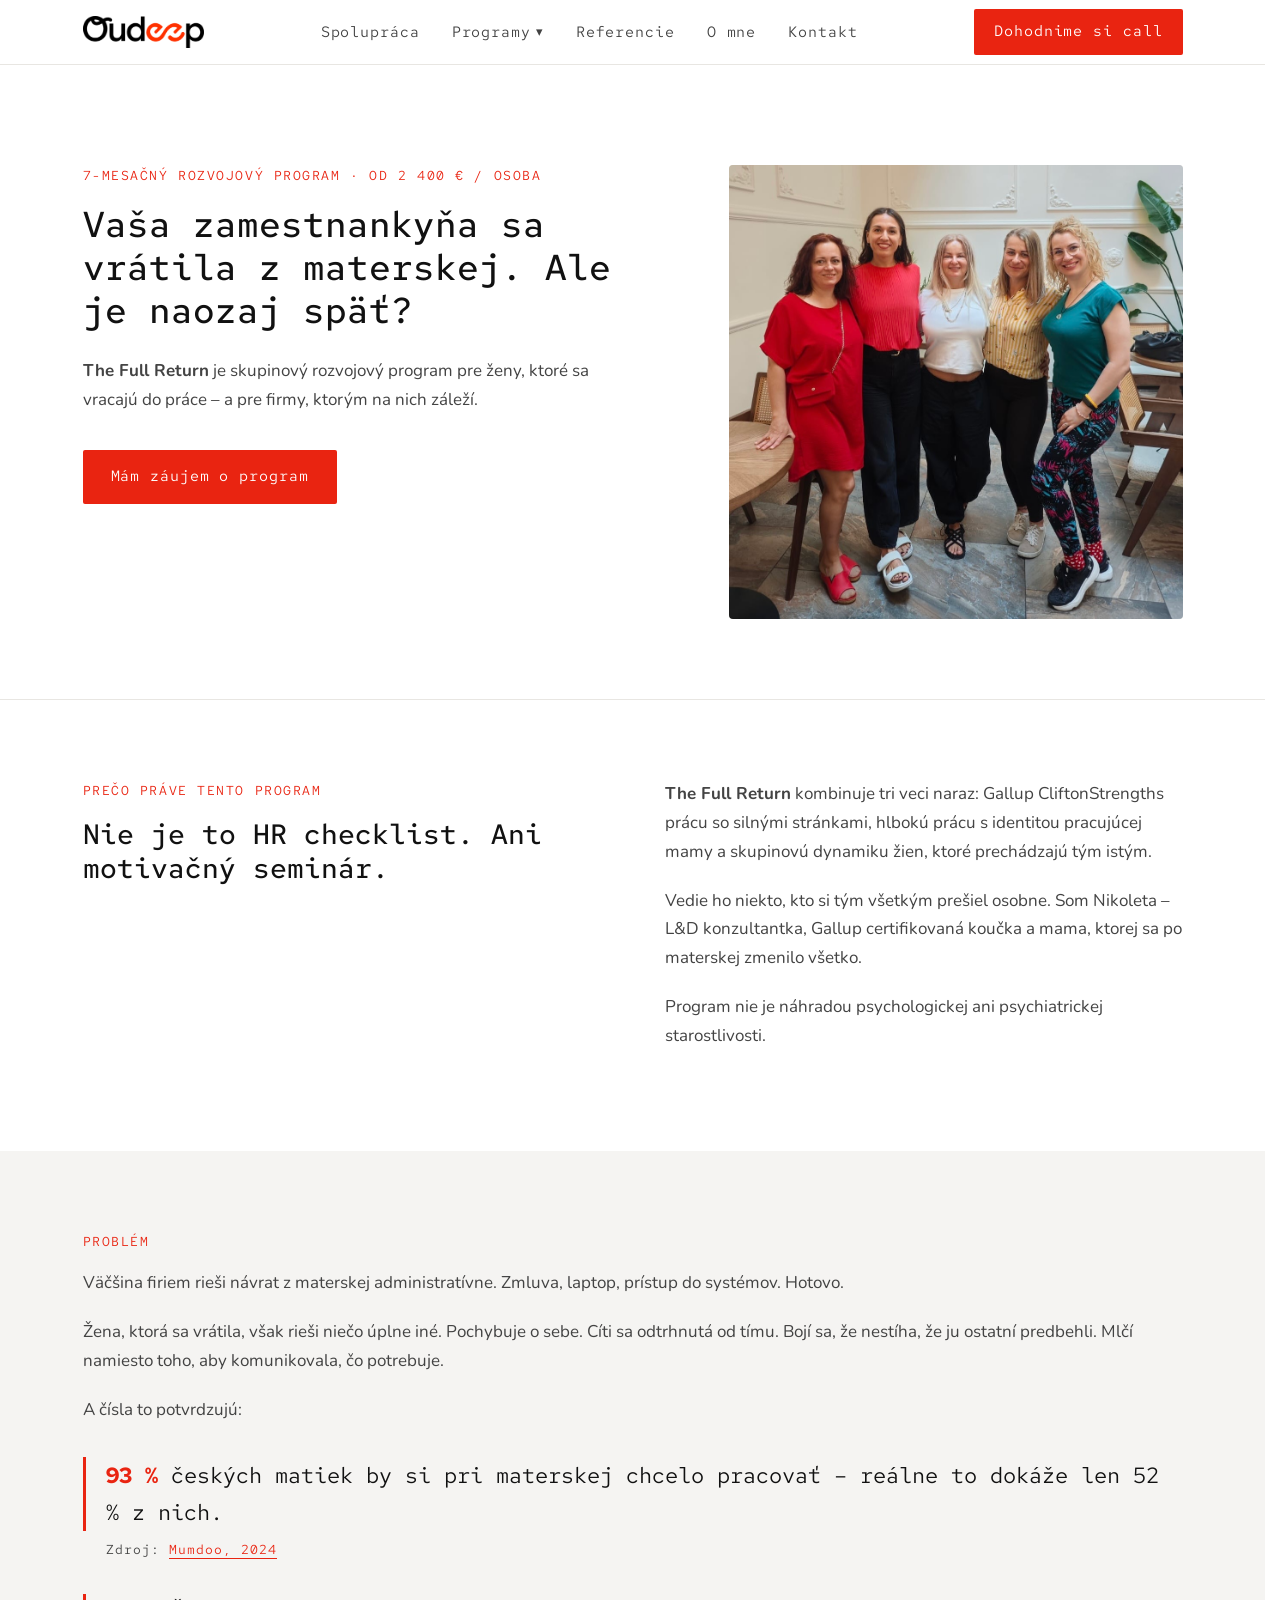
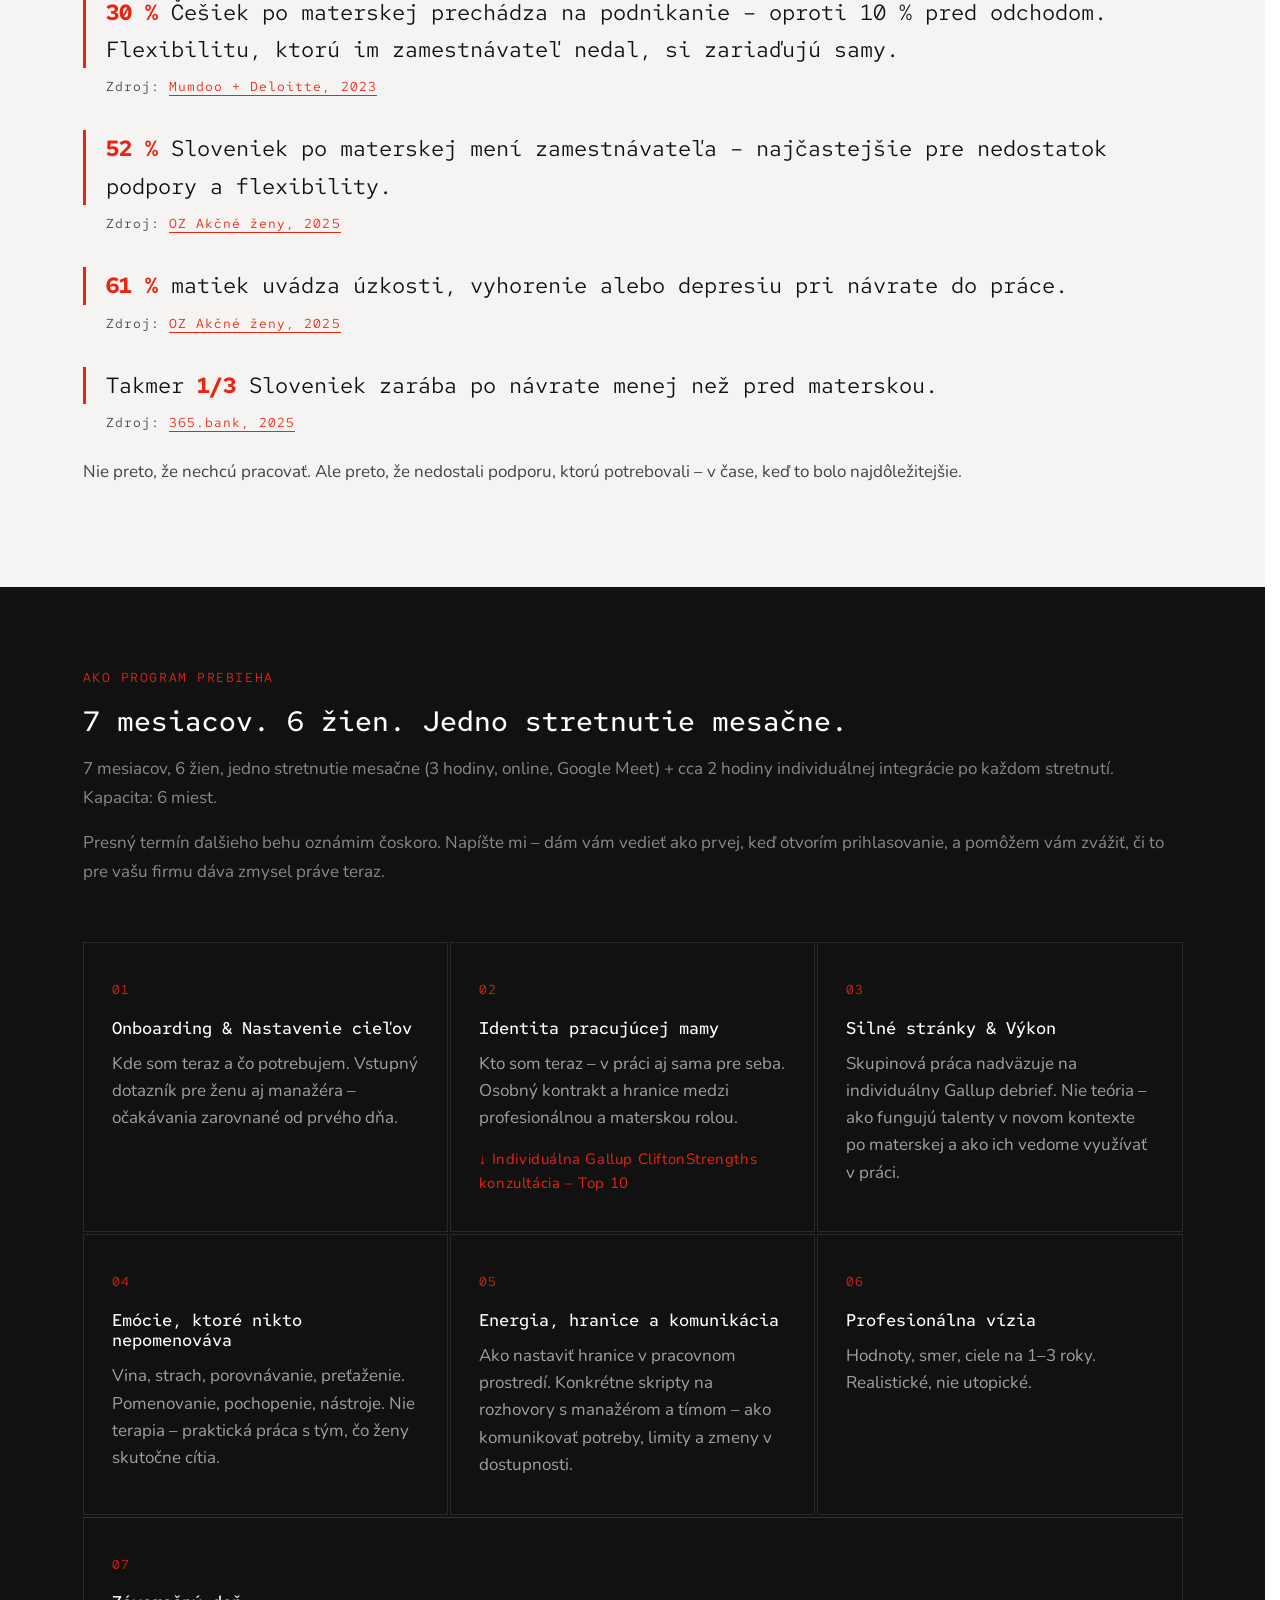
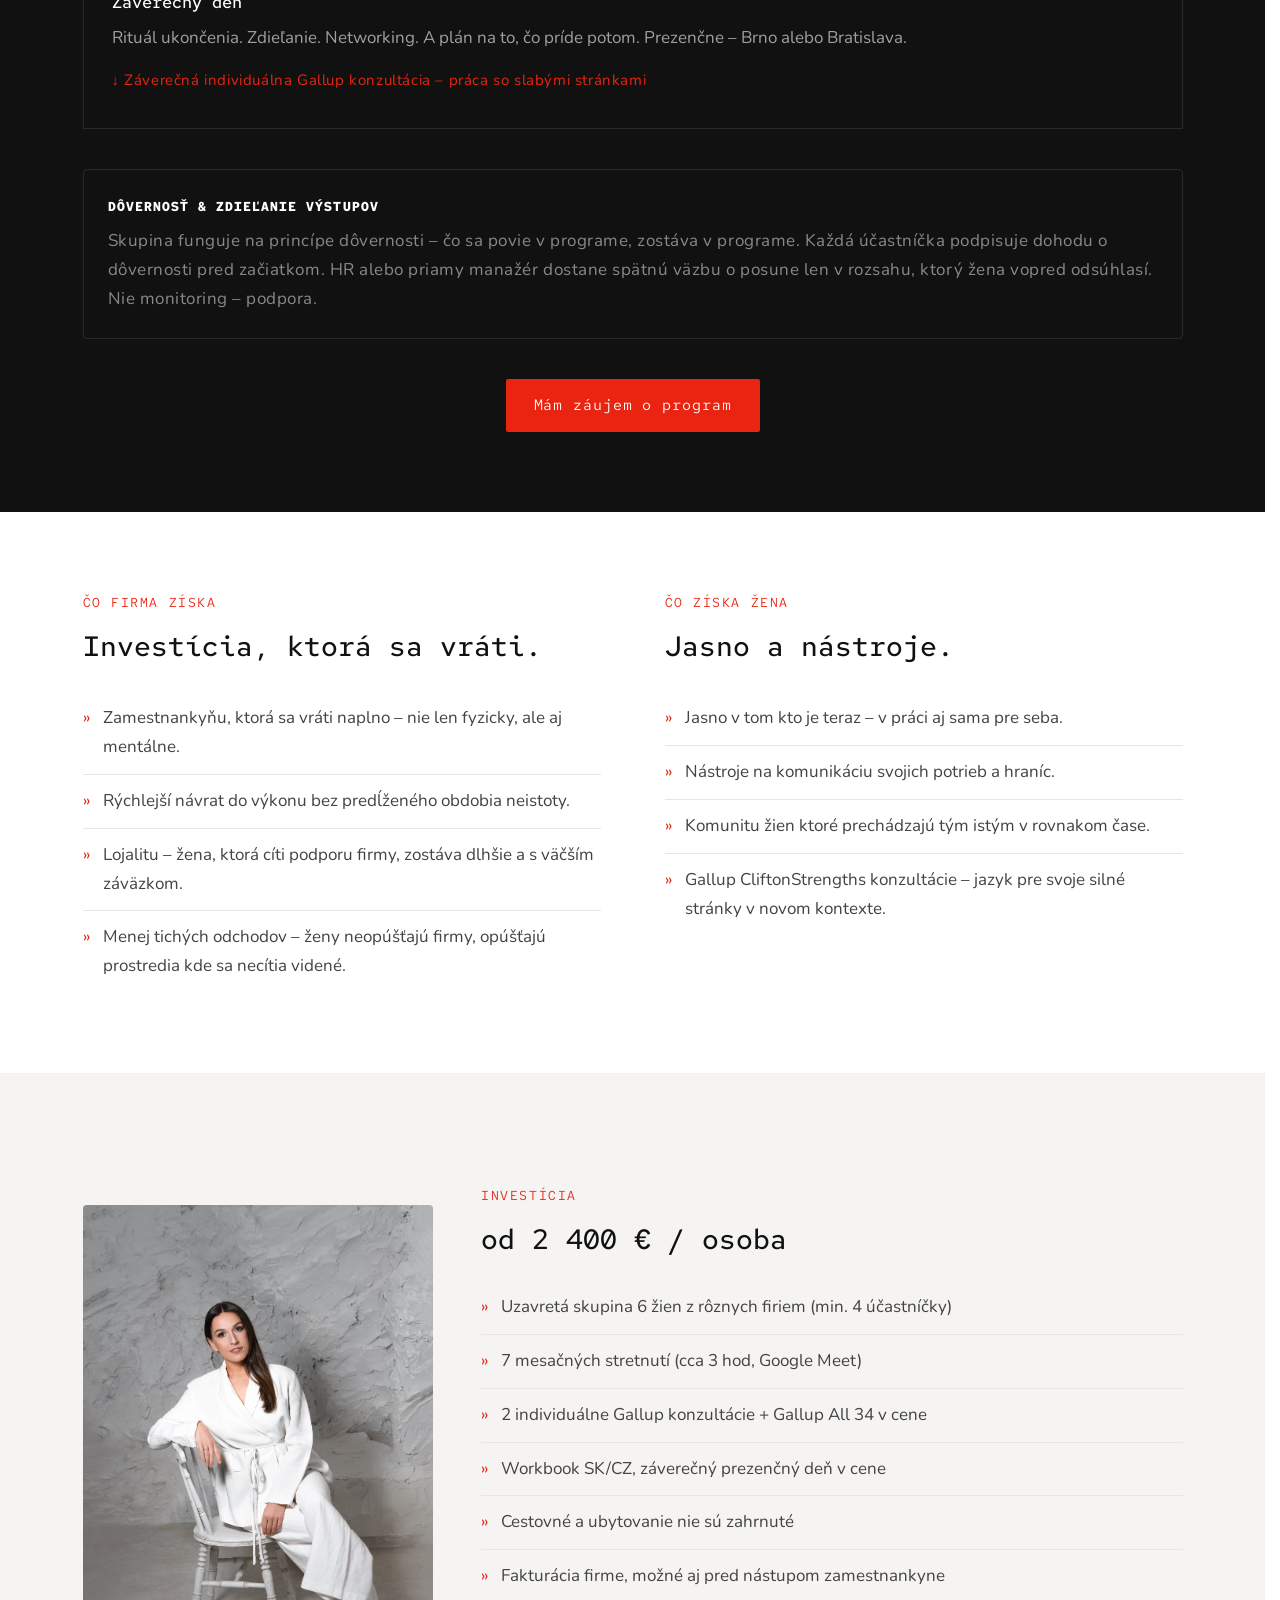
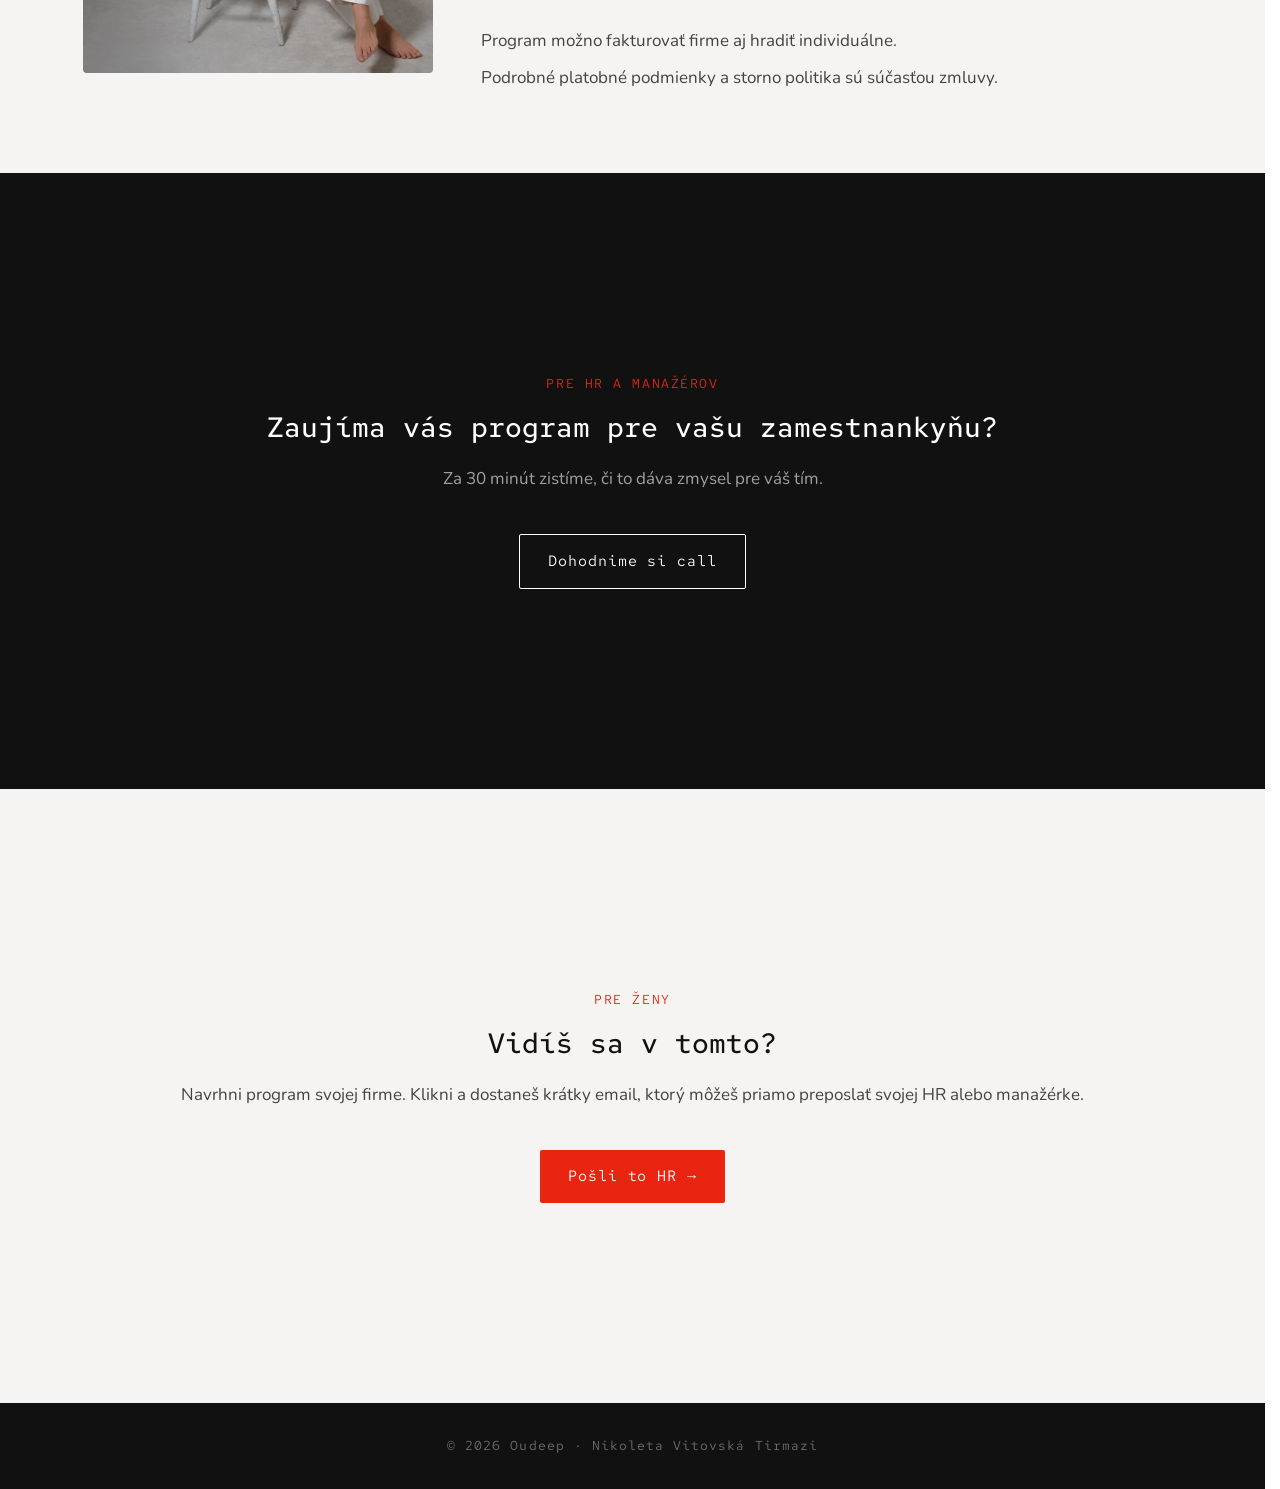
<file: the-full-return.html>
<!DOCTYPE html>
<html lang="sk">
<head>
<meta charset="UTF-8">
<meta name="viewport" content="width=device-width, initial-scale=1.0">
<title>The Full Return – Oudeep</title>
<link rel="preconnect" href="https://fonts.googleapis.com">
<link href="https://fonts.googleapis.com/css2?family=Red+Hat+Mono:wght@400;500;600&family=Nunito:wght@400;500;600;700&display=swap" rel="stylesheet">
<link rel="stylesheet" href="css/style.css">
</head>
<body>

<!-- NAV -->
<nav>
  <div class="nav-inner">
    <a class="logo" href="index.html"><img src="media/oudeep-logo-300x79.png" alt="Oudeep"></a>
    <ul class="nav-links">
      <li><a href="index.html#spolupráca">Spolupráca</a></li>
      <li class="nav-dropdown">
        <button class="nav-dropdown-toggle" onclick="toggleDropdown(this)">Programy</button>
        <div class="dropdown-menu">
          <a href="team-deep-dive.html">Team Deep Dive</a>
          <a href="lead-with-strengths.html">Lead with Strengths</a>
          <a href="the-full-return.html">The Full Return</a>
          <a href="programy-na-mieru.html">Rozvojové programy na mieru</a>
        </div>
      </li>
      <li><a href="referencie.html">Referencie</a></li>
      <li><a href="o-mne.html">O mne</a></li>
      <li><a href="index.html#kontakt">Kontakt</a></li>
    </ul>
    <a class="nav-cta" href="https://calendar.app.google/rxbeNdomgocEqDAd6" target="_blank" rel="noopener">Dohodnime si call</a>
    <button class="nav-hamburger" onclick="toggleMenu(this)" aria-label="Menu">
      <span></span><span></span><span></span>
    </button>
  </div>
  <div class="nav-mobile" id="nav-mobile">
    <a href="index.html#spolupráca" onclick="closeMenu()">Spolupráca</a>
    <a href="team-deep-dive.html" onclick="closeMenu()">Team Deep Dive</a>
    <a href="lead-with-strengths.html" onclick="closeMenu()">Lead with Strengths</a>
    <a href="the-full-return.html" onclick="closeMenu()">The Full Return</a>
    <a href="programy-na-mieru.html" onclick="closeMenu()">Rozvojové programy na mieru</a>
    <a href="referencie.html" onclick="closeMenu()">Referencie</a>
    <a href="o-mne.html" onclick="closeMenu()">O mne</a>
    <a href="index.html#kontakt" onclick="closeMenu()">Kontakt</a>
    <a href="https://calendar.app.google/rxbeNdomgocEqDAd6" target="_blank" rel="noopener" onclick="closeMenu()">Dohodnime si call →</a>
  </div>
</nav>

<!-- HERO -->
<section class="hero">
  <div class="hero-inner">
    <div class="hero-text">
      <span class="label">7-mesačný rozvojový program · od 2 400 € / osoba</span>
      <h1>Vaša zamestnankyňa sa vrátila z materskej. Ale je naozaj späť?</h1>
      <p><strong>The Full Return</strong> je skupinový rozvojový program pre ženy, ktoré sa vracajú do práce – a pre firmy, ktorým na nich záleží.</p>
      <a class="btn btn--red" href="https://calendar.app.google/rxbeNdomgocEqDAd6" target="_blank" rel="noopener">Mám záujem o program</a>
    </div>
    <div class="hero-image hero-image--square"><img src="media/the-full-return-hero.jpg" alt="The Full Return" style="object-position:center bottom;"></div>
  </div>
</section>

<!-- PREČO PRÁVE TENTO PROGRAM -->
<section class="section">
  <div class="container">
    <div class="tfr-why-inner">
      <div>
        <span class="label">Prečo práve tento program</span>
        <h2>Nie je to HR checklist. Ani motivačný seminár.</h2>
      </div>
      <div class="tfr-why-text">
        <p><strong>The Full Return</strong> kombinuje tri veci naraz: Gallup CliftonStrengths prácu so silnými stránkami, hlbokú prácu s identitou pracujúcej mamy a skupinovú dynamiku žien, ktoré prechádzajú tým istým.</p>
        <p>Vedie ho niekto, kto si tým všetkým prešiel osobne. Som Nikoleta – L&D konzultantka, Gallup certifikovaná koučka a mama, ktorej sa po materskej zmenilo všetko.</p>
        <p style="margin-top:16px;">Program nie je náhradou psychologickej ani psychiatrickej starostlivosti.</p>
      </div>
    </div>
  </div>
</section>

<!-- PROBLÉM -->
<section class="section section--gray">
  <div class="container">
    <span class="label">Problém</span>
    <div class="problem-text">
      <p>Väčšina firiem rieši návrat z materskej administratívne. Zmluva, laptop, prístup do systémov. Hotovo.</p>
      <p>Žena, ktorá sa vrátila, však rieši niečo úplne iné. Pochybuje o sebe. Cíti sa odtrhnutá od tímu. Bojí sa, že nestíha, že ju ostatní predbehli. Mlčí namiesto toho, aby komunikovala, čo potrebuje.</p>
      <p>A čísla to potvrdzujú:</p>
      <p class="problem-stat"><strong>93 %</strong> českých matiek by si pri materskej chcelo pracovať – reálne to dokáže len 52 % z nich.</p>
      <p class="problem-source">Zdroj: <a href="https://www.czechstartups.org/novinky/93-cesek-chce-pri-materske-ci-rodicovske-pracovat-realne-vsak-muze-jen-polovina-z-nich-cr-tim-rocne-prichazi-o-miliardy-vyplyva-z-pruzkumu-mumdoo/" target="_blank">Mumdoo, 2024</a></p>
      <p class="problem-stat"><strong>30 %</strong> Češiek po materskej prechádza na podnikanie – oproti 10 % pred odchodom. Flexibilitu, ktorú im zamestnávateľ nedal, si zariaďujú samy.</p>
      <p class="problem-source">Zdroj: <a href="https://www.deloitte.com/cz-sk/cs/about/press-room/na-rodicovske-dovolene-pracuje-jen-polovina-tech-ktere-chteji-vyplyva-z-noveho-pruzkumu-deloitte-a-mumdoo-o-ceskych-matkach.html" target="_blank">Mumdoo + Deloitte, 2023</a></p>
      <p class="problem-stat"><strong>52 %</strong> Sloveniek po materskej mení zamestnávateľa – najčastejšie pre nedostatok podpory a flexibility.</p>
      <p class="problem-source">Zdroj: <a href="https://akcnezeny.sk/prieskum-aky-je-navrat-zien-do-prace-po-materskej-a-rodicovskej-dovolenke/" target="_blank">OZ Akčné ženy, 2025</a></p>
      <p class="problem-stat"><strong>61 %</strong> matiek uvádza úzkosti, vyhorenie alebo depresiu pri návrate do práce.</p>
      <p class="problem-source">Zdroj: <a href="https://akcnezeny.sk/prieskum-aky-je-navrat-zien-do-prace-po-materskej-a-rodicovskej-dovolenke/" target="_blank">OZ Akčné ženy, 2025</a></p>
      <p class="problem-stat">Takmer <strong>1/3</strong> Sloveniek zarába po návrate menej než pred materskou.</p>
      <p class="problem-source">Zdroj: <a href="https://www.omediach.com/internet/29252-po-materskej-a-rodicovskej-dovolenke-stagnuje-kariera-aj-plat-vaecsina-zien-po-navrate-do-prace-zaraba-rovnako-alebo-menej" target="_blank">365.bank, 2025</a></p>
      <p>Nie preto, že nechcú pracovať. Ale preto, že nedostali podporu, ktorú potrebovali – v čase, keď to bolo najdôležitejšie.</p>
    </div>
  </div>
</section>

<!-- MODULY -->
<section class="section section--dark">
  <div class="container">
    <span class="label">Ako program prebieha</span>
    <h2 style="color:var(--white); margin-bottom: 16px;">7 mesiacov. 6 žien. Jedno stretnutie mesačne.</h2>
    <p style="color:rgba(255,255,255,0.5); margin-bottom: 16px;">7 mesiacov, 6 žien, jedno stretnutie mesačne (3 hodiny, online, Google Meet) + cca 2 hodiny individuálnej integrácie po každom stretnutí. Kapacita: 6 miest.</p>
    <p style="color:rgba(255,255,255,0.5); margin-bottom: 56px;">Presný termín ďalšieho behu oznámim čoskoro. Napíšte mi – dám vám vedieť ako prvej, keď otvorím prihlasovanie, a pomôžem vám zvážiť, či to pre vašu firmu dáva zmysel práve teraz.</p>
    <div class="moduly-grid">
      <div class="modul">
        <span class="modul-num">01</span>
        <h3>Onboarding & Nastavenie cieľov</h3>
        <p>Kde som teraz a čo potrebujem. Vstupný dotazník pre ženu aj manažéra – očakávania zarovnané od prvého dňa.</p>
      </div>
      <div class="modul">
        <span class="modul-num">02</span>
        <h3>Identita pracujúcej mamy</h3>
        <p>Kto som teraz – v práci aj sama pre seba. Osobný kontrakt a hranice medzi profesionálnou a materskou rolou.</p>
        <p style="color:var(--red); font-size:var(--text-sm); margin-top:16px; letter-spacing:0.04em;">↓ Individuálna Gallup CliftonStrengths konzultácia – Top 10</p>
      </div>
      <div class="modul">
        <span class="modul-num">03</span>
        <h3>Silné stránky & Výkon</h3>
        <p>Skupinová práca nadväzuje na individuálny Gallup debrief. Nie teória – ako fungujú talenty v novom kontexte po materskej a ako ich vedome využívať v práci.</p>
      </div>
      <div class="modul">
        <span class="modul-num">04</span>
        <h3>Emócie, ktoré nikto nepomenováva</h3>
        <p>Vina, strach, porovnávanie, preťaženie. Pomenovanie, pochopenie, nástroje. Nie terapia – praktická práca s tým, čo ženy skutočne cítia.</p>
      </div>
      <div class="modul">
        <span class="modul-num">05</span>
        <h3>Energia, hranice a komunikácia</h3>
        <p>Ako nastaviť hranice v pracovnom prostredí. Konkrétne skripty na rozhovory s manažérom a tímom – ako komunikovať potreby, limity a zmeny v dostupnosti.</p>
      </div>
      <div class="modul">
        <span class="modul-num">06</span>
        <h3>Profesionálna vízia</h3>
        <p>Hodnoty, smer, ciele na 1–3 roky. Realistické, nie utopické.</p>
      </div>
      <div class="modul modul--wide">
        <span class="modul-num">07</span>
        <h3>Záverečný deň</h3>
        <p>Rituál ukončenia. Zdieľanie. Networking. A plán na to, čo príde potom. Prezenčne – Brno alebo Bratislava.</p>
        <p style="color:var(--red); font-size:var(--text-sm); margin-top:16px; letter-spacing:0.04em;">↓ Záverečná individuálna Gallup konzultácia – práca so slabými stránkami</p>
      </div>
    </div>
    <div class="moduly-note" style="margin-top:40px; padding:24px; border:1px solid rgba(255,255,255,0.1); border-radius:4px;">
      <p style="color:rgba(255,255,255,0.6); font-size:var(--text-sm); margin-bottom:8px;"><strong style="color:var(--white); font-family:var(--font-heading); font-size:var(--text-xs); letter-spacing:0.08em;">DÔVERNOSŤ & ZDIEĽANIE VÝSTUPOV</strong></p>
      <p style="color:rgba(255,255,255,0.5); font-size:var(--text-base);">Skupina funguje na princípe dôvernosti – čo sa povie v programe, zostáva v programe. Každá účastníčka podpisuje dohodu o dôvernosti pred začiatkom. HR alebo priamy manažér dostane spätnú väzbu o posune len v rozsahu, ktorý žena vopred odsúhlasí. Nie monitoring – podpora.</p>
    </div>
    <div style="text-align:center; margin-top:40px;">
      <a class="btn btn--red" href="https://calendar.app.google/rxbeNdomgocEqDAd6" target="_blank" rel="noopener">Mám záujem o program</a>
    </div>
  </div>
</section>

<!-- ČO FIRMA ZÍSKA -->
<section class="section">
  <div class="container">
    <div class="lws-two-col">
      <div>
        <span class="label">Čo firma získa</span>
        <h2>Investícia, ktorá sa vráti.</h2>
        <ul class="lws-list">
          <li>Zamestnankyňu, ktorá sa vráti naplno – nie len fyzicky, ale aj mentálne.</li>
          <li>Rýchlejší návrat do výkonu bez predĺženého obdobia neistoty.</li>
          <li>Lojalitu – žena, ktorá cíti podporu firmy, zostáva dlhšie a s väčším záväzkom.</li>
          <li>Menej tichých odchodov – ženy neopúšťajú firmy, opúšťajú prostredia kde sa necítia videné.</li>
        </ul>
      </div>
      <div>
        <span class="label">Čo získa žena</span>
        <h2>Jasno a nástroje.</h2>
        <ul class="lws-list">
          <li>Jasno v tom kto je teraz – v práci aj sama pre seba.</li>
          <li>Nástroje na komunikáciu svojich potrieb a hraníc.</li>
          <li>Komunitu žien ktoré prechádzajú tým istým v rovnakom čase.</li>
          <li>Gallup CliftonStrengths konzultácie – jazyk pre svoje silné stránky v novom kontexte.</li>
        </ul>
      </div>
    </div>
  </div>
</section>

<!-- INVESTÍCIA -->
<section class="section section--gray">
  <div class="container">
    <div class="tdd-workshop-grid">
      <div class="hero-image hero-image--portrait"><img src="media/oudeep-nikoleta-tirmazi-vitovska-the-full-return.webp" alt="The Full Return"></div>
      <div class="cena-block">
        <span class="label">Investícia</span>
        <h2>od 2 400 € / osoba</h2>
        <ul class="lws-list" style="margin-top:24px;">
          <li>Uzavretá skupina 6 žien z rôznych firiem (min. 4 účastníčky)</li>
          <li>7 mesačných stretnutí (cca 3 hod, Google Meet)</li>
          <li>2 individuálne Gallup konzultácie + Gallup All 34 v cene</li>
          <li>Workbook SK/CZ, záverečný prezenčný deň v cene</li>
          <li>Cestovné a ubytovanie nie sú zahrnuté</li>
          <li>Fakturácia firme, možné aj pred nástupom zamestnankyne</li>
        </ul>
        <p style="margin-top:24px;">Program možno fakturovať firme aj hradiť individuálne.</p>
        <p style="margin-top:8px;">Podrobné platobné podmienky a storno politika sú súčasťou zmluvy.</p>
      </div>
    </div>
  </div>
</section>

<!-- CTA 1 – Pre HR a manažérov -->
<section class="section section--dark">
  <div class="container">
    <div class="cta-zaver">
      <span class="label">Pre HR a manažérov</span>
      <h2 style="color:var(--white);">Zaujíma vás program pre vašu zamestnankyňu?</h2>
      <p style="color:rgba(255,255,255,0.6);">Za 30 minút zistíme, či to dáva zmysel pre váš tím.</p>
      <a class="btn btn--outline-white" href="https://calendar.app.google/rxbeNdomgocEqDAd6" target="_blank" rel="noopener">Dohodnime si call</a>
    </div>
  </div>
</section>

<!-- CTA 2 – Pre ženy -->
<section class="section section--gray">
  <div class="container">
    <div class="cta-zaver">
      <span class="label">Pre ženy</span>
      <h2>Vidíš sa v tomto?</h2>
      <p>Navrhni program svojej firme. Klikni a dostaneš krátky email, ktorý môžeš priamo preposlať svojej HR alebo manažérke.</p>
      <a class="btn btn--red" href="#">Pošli to HR →</a>
    </div>
  </div>
</section>

<!-- FOOTER -->
<footer>
  <div class="container">
    © 2026 Oudeep · Nikoleta Vitovská Tirmazi
  </div>
</footer>

<script src="js/main.js"></script>
</body>
</html>
</file>
<file: css/style.css>
*, *::before, *::after { box-sizing: border-box; margin: 0; padding: 0; }

:root {
  --red: #e92411;
  --black: #111111;
  --white: #ffffff;
  --gray-light: #F5F4F2;
  --gray-mid: #E8E6E2;
  --gray-text: #434343;
  --font-heading: 'Red Hat Mono', monospace;
  --font-body: 'Nunito', sans-serif;
  --max: 1100px;
  --pad: clamp(24px, 5vw, 80px);

  /* Typografická škála */
  --text-xs:   13px;   /* labely, čísla */
  --text-sm:   15px;   /* nav, tlačítka, zdroje */
  --text-base: 17px;   /* body text */
  --text-lg:   clamp(18px, 2vw, 22px);  /* perex, důležitý text */
  --text-xl:   clamp(20px, 2.5vw, 28px);  /* H2 */
  --text-2xl:  clamp(22px, 3vw, 36px);    /* H1 */
}

html { scroll-behavior: smooth; scrollbar-gutter: stable; }

body {
  font-family: var(--font-body);
  color: var(--black);
  background: var(--white);
  font-size: var(--text-base);
  line-height: 1.7;
  -webkit-font-smoothing: antialiased;
}

/* ── UTILITIES ── */
.container { max-width: var(--max); margin: 0 auto; }
.section { padding: 80px var(--pad); }
.section--gray { background: var(--gray-light); }
.section--dark { background: var(--black); color: var(--white); }

.label {
  font-family: var(--font-heading);
  font-size: var(--text-xs);
  letter-spacing: 0.12em;
  text-transform: uppercase;
  color: var(--red);
  margin-bottom: 16px;
  display: block;
}

h1, h2, h3 { font-family: var(--font-heading); font-weight: 500; line-height: 1.2; }
h1 { font-size: var(--text-2xl); }
h2 { font-size: var(--text-xl); }
h3 { font-size: var(--text-lg); }

.btn {
  display: inline-block;
  font-family: var(--font-heading);
  font-size: var(--text-sm);
  letter-spacing: 0.06em;
  padding: 14px 28px;
  border-radius: 2px;
  text-decoration: none;
  transition: all 0.2s;
  cursor: pointer;
  border: none;
}
.btn--red { background: var(--red); color: var(--white); }
.btn--red:hover { background: #b8311f; }
.btn--outline { background: transparent; color: var(--black); border: 1.5px solid var(--black); }
.btn--outline:hover { background: var(--black); color: var(--white); }
.btn--outline-white { background: transparent; color: var(--white); border: 1.5px solid var(--white); }
.btn--outline-white:hover { background: var(--white); color: var(--black); }

/* ── NAV ── */
nav {
  position: sticky;
  top: 0;
  z-index: 100;
  background: var(--white);
  border-bottom: 1px solid var(--gray-mid);
  padding: 0 var(--pad);
}
.nav-inner {
  max-width: var(--max);
  margin: 0 auto;
  display: flex;
  align-items: center;
  justify-content: space-between;
  height: 64px;
}
.logo {
  display: flex;
  align-items: center;
}
.logo img {
  height: 32px;
  width: auto;
  display: block;
}
.nav-links {
  display: flex;
  align-items: center;
  gap: 32px;
  list-style: none;
}
.nav-links a {
  font-family: var(--font-heading);
  font-size: var(--text-sm);
  letter-spacing: 0.06em;
  text-decoration: none;
  color: var(--gray-text);
  transition: color 0.2s;
}
.nav-links a:hover { color: var(--black); }
.nav-cta {
  font-family: var(--font-heading);
  font-size: var(--text-sm);
  letter-spacing: 0.06em;
  padding: 10px 20px;
  background: var(--red);
  color: var(--white);
  text-decoration: none;
  border-radius: 2px;
  transition: background 0.2s;
}
.nav-cta:hover { background: #b8311f; }

/* ── DROPDOWN ── */
.nav-dropdown {
  position: relative;
}
.nav-dropdown-toggle {
  font-family: var(--font-heading);
  font-size: var(--text-sm);
  letter-spacing: 0.06em;
  text-decoration: none;
  color: var(--gray-text);
  transition: color 0.2s;
  background: none;
  border: none;
  cursor: pointer;
  padding: 0;
  display: flex;
  align-items: center;
  gap: 5px;
}
.nav-dropdown-toggle::after {
  content: '▾';
  font-size: var(--text-xs);
  transition: transform 0.2s;
}
.nav-dropdown-toggle:hover { color: var(--black); }
.nav-dropdown-toggle.open::after { transform: rotate(180deg); }
.nav-dropdown-toggle.open { color: var(--black); }

.dropdown-menu {
  display: none;
  position: absolute;
  top: calc(100% + 16px);
  left: 0;
  background: var(--white);
  border: 1px solid var(--gray-mid);
  border-radius: 4px;
  min-width: 240px;
  z-index: 200;
  overflow: hidden;
}
.dropdown-menu.open { display: block; }
.dropdown-menu a {
  display: block;
  font-family: var(--font-heading);
  font-size: var(--text-sm);
  letter-spacing: 0.06em;
  text-decoration: none;
  color: var(--gray-text);
  padding: 14px 20px;
  border-bottom: 1px solid var(--gray-mid);
  transition: background 0.15s, color 0.15s;
}
.dropdown-menu a:last-child { border-bottom: none; }
.dropdown-menu a:hover { background: var(--gray-light); color: var(--black); }

/* ── HAMBURGER ── */
.nav-hamburger {
  display: none;
  flex-direction: column;
  gap: 5px;
  background: none;
  border: none;
  cursor: pointer;
  padding: 4px;
}
.nav-hamburger span {
  display: block;
  width: 24px;
  height: 2px;
  background: var(--black);
  transition: all 0.3s;
}
.nav-hamburger.open span:nth-child(1) { transform: translateY(7px) rotate(45deg); }
.nav-hamburger.open span:nth-child(2) { opacity: 0; }
.nav-hamburger.open span:nth-child(3) { transform: translateY(-7px) rotate(-45deg); }

.nav-mobile {
  display: none;
  position: absolute;
  top: 64px;
  left: 0;
  right: 0;
  background: var(--white);
  border-bottom: 1px solid var(--gray-mid);
  padding: 24px var(--pad);
  flex-direction: column;
  gap: 0;
  z-index: 99;
}
.nav-mobile.open { display: flex; }
.nav-mobile a {
  font-family: var(--font-heading);
  font-size: var(--text-xs);
  letter-spacing: 0.06em;
  text-decoration: none;
  color: var(--gray-text);
  padding: 10px 0;
  border-bottom: 1px solid var(--gray-mid);
}
.nav-mobile a:last-child {
  border-bottom: none;
  color: var(--red);
  margin-top: 8px;
}

/* ── HERO ── */
.hero {
  padding: 100px var(--pad) 80px;
  border-bottom: 1px solid var(--gray-mid);
}
.hero-inner {
  max-width: var(--max);
  margin: 0 auto;
  display: grid;
  grid-template-columns: 1.3fr 1fr;
  gap: 56px;
  align-items: start;
}
.hero-text h1 { margin-bottom: 24px; }
.hero-text p {
  font-size: var(--text-base);
  color: var(--gray-text);
  margin-bottom: 36px;
  max-width: 560px;
}
.hero-image {
  background: var(--gray-mid);
  border-radius: 4px;
  aspect-ratio: 4/3;
  display: flex;
  align-items: center;
  justify-content: center;
  font-family: var(--font-heading);
  font-size: var(--text-xs);
  color: var(--gray-text);
  letter-spacing: 0.08em;
  overflow: hidden;
}
.hero-image img {
  width: 100%;
  height: 100%;
  object-fit: cover;
  display: block;
}
.hero-image--portrait { aspect-ratio: 3/4; }
.hero-image--portrait img { object-position: center bottom; }
.hero-image--square { aspect-ratio: 1/1; }

/* ── PROOF BAR ── */
.proof-bar {
  border-bottom: 1px solid var(--gray-mid);
  padding: 40px var(--pad);
}
.proof-bar-inner {
  max-width: var(--max);
  margin: 0 auto;
  display: flex;
}
.proof-item {
  flex: 1;
  padding: 0 48px 0 0;
  border-right: 1px solid var(--gray-mid);
  margin-right: 48px;
}
.proof-item:last-child { border-right: none; margin-right: 0; padding-right: 0; }
.proof-number {
  font-family: var(--font-heading);
  font-size: var(--text-xl);
  font-weight: 600;
  color: var(--red);
  line-height: 1;
  margin-bottom: 4px;
}
.proof-desc { font-size: var(--text-sm); color: var(--gray-text); }
.proof-icon { height: var(--text-xl); width: auto; display: block; }

/* ── PRE KOHO ── */
.pre-koho-grid {
  display: grid;
  grid-template-columns: 1fr 1fr;
  gap: 8px;
  margin-top: 56px;
}
.pre-koho-block {
  padding: 48px;
  border: 1px solid var(--gray-mid);
  border-radius: 4px;
}
.pre-koho-block h3 { margin-bottom: 16px; }
.pre-koho-block p { color: var(--gray-text); }

/* ── PRINCIPY ── */
.principy-header { margin-bottom: 56px; }
.principy-grid {
  display: grid;
  grid-template-columns: repeat(4, 1fr);
  gap: 2px;
}
.princip {
  padding: 40px 32px;
  border: 1px solid rgba(255,255,255,0.1);
}
.princip-num {
  font-family: var(--font-heading);
  font-size: var(--text-xs);
  letter-spacing: 0.1em;
  color: var(--red);
  margin-bottom: 20px;
  display: block;
}
.princip h3 { font-size: var(--text-base); margin-bottom: 16px; color: var(--white); }
.princip p { font-size: var(--text-base); color: rgba(255,255,255,0.6); line-height: 1.6; }

/* ── PROGRAMY ── */
.programy-grid {
  display: grid;
  grid-template-columns: 1fr 1fr;
  gap: 8px;
  margin-top: 56px;
}
.program-karta {
  border: 1px solid var(--gray-mid);
  border-radius: 4px;
  padding: 48px;
  display: flex;
  flex-direction: column;
  justify-content: space-between;
  min-height: 280px;
  transition: border-color 0.2s;
  text-decoration: none;
  color: var(--black);
}
.program-karta:hover { border-color: var(--red); }
.program-karta h3 { font-size: var(--text-lg); margin-bottom: 16px; color: var(--red); }
.program-karta p { color: var(--gray-text); margin-bottom: 32px; flex: 1; }
.program-link {
  font-family: var(--font-heading);
  font-size: var(--text-sm);
  letter-spacing: 0.06em;
  color: var(--red);
  text-decoration: none;
  display: inline-flex;
  align-items: center;
  gap: 8px;
}
.program-link::after { content: '→'; }

/* ── REFERENCIE ── */
.referencie-grid {
  display: grid;
  grid-template-columns: repeat(3, 1fr);
  gap: 8px;
  margin-top: 56px;
}
.referencia {
  padding: 40px;
  border: 1px solid var(--gray-mid);
  border-radius: 4px;
  position: relative;
}
.referencia-text {
  font-size: var(--text-sm);
  line-height: 1.7;
  color: var(--black);
  margin-bottom: 28px;
}
.referencia-autor {
  font-family: var(--font-heading);
  font-size: var(--text-sm);
  letter-spacing: 0.06em;
}
.referencia-autor strong { display: block; margin-bottom: 2px; }
.referencia-autor span { color: var(--gray-text); }
.referencie-link { margin-top: 40px; text-align: center; }
.referencie-link a {
  font-family: var(--font-heading);
  font-size: var(--text-sm);
  letter-spacing: 0.06em;
  color: var(--red);
  text-decoration: none;
  border-bottom: 1px solid var(--red);
  padding-bottom: 2px;
}

/* ── REFERENCIE STRÁNKA: KARTY ── */
.referencie-grid--full { margin-top: 32px; }
.referencia--full {
  display: flex;
  flex-direction: column;
  cursor: pointer;
  transition: border-color 0.2s;
}
.referencia--full:hover,
.referencia--full:focus-visible { border-color: var(--red); }
.referencia--full[hidden] { display: none; }
.referencia-photo {
  width: 48px;
  height: 48px;
  border-radius: 50%;
  object-fit: cover;
  display: block;
  margin-bottom: 16px;
}
.referencia--full .referencia-autor { margin-bottom: 0; }
.referencia--full .referencia-text { margin-bottom: 24px; }
.referencia-more {
  font-family: var(--font-heading);
  font-size: var(--text-sm);
  letter-spacing: 0.06em;
  color: var(--red);
  padding: 0;
  margin-top: auto;
  align-self: flex-start;
}
.referencia-full { display: none; }

/* ── REFERENCIE MODAL ── */
.ref-modal-overlay {
  position: fixed;
  inset: 0;
  background: rgba(17,17,17,0.7);
  z-index: 500;
  display: flex;
  align-items: center;
  justify-content: center;
  padding: 40px var(--pad);
}
.ref-modal-overlay[hidden] { display: none; }
.ref-modal {
  position: relative;
  background: var(--white);
  border-radius: 4px;
  max-width: 600px;
  width: 100%;
  max-height: 85vh;
  overflow-y: auto;
  padding: 48px;
}
.ref-modal-close {
  position: absolute;
  top: 20px;
  right: 20px;
  background: none;
  border: none;
  cursor: pointer;
  font-size: 20px;
  line-height: 1;
  color: var(--gray-text);
}
.ref-modal-close:hover { color: var(--black); }
.ref-modal-arrow {
  position: fixed;
  top: 50%;
  transform: translateY(-50%);
  background: var(--white);
  border: 1px solid var(--gray-mid);
  border-radius: 50%;
  width: 48px;
  height: 48px;
  font-size: 22px;
  cursor: pointer;
  color: var(--black);
  transition: background 0.2s, color 0.2s;
  z-index: 501;
}
.ref-modal-arrow:hover { background: var(--red); color: var(--white); border-color: var(--red); }
.ref-modal-arrow--left { left: max(24px, calc(50% - 640px)); }
.ref-modal-arrow--right { right: max(24px, calc(50% - 640px)); }

.ref-modal-photo {
  width: 64px;
  height: 64px;
  border-radius: 50%;
  object-fit: cover;
  display: block;
  margin-bottom: 20px;
}
.ref-modal-name {
  font-family: var(--font-heading);
  font-weight: 500;
  font-size: var(--text-lg);
  display: block;
}
.ref-modal-role { color: var(--gray-text); font-size: var(--text-sm); display: block; margin: 4px 0 24px; }
.ref-modal-text { position: relative; }
.ref-modal-text p { color: var(--black); margin-bottom: 16px; line-height: 1.7; }
.ref-modal-text ul { list-style: none; padding: 0; margin-bottom: 16px; }
.ref-modal-text ul li { position: relative; padding-left: 16px; color: var(--black); margin-bottom: 8px; }
.ref-modal-text ul li::before { content: '–'; position: absolute; left: 0; color: var(--red); }

/* ── TDD WORKSHOP MEDIA ── */
.tdd-workshop-grid {
  display: grid;
  grid-template-columns: 1fr 2fr;
  gap: 48px;
  align-items: center;
  margin-top: 32px;
}
.tdd-workshop-grid .hero-image { margin: 0; }

/* ── O MNE ── */
.o-mne-inner {
  display: grid;
  grid-template-columns: 1fr 2fr;
  gap: 80px;
  align-items: start;
}
.o-mne-foto {
  background: var(--gray-mid);
  border-radius: 4px;
  aspect-ratio: 3/4;
  display: flex;
  align-items: center;
  justify-content: center;
  font-family: var(--font-heading);
  font-size: var(--text-xs);
  color: var(--gray-text);
  letter-spacing: 0.08em;
  overflow: hidden;
}
.o-mne-foto img {
  width: 100%;
  height: 100%;
  object-fit: cover;
  object-position: center 80%;
  transform: scale(1.08);
  transform-origin: center bottom;
  display: block;
}
.o-mne-text p { color: var(--gray-text); margin-bottom: 20px; }
.o-mne-text p:last-of-type { margin-bottom: 32px; }
.accordion {
  margin-top: 32px;
  border-top: 1px solid var(--gray-mid);
}
.accordion-toggle {
  font-family: var(--font-heading);
  font-size: var(--text-sm);
  letter-spacing: 0.06em;
  color: var(--red);
  background: none;
  border: none;
  cursor: pointer;
  padding: 20px 0;
  display: flex;
  align-items: center;
  gap: 8px;
  width: 100%;
  text-align: left;
}
.accordion-toggle::after { content: '↓'; transition: transform 0.3s; }
.accordion-toggle.open::after { transform: rotate(180deg); }
.accordion-content { display: none; padding-bottom: 32px; }
.accordion-content.open { display: block; }
.accordion-content h4 {
  font-family: var(--font-heading);
  font-size: var(--text-sm);
  font-weight: 500;
  margin-bottom: 12px;
  margin-top: 24px;
}
.accordion-content p { color: var(--gray-text); font-size: var(--text-sm); margin-bottom: 16px; }
.accordion-content ul { list-style: none; padding: 0; }
.accordion-content ul li {
  font-size: var(--text-sm);
  color: var(--gray-text);
  padding: 4px 0;
  padding-left: 16px;
  position: relative;
}
.accordion-content ul li::before {
  content: '–';
  position: absolute;
  left: 0;
  color: var(--red);
}

/* ── CTA ZÁVER ── */
.cta-zaver { text-align: center; padding: 120px 0; }
.cta-zaver h2 { margin-bottom: 20px; }
.cta-zaver p {
  color: var(--gray-text);
  margin-bottom: 40px;
}
.cta-contact {
  margin-top: 32px;
  font-family: var(--font-heading);
  font-size: var(--text-sm);
  letter-spacing: 0.06em;
  color: var(--gray-text);
}
.cta-contact a { color: var(--black); text-decoration: none; border-bottom: 1px solid var(--gray-mid); }
.cta-contact span:not(:last-child)::after { content: '·'; margin: 0 8px; }

/* ── FOOTER ── */
footer {
  background: var(--black);
  color: rgba(255,255,255,0.4);
  padding: 32px var(--pad);
  text-align: center;
  font-family: var(--font-heading);
  font-size: var(--text-xs);
  letter-spacing: 0.08em;
}

/* ── POSITIONING ── */
.positioning-text p {
  color: var(--gray-text);
  margin-bottom: 20px;
}

/* ── ČO FIRMA ZÍSKA (programy na mieru) ── */
.ziska-grid {
  display: grid;
  grid-template-columns: repeat(5, 1fr);
  gap: 2px;
}
.ziska-item {
  padding: 32px 24px;
  border: 1px solid rgba(255,255,255,0.1);
}
.ziska-num {
  font-family: var(--font-heading);
  font-size: var(--text-xs);
  letter-spacing: 0.1em;
  color: var(--red);
  margin-bottom: 16px;
  display: block;
}
.ziska-item p {
  font-size: var(--text-base);
  color: rgba(255,255,255,0.7);
  line-height: 1.6;
}

/* ── CENA ── */
.cena-text h2 { margin-bottom: 20px; }
.cena-text p { color: var(--gray-text); }
.cena-block h2 { margin-bottom: 20px; }
.cena-block p { color: var(--gray-text); }

/* ── PROBLÉM ── */
.problem-text p {
  color: var(--gray-text);
  margin-bottom: 20px;
}
.problem-stat {
  font-family: var(--font-heading);
  font-size: var(--text-lg) !important;
  color: var(--black) !important;
  border-left: 3px solid var(--red);
  padding-left: 20px;
  margin: 32px 0 8px !important;
}
.problem-stat strong { color: var(--red); }
.problem-source {
  font-family: var(--font-heading);
  font-size: var(--text-xs) !important;
  letter-spacing: 0.08em;
  color: var(--gray-text) !important;
  margin-bottom: 24px !important;
  padding-left: 23px;
}
.problem-source a {
  color: var(--red);
  text-decoration: none;
  border-bottom: 1px solid var(--red);
}

/* ── PRE KOHO (LWS) ── */
.lws-prekoho-grid {
  display: grid;
  grid-template-columns: 1fr 1fr;
  gap: 8px;
  margin-top: 40px;
}
.lws-prekoho-item {
  padding: 32px 40px;
  border: 1px solid var(--gray-mid);
  border-radius: 4px;
  display: flex;
  gap: 16px;
  align-items: flex-start;
}
.lws-prekoho-num {
  font-family: var(--font-heading);
  color: var(--red);
  font-size: var(--text-lg);
  flex-shrink: 0;
  margin-top: 2px;
}
.lws-prekoho-item p { color: var(--gray-text); }

/* ── FÁZY ── */
.fazy-grid {
  display: grid;
  grid-template-columns: repeat(3, 1fr);
  gap: 2px;
}
.faza {
  padding: 40px 32px;
  border: 1px solid rgba(255,255,255,0.1);
}
.faza-num {
  font-family: var(--font-heading);
  font-size: var(--text-xs);
  letter-spacing: 0.1em;
  color: var(--red);
  margin-bottom: 20px;
  display: block;
}
.faza h3 { font-size: var(--text-base); margin-bottom: 16px; color: var(--white); }
.faza p { font-size: var(--text-base); color: rgba(255,255,255,0.6); line-height: 1.6; }

/* ── DVA STĹPCE (výstupy) ── */
.lws-two-col {
  display: grid;
  grid-template-columns: 1fr 1fr;
  gap: 64px;
}
.lws-two-col h2 { margin-bottom: 28px; }
.lws-list {
  list-style: none;
  padding: 0;
}
.lws-list li {
  color: var(--gray-text);
  padding: 12px 0;
  padding-left: 20px;
  border-bottom: 1px solid var(--gray-mid);
  position: relative;
  font-size: var(--text-base);
}
.lws-list li:last-child { border-bottom: none; }
.lws-list li::before {
  content: '»';
  position: absolute;
  left: 0;
  color: var(--red);
}

/* ── SPOLUPRÁCA (jednoduchá) ── */
.spolupraca-simple { max-width: 640px; margin-top: 32px; }
.spolupraca-simple li { color: rgba(255,255,255,0.7); border-bottom: 1px solid rgba(255,255,255,0.15); }
.spolupraca-simple li::before { color: var(--red); }

/* ── THE FULL RETURN ── */
.tfr-why-inner {
  display: grid;
  grid-template-columns: 1fr 1fr;
  gap: 64px;
  align-items: start;
}
.tfr-why-inner h2 { margin-bottom: 0; }
.tfr-why-text p {
  color: var(--gray-text);
  margin-bottom: 20px;
}
.tfr-quote {
  font-family: var(--font-heading);
  font-size: var(--text-lg) !important;
  color: var(--black) !important;
  border-left: 3px solid var(--red);
  padding-left: 20px;
  margin-top: 32px !important;
}

.moduly-grid {
  display: grid;
  grid-template-columns: repeat(3, 1fr);
  gap: 2px;
}
.modul {
  padding: 36px 28px;
  border: 1px solid rgba(255,255,255,0.1);
}
.modul--wide {
  grid-column: span 3;
  border-top: 1px solid rgba(255,255,255,0.15);
}
.modul-num {
  font-family: var(--font-heading);
  font-size: var(--text-xs);
  letter-spacing: 0.1em;
  color: var(--red);
  margin-bottom: 16px;
  display: block;
}
.modul h3 { font-size: var(--text-base); margin-bottom: 12px; color: var(--white); }
.modul p { font-size: var(--text-base); color: rgba(255,255,255,0.6); line-height: 1.6; }
.moduly-note {
  margin-top: 32px;
  color: rgba(255,255,255,0.4);
  font-size: var(--text-xs);
  letter-spacing: 0.04em;
}

/* ── TABLET (max 900px) ── */
@media (max-width: 900px) {
  .section { padding: 72px var(--pad); }

  .nav-links, .nav-cta { display: none; }
  .nav-hamburger { display: flex; }

  .hero { padding: 64px var(--pad) 56px; }
  .hero-inner { grid-template-columns: 1fr; gap: 40px; }
  .hero-image { aspect-ratio: 16/9; }
  .hero-image--portrait { aspect-ratio: 3/4; }
  .hero-image--square { aspect-ratio: 1/1; }

  .proof-item { padding: 0 32px 0 0; margin-right: 32px; }

  .pre-koho-grid { grid-template-columns: 1fr; }

  .principy-grid { grid-template-columns: 1fr 1fr; }

  .referencie-grid { grid-template-columns: 1fr 1fr; }

  .ref-modal { padding: 40px 32px; }

  .ziska-grid { grid-template-columns: 1fr 1fr; }

  .tfr-why-inner { grid-template-columns: 1fr; gap: 32px; }
  .moduly-grid { grid-template-columns: 1fr 1fr; }
  .modul--wide { grid-column: span 2; }

  .lws-prekoho-grid { grid-template-columns: 1fr; }
  .fazy-grid { grid-template-columns: 1fr; }
  .lws-two-col { grid-template-columns: 1fr; gap: 48px; }

  .o-mne-inner { grid-template-columns: 1fr; gap: 40px; }

  .tdd-workshop-grid { grid-template-columns: 1fr; gap: 24px; }
}

/* ── MOBIL (max 600px) ── */
@media (max-width: 600px) {
  .section { padding: 56px var(--pad); }

  .hero { padding: 48px var(--pad) 40px; }
  .btn { width: 100%; text-align: center; padding: 16px 24px; }

  .proof-bar { padding: 32px var(--pad); }
  .proof-bar-inner { flex-direction: column; }
  .proof-item {
    padding: 20px 0;
    margin-right: 0;
    border-right: none;
    border-bottom: 1px solid var(--gray-mid);
    display: flex;
    align-items: center;
    gap: 16px;
  }
  .proof-item:last-child { border-bottom: none; }
  .proof-number { min-width: 60px; margin-bottom: 0; }

  .pre-koho-block { padding: 32px 24px; }

  .principy-grid { grid-template-columns: 1fr; }
  .princip { padding: 32px 24px; }

  .programy-grid { grid-template-columns: 1fr; gap: 8px; }
  .program-karta { padding: 32px 24px; min-height: auto; }

  .referencie-grid { grid-template-columns: 1fr; }
  .referencia { padding: 32px 24px; }

  .ref-modal-overlay { padding: 0; align-items: flex-end; }
  .ref-modal { max-width: 100%; width: 100%; max-height: 90vh; border-radius: 12px 12px 0 0; padding: 32px 24px; }
  .ref-modal-arrow {
    position: absolute;
    top: auto;
    bottom: 16px;
    transform: none;
    width: 40px;
    height: 40px;
    font-size: 18px;
  }
  .ref-modal-arrow--left { left: 16px; }
  .ref-modal-arrow--right { right: 16px; }

  .ziska-grid { grid-template-columns: 1fr; }
  .ziska-item { padding: 24px; }

  .moduly-grid { grid-template-columns: 1fr; }
  .modul--wide { grid-column: span 1; }
  .modul { padding: 28px 20px; }

  .lws-prekoho-item { padding: 24px; }
  .faza { padding: 32px 24px; }

  .cta-zaver { padding: 72px 0; }
  .cta-contact { display: flex; flex-direction: column; gap: 8px; align-items: center; }
  .cta-contact span:not(:last-child)::after { content: none; margin: 0; }
}
</file>
